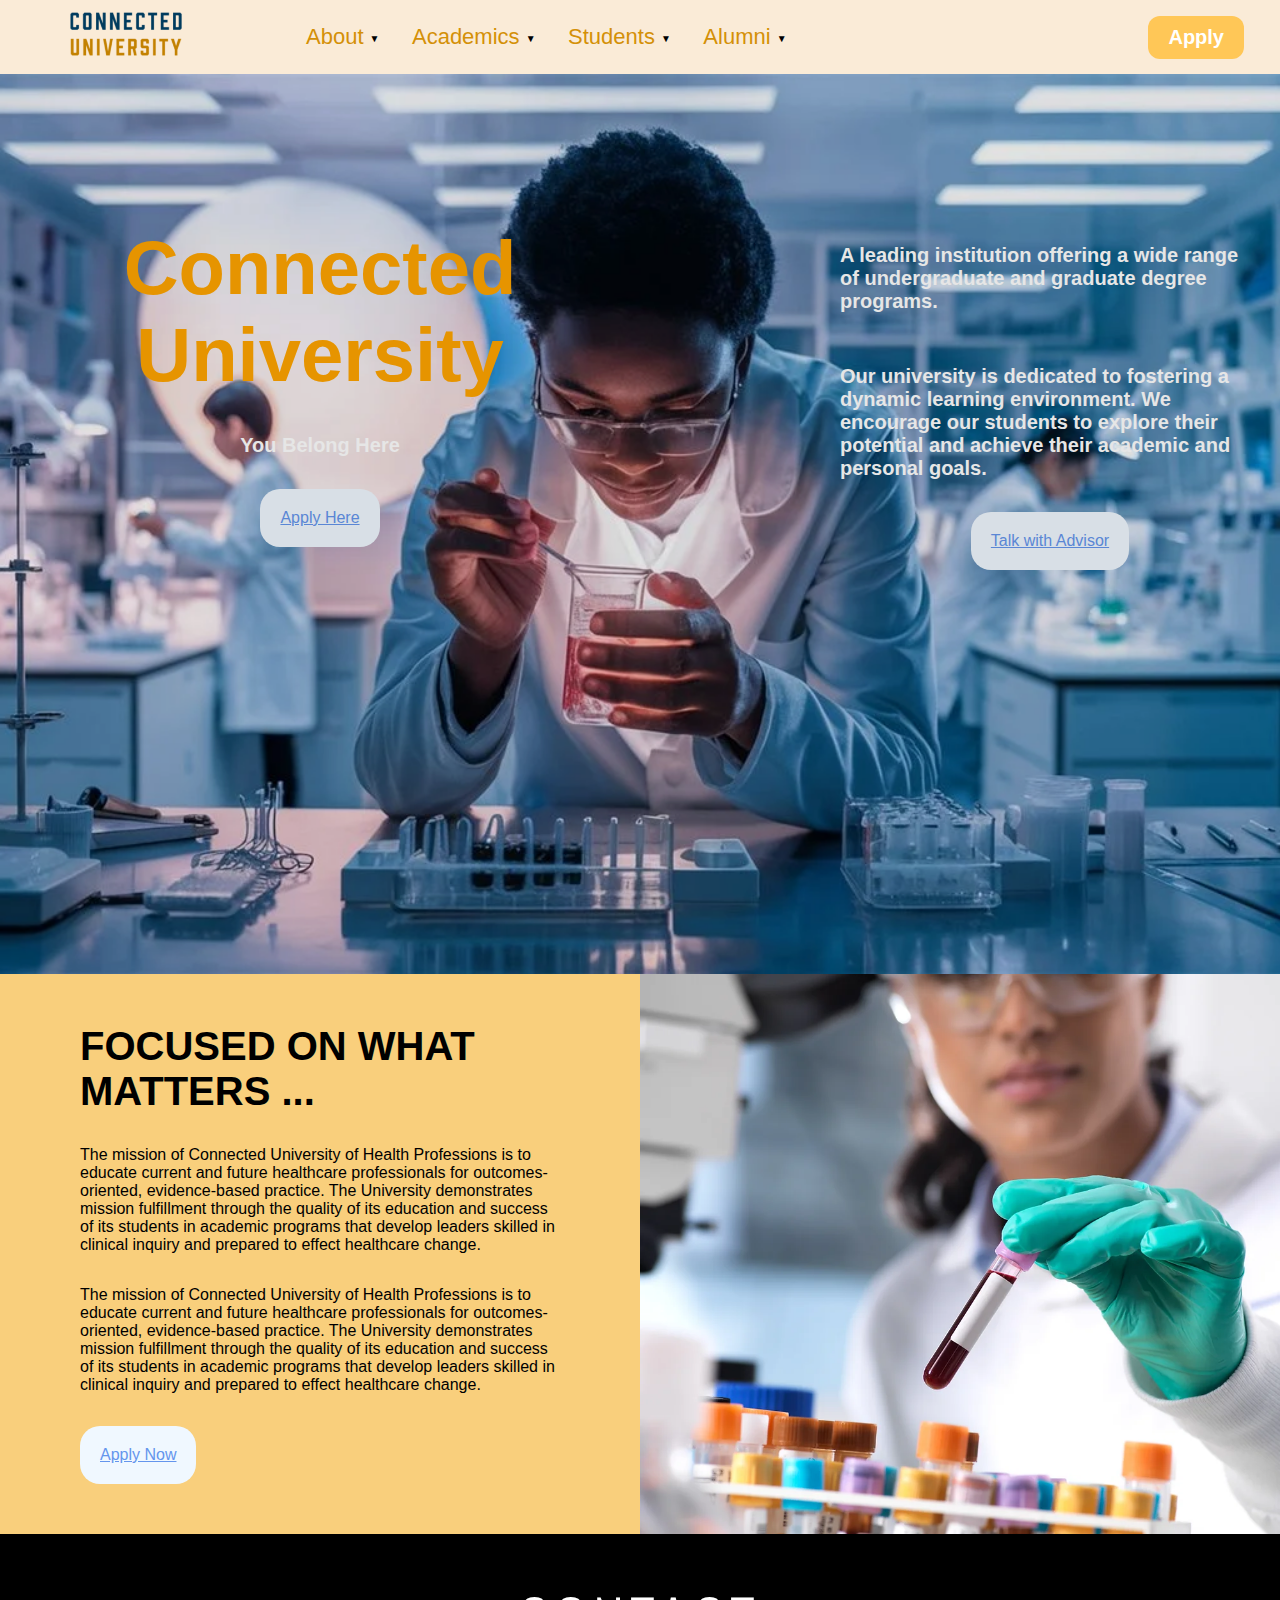
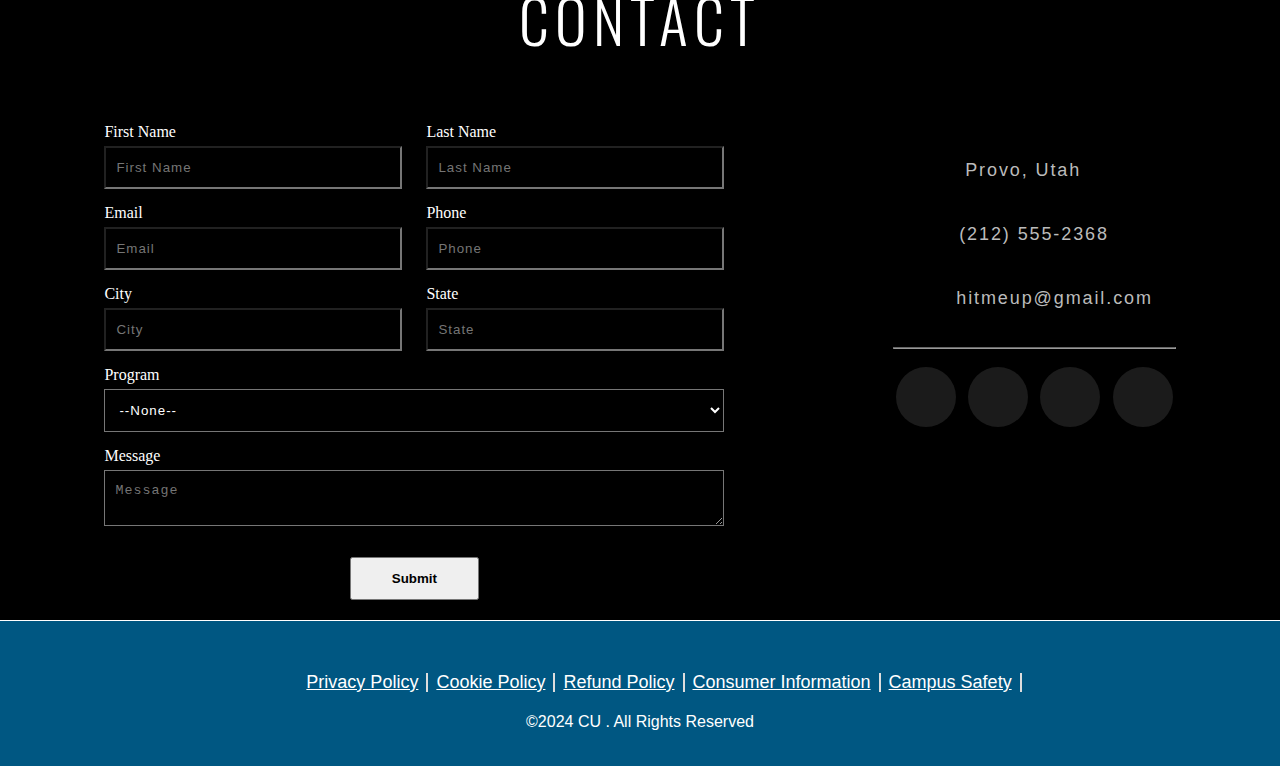
<file: index.html>
<!DOCTYPE html>
<html lang="en">
<head>
  <title>Home Page | Connected University</title>
  <link rel="icon" type="image/x-icon" href="./one.ico">
    <meta charset="UTF-8">
    <meta name="viewport" content="width=device-width, initial-scale=1.0">
    <title>Document</title>
    <link rel="stylesheet" href="./vasureq.css">
    <link href="https://fonts.googleapis.com/css?family=Oswald:200,400,700" rel="stylesheet">
    <!--<script src="./main.js" />-->
    <!-- Start of Async Drift Code -->
<script>
  "use strict";
  
  !function() {
    var t = window.driftt = window.drift = window.driftt || [];
    if (!t.init) {
      if (t.invoked) return void (window.console && console.error && console.error("Drift snippet included twice."));
      t.invoked = !0, t.methods = [ "identify", "config", "track", "reset", "debug", "show", "ping", "page", "hide", "off", "on" ], 
      t.factory = function(e) {
        return function() {
          var n = Array.prototype.slice.call(arguments);
          return n.unshift(e), t.push(n), t;
        };
      }, t.methods.forEach(function(e) {
        t[e] = t.factory(e);
      }), t.load = function(t) {
        var e = 3e5, n = Math.ceil(new Date() / e) * e, o = document.createElement("script");
        o.type = "text/javascript", o.async = !0, o.crossorigin = "anonymous", o.src = "https://js.driftt.com/include/" + n + "/" + t + ".js";
        var i = document.getElementsByTagName("script")[0];
        i.parentNode.insertBefore(o, i);
      };
    }
  }();
  drift.SNIPPET_VERSION = '0.3.1';
  drift.load('bz7xh28d8u7g');
  drift.on('ready', function() {drift.api.startInteraction({ interactionId: 391950 })});
  </script>
  <!-- End of Async Drift Code -->
 
</head>
<body>
    <div class="mainbody"  id="loadmainpage">
        <div class="navbar">
            <div class="nav-wrapper">
            <div class="navbar-1">
              <a href="#loadmainpage">
                <!--<img src="./one.ico" class="logo-1"/>-->
                <img src="./logo.png" class="logo" />
              </a></div>
            <nav class="navbar-2">
                <ul class="navbar-list">
                    <li class="navbar-list-item" data-target="nav-links-about">
                        About
                    </li>
                    <li class="navbar-list-item" data-target="nav-links-academics">
                        Academics
                    </li>
                    <li class="navbar-list-item" data-target="nav-links-students">
                        Students
                    </li>
                    <li class="navbar-list-item" data-target="nav-links-alumni">
                        Alumni
                    </li>
                </ul>
                <div class="nav-links-about nav-links">
                  <div class="nav-col">
                    <h3 class="nav-col-header">General</h3>
                    <a  href="https://samaikya10996.wixsite.com/mysite/s-projects-side-by-side" class="nav-link">About Connected Uni.</a>
                    <a  href="https://samaikya10996.wixsite.com/mysite/s-projects-side-by-side" class="nav-link">Campus Directory</a>
                    <a  href="https://samaikya10996.wixsite.com/mysite/s-projects-side-by-side" class="nav-link">Leadership</a>
                    <a  href="https://samaikya10996.wixsite.com/mysite/s-projects-side-by-side" class="nav-link">Office of the Presiddent</a>
                    <a  href="https://samaikya10996.wixsite.com/mysite/s-projects-side-by-side" class="nav-link">Founders</a>
                  </div>
                  <div class="nav-col">
                    <h3 class="nav-col-header">Information</h3>
                    <a  href="https://samaikya10996.wixsite.com/mysite/s-projects-side-by-side" class="nav-link">Accreditation</a>
                    <a  href="https://samaikya10996.wixsite.com/mysite/s-projects-side-by-side" class="nav-link">Campus Info & Safety</a>
                    <a  href="https://samaikya10996.wixsite.com/mysite/s-projects-side-by-side" class="nav-link">Consumer Information</a>
                    <a  href="https://samaikya10996.wixsite.com/mysite/s-projects-side-by-side" class="nav-link">Institutional <br>Effectiveness</a>
                    <a  href="https://samaikya10996.wixsite.com/mysite/s-projects-side-by-side" class="nav-link">Strategic Plan</a>


                  </div>
                  <div class="nav-col">
                    <h3 class="nav-col-header">News Center</h3>
                    <a  href="https://samaikya10996.wixsite.com/mysite/s-projects-side-by-side" class="nav-link">Blog</a>
                    <a  href="https://samaikya10996.wixsite.com/mysite/s-projects-side-by-side" class="nav-link">News</a>
                    <a  href="https://samaikya10996.wixsite.com/mysite/s-projects-side-by-side" class="nav-link">Summit Magzine</a>
                    
                  </div>

                  <div class="nav-col">
                    <h3 class="nav-col-header">Research</h3>
                    <a  href="https://samaikya10996.wixsite.com/mysite/s-projects-side-by-side" class="nav-link">Office of Research</a>
                    <a  href="https://samaikya10996.wixsite.com/mysite/s-projects-side-by-side" class="nav-link">Institutional Review Board</a>
                   
                  </div>

                </div>
                

          

                <div class="nav-links-academics nav-links">
                  <div class="nav-col">
                    <h3 class="nav-col-header">Departments</h3>
                    <a  href="https://samaikya10996.wixsite.com/mysite/s-projects-side-by-side" class="nav-link">Counseling</a>
                    <a  href="https://samaikya10996.wixsite.com/mysite/s-projects-side-by-side" class="nav-link">Health Sciences</a>
                    <a  href="https://samaikya10996.wixsite.com/mysite/s-projects-side-by-side" class="nav-link">Nursing</a>
                    <a  href="./degree.html" class="nav-link">Occupational Therapy</a>
                    <a  href="https://samaikya10996.wixsite.com/mysite/s-projects-side-by-side" class="nav-link">Optometry</a>
                    <a  href="https://samaikya10996.wixsite.com/mysite/s-projects-side-by-side" class="nav-link">Physical Therapy</a>
                    <a  href="https://samaikya10996.wixsite.com/mysite/s-projects-side-by-side" class="nav-link">Physician Assistant</a>
                    <a  href="https://samaikya10996.wixsite.com/mysite/s-projects-side-by-side" class="nav-link">Speech-Language Pathology</a>
                  </div>

                  <div class="nav-col">
                    <h3 class="nav-col-header">Degree Types</h3>
                    <a  href="./degree.html" class="nav-link">Masters Degrees</a>
                    <a  href="./Doctoral.html" class="nav-link">Doctoral Degrees</a>
                    <a  href="./degree.html" class="nav-link">Certificates</a>


                  </div>

                  <div class="nav-col">
                    <h3 class="nav-col-header">Resources</h3>
                    <a  href="./degree.html" class="nav-link">Continuing Education</a>
                    <a  href="./degree.html" class="nav-link">Faculty Directory</a>
                    <a  href="./degree.html" class="nav-link">Financial Aid</a>
                    <a  href="./degree.html" class="nav-link">Tution & Fees</a>
                    <a  href="./degree.html" class="nav-link">Referral Program</a>

                  </div>

                </div>

                <div class="nav-links-students nav-links">
                  <div class="nav-col">
                    <h3 class="nav-col-header">General</h3>
                    <a  href="https://samaikya10996.wixsite.com/mysite/s-projects-side-by-side" class="nav-link">Admissions</a>
                    <a  href="https://samaikya10996.wixsite.com/mysite/s-projects-side-by-side" class="nav-link">Financial Aid</a>
                    <a  href="https://samaikya10996.wixsite.com/mysite/s-projects-side-by-side" class="nav-link">Registrars Office</a>
                    <a  href="https://samaikya10996.wixsite.com/mysite/s-projects-side-by-side" class="nav-link">Student Affairs</a>
                    <a  href="https://samaikya10996.wixsite.com/mysite/s-projects-side-by-side" class="nav-link">RMU Store</a>
                  </div>

                  <div class="nav-col">
                    <h3 class="nav-col-header">Information</h3>
                    <a  href="https://samaikya10996.wixsite.com/mysite/s-projects-side-by-side" class="nav-link">Campus Safety</a>
                    <a  href="https://samaikya10996.wixsite.com/mysite/s-projects-side-by-side" class="nav-link">Faculty Directory</a>
                    <a  href="https://samaikya10996.wixsite.com/mysite/s-projects-side-by-side" class="nav-link">Tution & Fees</a>
                    <a  href="https://samaikya10996.wixsite.com/mysite/s-projects-side-by-side" class="nav-link">University Calender</a>
                  </div>

                  <div class="nav-col">
                    <h3 class="nav-col-header">Resources</h3>
                    <a  href="https://samaikya10996.wixsite.com/mysite/s-projects-side-by-side" class="nav-link">Library Resources</a>
                    <a  href="https://samaikya10996.wixsite.com/mysite/s-projects-side-by-side" class="nav-link">OKTA Dashboard</a>
                    <a  href="https://samaikya10996.wixsite.com/mysite/s-projects-side-by-side" class="nav-link">Pay Tution</a>
                    <a  href="https://samaikya10996.wixsite.com/mysite/s-projects-side-by-side" class="nav-link">Student Portal</a>
                    <a  href="https://samaikya10996.wixsite.com/mysite/s-projects-side-by-side" class="nav-link">Writing Center</a>

                  </div>

                </div>

                <div class="nav-links-alumni nav-links">
                  <div class="nav-col">
                    <h3 class="nav-col-header">General</h3>
                    <a  href="https://samaikya10996.wixsite.com/mysite/s-projects-side-by-side" class="nav-link">Alumni Association</a>
                    <a  href="https://samaikya10996.wixsite.com/mysite/s-projects-side-by-side" class="nav-link">Alumni Awards</a>

                  </div>

                  <div class="nav-col">
                    <h3 class="nav-col-header">Volunteer</h3>
                    <a  href="https://samaikya10996.wixsite.com/mysite/s-projects-side-by-side" class="nav-link">Give Back</a>
                    <a  href="https://samaikya10996.wixsite.com/mysite/s-projects-side-by-side" class="nav-link">Graduate <br>Ambassadors</a>
                    <a  href="https://samaikya10996.wixsite.com/mysite/s-projects-side-by-side" class="nav-link">Mentor a Student</a>

                  </div>
                  <div class="nav-col">
                    <h3 class="nav-col-header">Resources</h3>
                    <a  href="https://samaikya10996.wixsite.com/mysite/s-projects-side-by-side" class="nav-link">Alumni Job Board</a>
                    <a  href="https://samaikya10996.wixsite.com/mysite/s-projects-side-by-side" class="nav-link">Continuing Education</a>
                    <a  href="https://samaikya10996.wixsite.com/mysite/s-projects-side-by-side" class="nav-link">Referral Program</a>

                  </div>
                </div>


                <!-- <div class="offer">
                    <a href="https://samaikya10996.wixsite.com/mysite/s-projects-side-by-side" style="text-decoration:none;"> 
                        What We Offer
                    </a></div>
                <div class="blog">
                    <a href="#blog" style="text-decoration:none;"> 
                        Blog
                </a></div>
                <div class="contact">
                    <a href="#contactus" style="text-decoration:none;"> 

                    Contact Us
                </a></div> -->
            </nav>
            
            <a href="https://kjenison-240605-demo.my.site.com/admissions/s/" class="apply-btn">Apply</a>
    
            <!-- <div class="navbar-3">
               
               <button id="signup"> Sign Up</button>
               <a href="./project-loginpage.html" class="signnavbar">Sign Up</a>
            </div> -->
            </div>
    </div>
    <div class="main-content">
    <div class="bodypart">

 <div class="firstpart">
    <h1 class="firstpart-header">Connected University</h1>
    <p class="hero-section-text">You Belong Here</p>
    <a href="https://kjenison-240605-demo.my.site.com/admissions/s/" class="link-cta">Apply Here</a>
 </div> 
<div class="secondpart">
        <p class="hero-section-text">A leading institution offering a wide range of undergraduate and graduate degree programs.</p>
    
        <p class="hero-section-text">Our university is dedicated to fostering a dynamic learning environment. We encourage our students to explore their potential and achieve their academic and personal goals.</p>
        <a href="https://manikantatw.github.io/connectuniversity/degree.html#engage-all-bot-template-2303e348-d5e0c8cf" class="link-cta">Talk with Advisor</a>
    </div>

</div>

<div class="about-section">
    <div class="about-first">
        <h2 class="about-header">
            FOCUSED ON WHAT MATTERS ...
        </h2>
        <p class="about-text">
            The mission of Connected University of Health Professions is to educate current and future healthcare professionals for outcomes-oriented, evidence-based practice. The University demonstrates mission fulfillment through the quality of its education and success of its students in academic programs that develop leaders skilled in clinical inquiry and prepared to effect healthcare change.
        </p>
        <p class="about-text">
            The mission of Connected University of Health Professions is to educate current and future healthcare professionals for outcomes-oriented, evidence-based practice. The University demonstrates mission fulfillment through the quality of its education and success of its students in academic programs that develop leaders skilled in clinical inquiry and prepared to effect healthcare change.
        </p>
        <a href="https://kjenison-240605-demo.my.site.com/admissions/s/" class="link-cta">Apply Now</a>
    </div>
    <div class="about-second">

    </div>

</div>

<!--
<div class="signuppage" id="signpage">
<img src="https://cdn.robinhood.com/assets/generated_assets/brand/_next/static/images/intro-background@1x__a7e1489efad180ee10a6e4d50c56d857.png">
<div class="matter">
    <h2 class="login-header">Signin Investors</h2>
    <h4 class="login-header" id="h4tag"></h4>
    <!-- <h1> Join a New Generation <br>of Investors</h1> -->
    <!--
    <form class="loginpage">
        <table>
            <tr>
                <td>
                    <label> Username</label>
                </td>
                <td> 
                    <input type="text" id="username">
                </td>
            </tr>
            <tr> 
                <td>
                    <label> Password</label>
                </td>
                <td>
                    <input type="password" id="password">
                </td>
             </tr>
        </table>
        <div class="signin-ctas">
            <input style="border-radius:30px;"type="submit" value="Login" id="login1" />
            <a href="./project-loginpage.html" class="register-link"> Register</a>
        </div>
       
    </form>
    <!-- <a href="./project-loginpage.html" class="signup-link"> Sign up</a> -->
<!--
</div>
</div>
</div>
</div>
<script>
    
document.getElementById('login1').addEventListener('click', function(event){
    var usrname= document.getElementById('username').value;
    usrname=="samaikya@prudent.com"?alert(usrname+ " You entered right username"):alert(usrname + "You have entered wrong username");
});
let x=0;
switch(x){
    case 0:
    text='Welcome Sam';
    break;
    case 1:
    text="Are you new here?"
    break;
    default:
    text="No user found"
}
document.querySelector('#h4tag').innerHTML= text;

</script>

-->

<section id="contact">
  
    <h1 class="section-header">Contact</h1>
    
    <div class="contact-wrapper">
    
    <!-- Left contact page 
    https://webto.salesforce.com/servlet/servlet.WebToLead?encoding=UTF-8&orgId=00DHs000006oueE--> 
      
      <form id="contact-form" class="form-horizontal" role="form" action="https://webto.salesforce.com/servlet/servlet.WebToLead?encoding=UTF-8&orgId=00DHs000006oueE" method="POST">
        <input type=hidden name="oid" value="00DHs000006oueE">
        <input type=hidden name="retURL" value="https://manikantatw.github.io/connectuniversity/index.html">
        <input type="hidden" name="status" value="New" />
        <input type="hidden" name="lead_source" value="Website" />
      <!---<input type=hidden name="RecordTypeId" id="RecordTypeId" value="012Hs000000Xqs5IAC">-->

  
        <!-- <input type="hidden" name="debug" value=1>                             
        <input type="hidden" name="debugEmail" value="rmu-sf@prudentconsulting.com">   -->

<div class="form-group">
  <div class="col-sm-12">
    <label for="first_name">First Name</label>
    <input type="text" id="first_name" class="form-control" placeholder="First Name" name="first_name" required>
  </div>
</div>

        <div class="form-group">
          <div class="col-sm-12">
            <label for="last_name">Last Name</label>
            <input type="text" class="form-control" id="last_name" placeholder="Last Name" name="last_name" required>
          </div>
        </div>
        <div class="form-group">
          <div class="col-sm-12">
            <label for="email">Email</label>
            <input type="email" class="form-control" id="email" placeholder="Email" name="email" value="" required>

          </div>
        </div>

        <div class="form-group">
          <div class="col-sm-12">
            <label for="phone">Phone</label>
            <input type="text" class="form-control" id="phone" placeholder="Phone" name="phone">
          </div>
        </div>

        <div class="form-group">
          <div class="col-sm-12">
            <label for="city">City</label>
            <input type="text" class="form-control" id="city" placeholder="City" name="city" value="">
          </div>
        </div>

        <div class="form-group">
          <div class="col-sm-12">
            <label for="state">State</label>
            <input type="text" class="form-control" id="state" placeholder="State" name="state" value="">
          </div>
        </div>

     

      

      <!--- <div class="form-group form-group--full">
          <div class="col-sm-12">
            <label for="company">Company</label>
            <input type="text" class="form-control" id="company" placeholder="Company" name="company" >
          </div>
        </div>-->

        

       <div class="form-group form-group--full">
          <div class="col-sm-12">
            <label for="picklist">Program</label>
            <select class="form-control" id="00NHs00000siTeQ" placeholder="Picklist" name="00NHs00000siTeQ" value="" required>
              <option value="None">--None--</option>
              <option value="Health Sciences">Health Sciences</option>
              <option value="Occupational Therapy">Occupational Therapy</option>-1
              <option value="Physical Therapy">Physical Therapy</option>
              <option value="Physician Assistant">Physician Assistant</option>
              <option value="Speech Language Pathology">Speech Language Pathology</option>
              <option value="Nursing">Nursing</option>
              <option value="Optometry">Optometry</option>
              <option value="Counseling Assistant">Counseling Assistant</option>
              <option value="High School Program Assistant">High School Program Assistant</option>
              <option value="BA Business Administration Assistant">BA Business Administration Assistant</option>
              <option value="BA Comparative Literature Assistant">BA Comparative Literature Assistant</option>
              <option value="BA English">BA English</option>
              <option value="BA French Studies">BA French Studies</option>
              <option value="BA History">BA History</option>
              <option value="BS Applied Physics">BS Applied Physics</option>
              <option value="BSBA MIS">BSBA MIS</option>
              <option value="BS Biology">BS Biology</option>
              <option value="BS Chemistry">BS Chemistry</option>
              <option value="BS Communications">BS Communications</option>
              <option value="BS Economics">BS Economics</option> -1
              <option value="BS Engineering">BS Engineering</option>
              <option value="BS Environmental Science">BS Environmental Science</option>
              <option value="BS Mathematics">BS Mathematics</option>
              <option value="BS Physics">BS Physics</option>
              <option value="Cyber Security Certificate">Cyber Security Certificate</option>
              <option value="Cyber Security Certificate Curriculum Planning">Cyber Security Certificate Curriculum Planning</option>
              <option value="BA Theater">BA Theater</option>
              <option value="Elementary School Program">Elementary School Program</option>
              <option value="MS Applied Mathematics">MS Applied Mathematics</option>
              <option value="PhD Chemistry">PhD Chemistry</option>
              <option value="PhD English Literature">PhD English Literature</option>
              <option value="PhD Physics">PhD Physics</option>
              <option value="Promise Scholars">Promise Scholars</option>
              <option value="MA English Literature ">MA English Literature</option>
              <option value="MA History ">MA History</option>
              <option value="Middle School Program ">Middle School Program</option>
              <option value="Pre-School Program ">Pre-School Program</option>
              <option value="Undeclared ">Undeclared</option>
            </select>
          </div>
        </div>

        <div class="form-group form-group--full">
        <label for="description">Message</label>
        <textarea class="form-control"  placeholder="Message" name="description"></textarea>
        </div>
       <!--- <button class="send-button" id="submit" type="submit" value="SEND">SEND
        </button>-->
        
        
        <input type="submit" name="submit" class="form-submit">
      </form>

      <!-- <div id="thank_you">
        <p>Thanks for filling out the form!</p>
        <button data-dismiss="true" class="close-button">Close</button>
   </div> -->
      
    <!-- Left contact page --> 
      
        <div class="direct-contact-container">
  
          <ul class="contact-list">
            <li class="list-item"><i class="fa fa-map-marker fa-2x"><span class="contact-text place">Provo, Utah</span></i></li>
            
            <li class="list-item"><i class="fa fa-phone fa-2x"><span class="contact-text phone"><a href="tel:1-212-555-5555" title="Give me a call">(212) 555-2368</a></span></i></li>
            
            <li class="list-item"><i class="fa fa-envelope fa-2x"><span class="contact-text gmail"><a href="mailto:#" title="Send me an email">hitmeup@gmail.com</a></span></i></li>
            
          </ul>
  
          <hr>
          <ul class="social-media-list">
            <li><a href="#" target="_blank" class="contact-icon">
              <i class="fa fa-github" aria-hidden="true"></i></a>
            </li>
            <li><a href="#" target="_blank" class="contact-icon">
              <i class="fa fa-codepen" aria-hidden="true"></i></a>
            </li>
            <li><a href="#" target="_blank" class="contact-icon">
              <i class="fa fa-twitter" aria-hidden="true"></i></a>
            </li>
            <li><a href="#" target="_blank" class="contact-icon">
              <i class="fa fa-instagram" aria-hidden="true"></i></a>
            </li>       
          </ul>  
        </div>
      
    </div>

    <div class="footer">
      <ul class="footer-links">
        <li class="footer-link-list"><a href="#" class="footer-link">Privacy Policy</a></li>
        <li class="footer-link-list"><a href="#" class="footer-link">Cookie Policy</a></li>
        <li class="footer-link-list"><a href="#" class="footer-link">Refund Policy</a></li>
        <li class="footer-link-list"><a href="#" class="footer-link">Consumer Information</a></li>
        <li class="footer-link-list"><a href="#" class="footer-link">Campus Safety</a></li>
      </ul>

      <span class="footer-copyright">&copy;2024 CU . All Rights Reserved</span>

    </div>
    
  </section>  
    <script>


</script>
<script>
  function main () {
    let activeList = {};
document.querySelectorAll('.nav-links').forEach(item =>{
    item.addEventListener('mouseleave', hideLinks);
});

document.querySelectorAll('.navbar-list-item').forEach(item =>{
    item.addEventListener('mouseover', showLinks);
});

function hideLinks () {
    if(activeList.ele) {
        activeList.ele.classList.remove(`${activeList.clas}--active`);
    activeList.trigger.classList.remove('navbar-list-item--active');
    }
    
}

function showLinks (event) {
    hideLinks();
    event.currentTarget.classList.add('navbar-list-item--active');
    const targetElemClass = event.currentTarget.dataset.target;
    const targetElem = document.querySelector(`.${targetElemClass}`);
    activeList = {ele:targetElem, clas: targetElemClass, trigger: event.currentTarget}; 
    targetElem.classList.add(`${targetElemClass}--active`);
}

  const form = document.querySelector('form');
  form.addEventListener('submit', () => {
    window.sessionStorage.setItem('formSubmitted', true);
  });

  const checkFormSubmit = window.sessionStorage.getItem('formSubmitted');
  if(checkFormSubmit) {
    alert('Thank you for submitting the form!');
    window.sessionStorage.removeItem('formSubmitted');
  }

}
setTimeout(() => main(), 100);

</script>





</body>
</html>
</file>
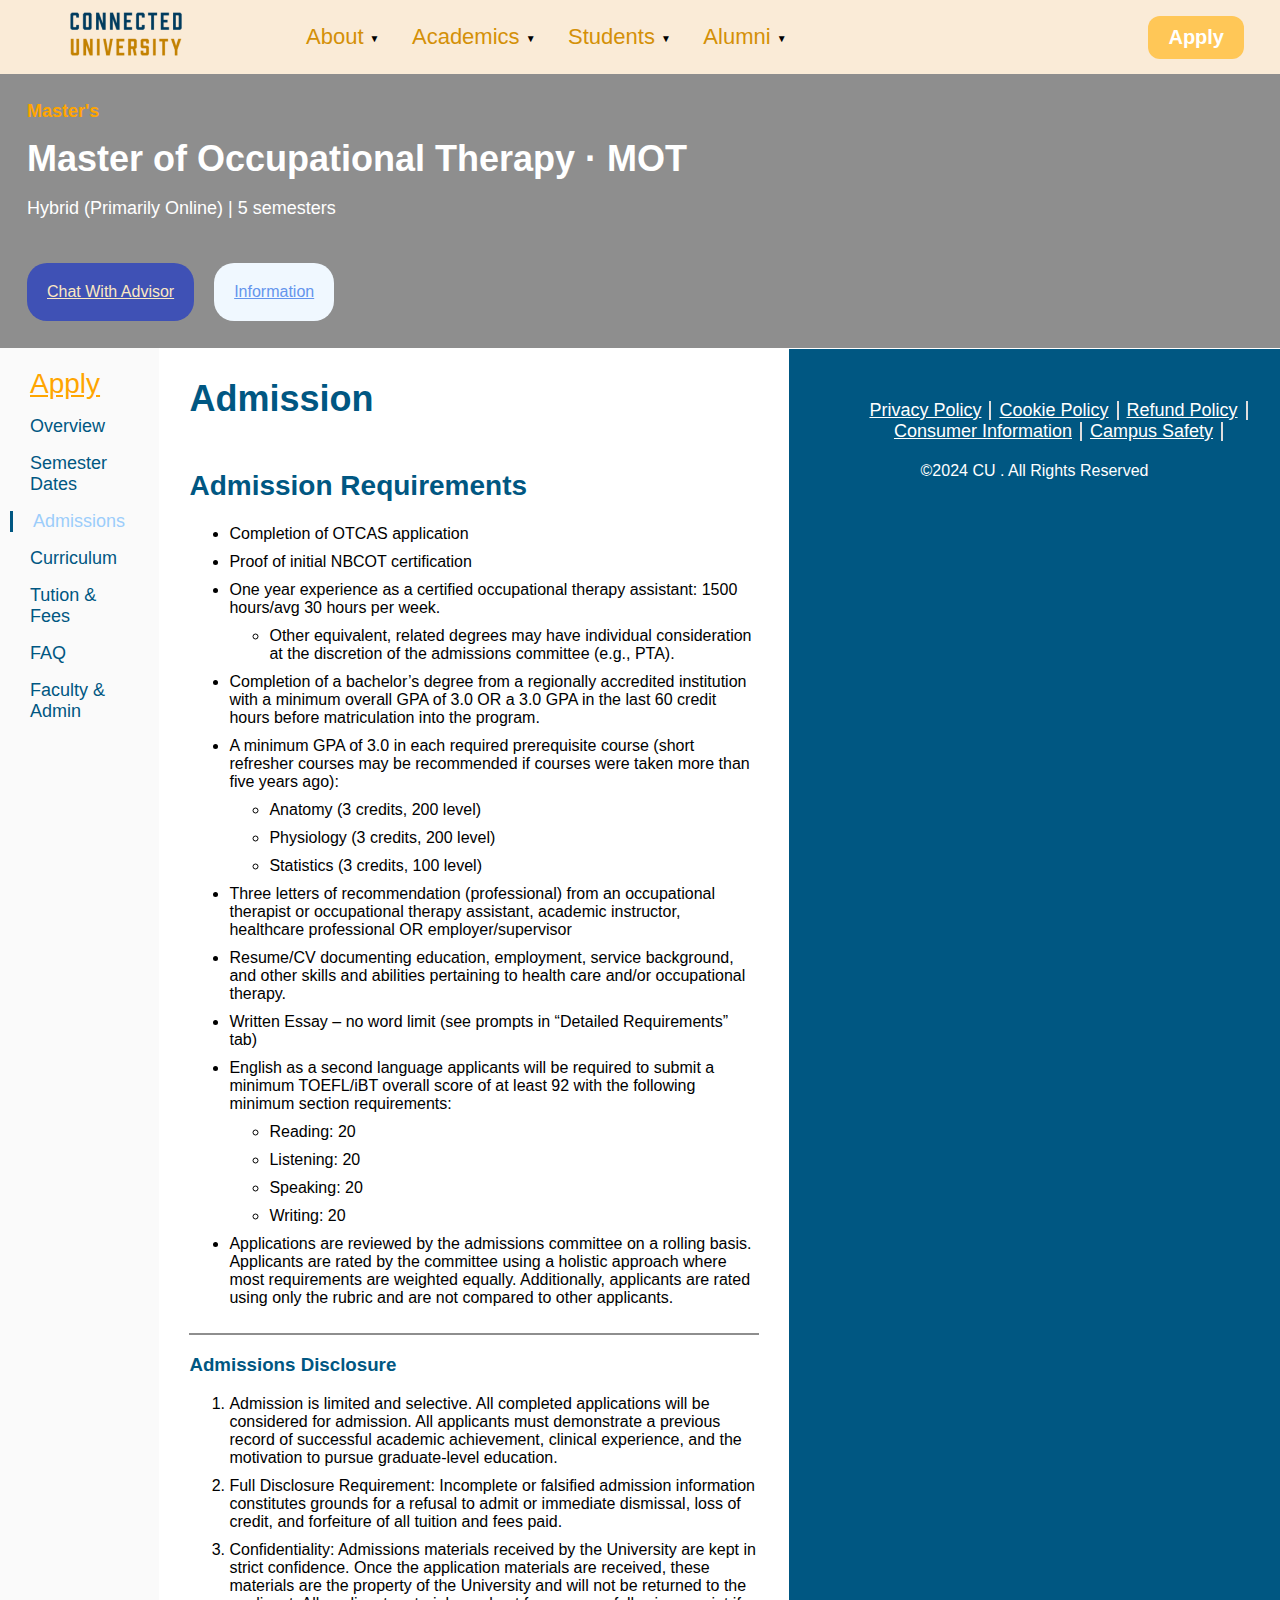
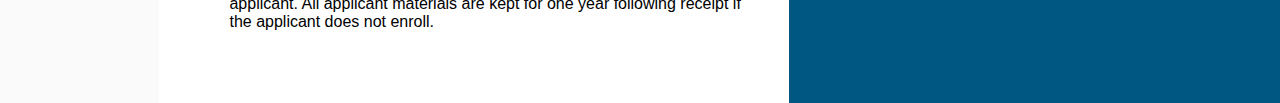
<file: Admissions.html>
<!DOCTYPE html>
<html lang="en">
<head>
  <title>Master's Degrees | Connected University</title>
  <link rel="icon" type="image/x-icon" href="./one.ico">
    <meta charset="UTF-8">
    <meta name="viewport" content="width=device-width, initial-scale=1.0">
    <title>Degree</title>
    <link rel="stylesheet" href="./vasureq.css">
    <link href="https://fonts.googleapis.com/css?family=Oswald:200,400,700" rel="stylesheet">
       <!--<script src="./main.js" />-->
    <!-- Start of Async Drift Code -->
<script>
    "use strict";
    
    !function() {
      var t = window.driftt = window.drift = window.driftt || [];
      if (!t.init) {
        if (t.invoked) return void (window.console && console.error && console.error("Drift snippet included twice."));
        t.invoked = !0, t.methods = [ "identify", "config", "track", "reset", "debug", "show", "ping", "page", "hide", "off", "on" ], 
        t.factory = function(e) {
          return function() {
            var n = Array.prototype.slice.call(arguments);
            return n.unshift(e), t.push(n), t;
          };
        }, t.methods.forEach(function(e) {
          t[e] = t.factory(e);
        }), t.load = function(t) {
          var e = 3e5, n = Math.ceil(new Date() / e) * e, o = document.createElement("script");
          o.type = "text/javascript", o.async = !0, o.crossorigin = "anonymous", o.src = "https://js.driftt.com/include/" + n + "/" + t + ".js";
          var i = document.getElementsByTagName("script")[0];
          i.parentNode.insertBefore(o, i);
        };
      }
    }();
    drift.SNIPPET_VERSION = '0.3.1';
    drift.load('bz7xh28d8u7g');
    drift.on('ready', function() {drift.api.startInteraction({ interactionId: 391950 })});
    </script>
    <!-- End of Async Drift Code -->
</head>
<body>
    <div class="mainbody"  id="loadmainpage">
        <div class="navbar">
            <div class="nav-wrapper">
            <div class="navbar-1">
              <a href="./index.html">
                <img src="./logo.png" class="logo" />
              </a></div>
            <nav class="navbar-2">
                <ul class="navbar-list">
                    <li class="navbar-list-item" data-target="nav-links-about">
                        About
                    </li>
                    <li class="navbar-list-item" data-target="nav-links-academics">
                        Academics
                    </li>
                    <li class="navbar-list-item" data-target="nav-links-students">
                        Students
                    </li>
                    <li class="navbar-list-item" data-target="nav-links-alumni">
                        Alumni
                    </li>
                </ul>
                <div class="nav-links-about nav-links">
                  <div class="nav-col">
                    <h3 class="nav-col-header">General</h3>
                    <a  href="https://samaikya10996.wixsite.com/mysite/s-projects-side-by-side" class="nav-link">About Connected Uni.</a>
                    <a  href="https://samaikya10996.wixsite.com/mysite/s-projects-side-by-side" class="nav-link">Campus Directory</a>
                    <a  href="https://samaikya10996.wixsite.com/mysite/s-projects-side-by-side" class="nav-link">Leadership</a>
                    <a  href="https://samaikya10996.wixsite.com/mysite/s-projects-side-by-side" class="nav-link">Office of the Presiddent</a>
                    <a  href="https://samaikya10996.wixsite.com/mysite/s-projects-side-by-side" class="nav-link">Founders</a>
                  </div>
                  <div class="nav-col">
                    <h3 class="nav-col-header">Information</h3>
                    <a  href="https://samaikya10996.wixsite.com/mysite/s-projects-side-by-side" class="nav-link">Accreditation</a>
                    <a  href="https://samaikya10996.wixsite.com/mysite/s-projects-side-by-side" class="nav-link">Campus Info & Safety</a>
                    <a  href="https://samaikya10996.wixsite.com/mysite/s-projects-side-by-side" class="nav-link">Consumer Information</a>
                    <a  href="https://samaikya10996.wixsite.com/mysite/s-projects-side-by-side" class="nav-link">Institutional <br>Effectiveness</a>
                    <a  href="https://samaikya10996.wixsite.com/mysite/s-projects-side-by-side" class="nav-link">Strategic Plan</a>

                  </div>

                <div class="nav-col">
                  <h3 class="nav-col-header">News Center</h3>
                  <a  href="https://samaikya10996.wixsite.com/mysite/s-projects-side-by-side" class="nav-link">Blog</a>
                  <a  href="https://samaikya10996.wixsite.com/mysite/s-projects-side-by-side" class="nav-link">News</a>
                  <a  href="https://samaikya10996.wixsite.com/mysite/s-projects-side-by-side" class="nav-link">Summit Magzine</a>
                  
                </div>

                <div class="nav-col">
                  <h3 class="nav-col-header">Research</h3>
                  <a  href="https://samaikya10996.wixsite.com/mysite/s-projects-side-by-side" class="nav-link">Office of Research</a>
                  <a  href="https://samaikya10996.wixsite.com/mysite/s-projects-side-by-side" class="nav-link">Institutional Review Board</a>
                 
                </div>


                </div>

                <div class="nav-links-academics nav-links">
                  <div class="nav-col">
                    <h3 class="nav-col-header">Departments</h3>
                    <a  href="https://samaikya10996.wixsite.com/mysite/s-projects-side-by-side" class="nav-link">Counseling</a>
                    <a  href="https://samaikya10996.wixsite.com/mysite/s-projects-side-by-side" class="nav-link">Health Sciences</a>
                    <a  href="https://samaikya10996.wixsite.com/mysite/s-projects-side-by-side" class="nav-link">Nursing</a>
                    <a  href="./degree.html" class="nav-link">Occupational Therapy</a>
                    <a  href="https://samaikya10996.wixsite.com/mysite/s-projects-side-by-side" class="nav-link">Optometry</a>
                    <a  href="https://samaikya10996.wixsite.com/mysite/s-projects-side-by-side" class="nav-link">Physical Therapy</a>
                    <a  href="https://samaikya10996.wixsite.com/mysite/s-projects-side-by-side" class="nav-link">Physician Assistant</a>
                    <a  href="https://samaikya10996.wixsite.com/mysite/s-projects-side-by-side" class="nav-link">Speech-Language Pathology</a>
                  </div>
                  <div class="nav-col">
                    <h3 class="nav-col-header">Degree Types</h3>
                    <a  href="./degree.html" class="nav-link">Masters Degrees</a>
                    <a  href="./Doctoral.html" class="nav-link">Doctoral Degrees</a>
                    <a  href="./degree.html" class="nav-link">Certificates</a>
                  </div>

                  <div class="nav-col">
                    <h3 class="nav-col-header">Resources</h3>
                    <a  href="./degree.html" class="nav-link">Continuing Education</a>
                    <a  href="./degree.html" class="nav-link">Faculty Directory</a>
                    <a  href="./degree.html" class="nav-link">Financial Aid</a>
                    <a  href="./degree.html" class="nav-link">Tution & Fees</a>
                    <a  href="./degree.html" class="nav-link">Referral Program</a>
                   </div>

                </div>

                <div class="nav-links-students nav-links">
                  <div class="nav-col">
                    <h3 class="nav-col-header">General</h3>
                   <a  href="https://samaikya10996.wixsite.com/mysite/s-projects-side-by-side" class="nav-link">Admissions</a>
                    <a  href="https://samaikya10996.wixsite.com/mysite/s-projects-side-by-side" class="nav-link">Financial Aid</a>
                    <a  href="https://samaikya10996.wixsite.com/mysite/s-projects-side-by-side" class="nav-link">Registrars Office</a>
                    <a  href="https://samaikya10996.wixsite.com/mysite/s-projects-side-by-side" class="nav-link">Student Affairs</a>
                    <a  href="https://samaikya10996.wixsite.com/mysite/s-projects-side-by-side" class="nav-link">RMU Store</a>
                  </div>
                  <div class="nav-col">
                    <h3 class="nav-col-header">Information</h3>
                    <a  href="https://samaikya10996.wixsite.com/mysite/s-projects-side-by-side" class="nav-link">Campus Safety</a>
                    <a  href="https://samaikya10996.wixsite.com/mysite/s-projects-side-by-side" class="nav-link">Faculty Directory</a>
                    <a  href="https://samaikya10996.wixsite.com/mysite/s-projects-side-by-side" class="nav-link">Tution & Fees</a>
                    <a  href="https://samaikya10996.wixsite.com/mysite/s-projects-side-by-side" class="nav-link">University Calender</a>
                  </div>
                </div>

                <div class="nav-links-alumni nav-links">
                  <div class="nav-col">
                    <h3 class="nav-col-header">General</h3>
                    <a  href="https://samaikya10996.wixsite.com/mysite/s-projects-side-by-side" class="nav-link">Alumni Association</a>
                    <a  href="https://samaikya10996.wixsite.com/mysite/s-projects-side-by-side" class="nav-link">Alumni Awards</a>
                  </div>
                  <div class="nav-col">
                    <h3 class="nav-col-header">Volunteer</h3>
                    <a  href="https://samaikya10996.wixsite.com/mysite/s-projects-side-by-side" class="nav-link">Give Back</a>
                    <a  href="https://samaikya10996.wixsite.com/mysite/s-projects-side-by-side" class="nav-link">Graduate <br>Ambassadors</a>
                    <a  href="https://samaikya10996.wixsite.com/mysite/s-projects-side-by-side" class="nav-link">Mentor a Student</a>
                  </div>
                </div>


                <!-- <div class="offer">
                    <a href="https://samaikya10996.wixsite.com/mysite/s-projects-side-by-side" style="text-decoration:none;"> 
                        What We Offer
                    </a></div>
                <div class="blog">
                    <a href="#blog" style="text-decoration:none;"> 
                        Blog
                </a></div>
                <div class="contact">
                    <a href="#contactus" style="text-decoration:none;"> 

                    Contact Us
                </a></div> -->
            </nav>
            
            <a href="https://kjenison-240605-demo.my.site.com/admissions/s/" class="apply-btn">Apply</a>
    
            <!-- <div class="navbar-3">
               
               <button id="signup"> Sign Up</button>
               <a href="./project-loginpage.html" class="signnavbar">Sign Up</a>
            </div> -->
            </div>
    </div>
</div>  


<div class="prog-main">
    <h2 class="prog-callout">Master's</h2>
    <h1 class="prog-header">Master of Occupational Therapy · MOT</h1>
    <p class="prog-text">Hybrid (Primarily Online) | 5 semesters</p>
    <div class="prog-ctas">
        <a href="https://manikantatw.github.io/connectuniversity/degree.html#engage-all-bot-template-2303e348-d5e0c8cf" class="link-btn">Chat With Advisor</a>
        <a href="#" class="link-cta">Information</a>
    </div>
</div>

<div class="prog-details">
    <div class="prog-actions">
        <a href="https://kjenison-240605-demo.my.site.com/admissions/s/" class="link-app">Apply</a>
        <a href="./program.html" class="link">Overview</a>
        <a href="./semesterDates.Html" class="link">Semester Dates</a>
        <a href="#" class="link link--active">Admissions</a>
        <a href="./Cirriculum.html" class="link">Curriculum</a>
        <a href="./Tution&Fees.html" class="link">Tution & Fees</a>
        <a href="./FAQ.html" class="link">FAQ</a>
        <a href="./faculty.html" class="link">Faculty & Admin</a>
    </div>
  <div class="prog-content">
    <div class="prog-intro">
        <h1 class="prog-intro-header">Admission  </h1>
        
    </div>

    <h2 class="prog-cards-title">Admission Requirements</h2>

    <div class ="element-widget"></div>
    <ul> 
    <li style="padding-bottom: 10px;"> Completion of OTCAS application</li>
    <li style="padding-bottom: 10px;"> Proof of initial NBCOT certification</li>
    <li style="padding-bottom: 10px;">One year experience as a certified occupational therapy assistant: 1500 hours/avg 30 hours per week.</li>
    <ul>
        <li style="padding-bottom: 10px;">Other equivalent, related degrees may have individual consideration at the discretion of the admissions committee (e.g., PTA). </li>
      
      </ul>
      <li style="padding-bottom: 10px;"> Completion of a bachelor’s degree from a regionally accredited institution with a minimum overall GPA of 3.0 OR a 3.0 GPA in the last 60 credit hours before matriculation into the program.</li>
      <li style="padding-bottom: 10px;"> A minimum GPA of 3.0 in each required prerequisite course (short refresher courses may be recommended if courses were taken more than five years ago):</li>
      <ul>
        <li  style="padding-bottom: 10px;">Anatomy (3 credits, 200 level)</li>
        <li  style="padding-bottom: 10px;">Physiology (3 credits, 200 level)</li>
        <li  style="padding-bottom: 10px;">Statistics (3 credits, 100 level)</li>
      </ul>
<li style="padding-bottom: 10px;">Three letters of recommendation (professional) from an occupational therapist or occupational therapy assistant, academic instructor, healthcare professional OR employer/supervisor</li>
<li style="padding-bottom: 10px;"> Resume/CV documenting education, employment, service background, and other skills and abilities pertaining to health care and/or occupational therapy. </li>
<li style="padding-bottom: 10px;">Written Essay – no word limit (see prompts in “Detailed Requirements” tab)</li>
<li style="padding-bottom: 10px;">English as a second language applicants will be required to submit a minimum TOEFL/iBT overall score of at least 92 with the following minimum section requirements:</li>

<ul>
    <li  style="padding-bottom: 10px;">Reading: 20</li>
    <li  style="padding-bottom: 10px;">Listening: 20</li>
    <li  style="padding-bottom: 10px;">Speaking: 20</li>
    <li  style="padding-bottom: 10px;">Writing: 20</li>
  </ul>

  <li style="padding-bottom: 10px;"> Applications are reviewed by the admissions committee on a rolling basis. Applicants are rated by the committee using a holistic approach where most requirements are weighted equally. Additionally, applicants are rated using only the rubric and are not compared to other applicants. </li>

</ul>
<div class="prog-container">
    <div class="prog-card">
<h3 style="color: rgb(0, 87, 130)"> Admissions Disclosure</h3>
<ol>
    <li style="padding-bottom: 10px;">Admission is limited and selective. All completed applications will be considered for admission.  All applicants must demonstrate a previous record of successful academic achievement, clinical experience, and the motivation to pursue graduate-level education.</li>
    <li style="padding-bottom: 10px;">Full Disclosure Requirement: Incomplete or falsified admission information constitutes grounds for a refusal to admit or immediate dismissal, loss of credit, and forfeiture of all tuition and fees paid.</li>
    <li style="padding-bottom: 10px;">Confidentiality: Admissions materials received by the University are kept in strict confidence. Once the application materials are received, these materials are the property of the University and will not be returned to the applicant. All applicant materials are kept for one year following receipt if the applicant does not enroll.</li>
</ol>


</div>
  </div>
</div>
<div class="footer">
    <ul class="footer-links">
      <li class="footer-link-list"><a href="#" class="footer-link">Privacy Policy</a></li>
      <li class="footer-link-list"><a href="#" class="footer-link">Cookie Policy</a></li>
      <li class="footer-link-list"><a href="#" class="footer-link">Refund Policy</a></li>
      <li class="footer-link-list"><a href="#" class="footer-link">Consumer Information</a></li>
      <li class="footer-link-list"><a href="#" class="footer-link">Campus Safety</a></li>
    </ul>

    <span class="footer-copyright">&copy;2024 CU . All Rights Reserved</span>

  </div>
<script>
  function main () {
    let activeList = {};
document.querySelectorAll('.nav-links').forEach(item =>{
    item.addEventListener('mouseleave', hideLinks);
});

document.querySelectorAll('.navbar-list-item').forEach(item =>{
    item.addEventListener('mouseover', showLinks);
});

function hideLinks () {
    if(activeList.ele) {
        activeList.ele.classList.remove(`${activeList.clas}--active`);
    activeList.trigger.classList.remove('navbar-list-item--active');
    }
    
}

function showLinks (event) {
    hideLinks();
    event.currentTarget.classList.add('navbar-list-item--active');
    const targetElemClass = event.currentTarget.dataset.target;
    const targetElem = document.querySelector(`.${targetElemClass}`);
    activeList = {ele:targetElem, clas: targetElemClass, trigger: event.currentTarget}; 
    targetElem.classList.add(`${targetElemClass}--active`);
}
}
setTimeout(() => main(), 100);

</script>

</body>
</html>
</file>
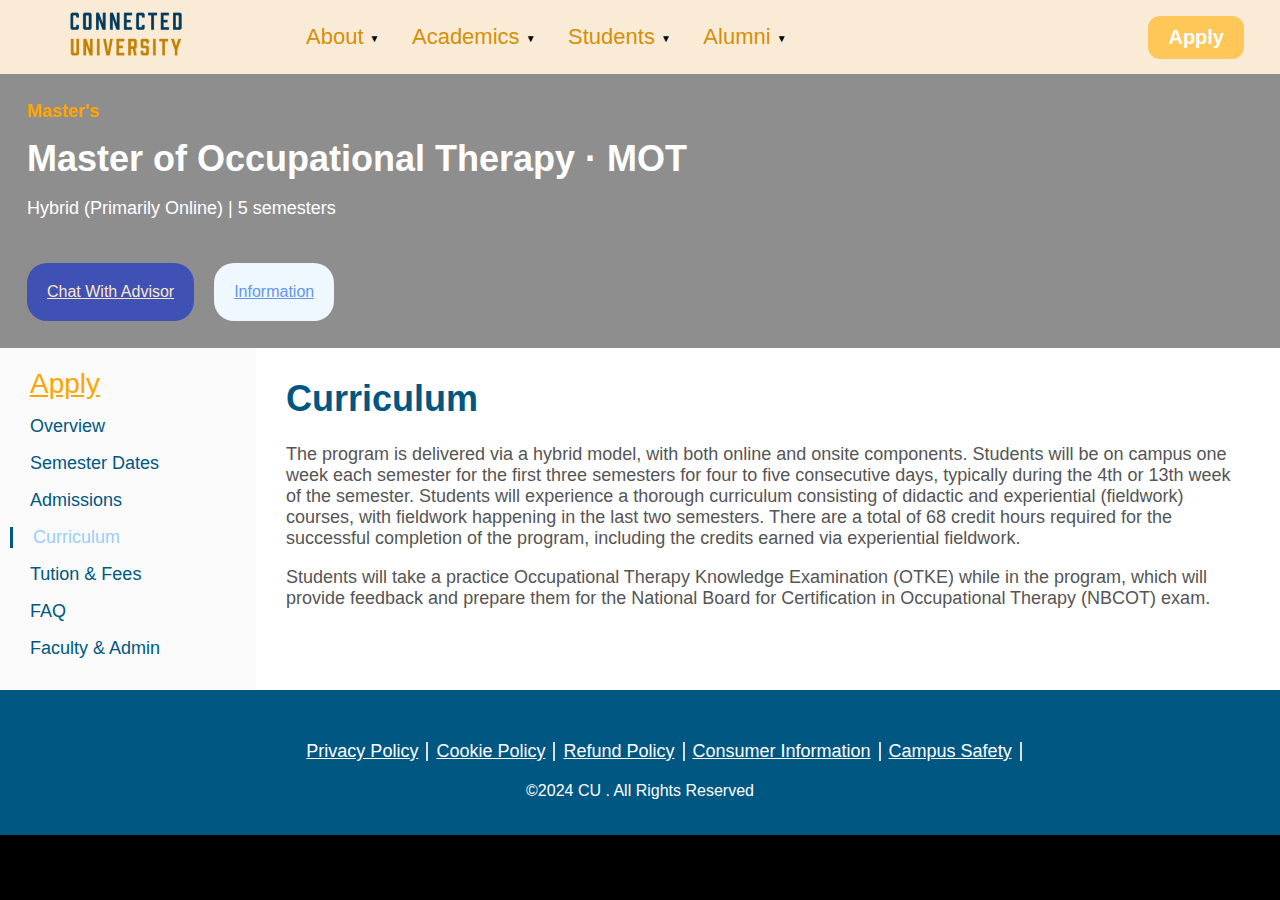
<file: Cirriculum.html>
<!DOCTYPE html>
<html lang="en">
<head>
  <title>Master's Degrees | Connected University</title>
  <link rel="icon" type="image/x-icon" href="./one.ico">
    <meta charset="UTF-8">
    <meta name="viewport" content="width=device-width, initial-scale=1.0">
    <title>Degree</title>
    <link rel="stylesheet" href="./vasureq.css">
    <link href="https://fonts.googleapis.com/css?family=Oswald:200,400,700" rel="stylesheet">
     <!--  <script src="./main.js" />-->
    <!-- Start of Async Drift Code -->
<script>
    "use strict";
    
    !function() {
      var t = window.driftt = window.drift = window.driftt || [];
      if (!t.init) {
        if (t.invoked) return void (window.console && console.error && console.error("Drift snippet included twice."));
        t.invoked = !0, t.methods = [ "identify", "config", "track", "reset", "debug", "show", "ping", "page", "hide", "off", "on" ], 
        t.factory = function(e) {
          return function() {
            var n = Array.prototype.slice.call(arguments);
            return n.unshift(e), t.push(n), t;
          };
        }, t.methods.forEach(function(e) {
          t[e] = t.factory(e);
        }), t.load = function(t) {
          var e = 3e5, n = Math.ceil(new Date() / e) * e, o = document.createElement("script");
          o.type = "text/javascript", o.async = !0, o.crossorigin = "anonymous", o.src = "https://js.driftt.com/include/" + n + "/" + t + ".js";
          var i = document.getElementsByTagName("script")[0];
          i.parentNode.insertBefore(o, i);
        };
      }
    }();
    drift.SNIPPET_VERSION = '0.3.1';
    drift.load('bz7xh28d8u7g');
drift.on('ready', function() {drift.api.startInteraction({ interactionId: 391950 })});
    </script>
    <!-- End of Async Drift Code -->
</head>
<body>
    <div class="mainbody"  id="loadmainpage">
        <div class="navbar">
            <div class="nav-wrapper">
            <div class="navbar-1">
              <a href="./index.html">
                <img src="./logo.png" class="logo" />
              </a></div>
            <nav class="navbar-2">
                <ul class="navbar-list">
                    <li class="navbar-list-item" data-target="nav-links-about">
                        About
                    </li>
                    <li class="navbar-list-item" data-target="nav-links-academics">
                        Academics
                    </li>
                    <li class="navbar-list-item" data-target="nav-links-students">
                        Students
                    </li>
                    <li class="navbar-list-item" data-target="nav-links-alumni">
                        Alumni
                    </li>
                </ul>
                <div class="nav-links-about nav-links">
                  <div class="nav-col">
                    <h3 class="nav-col-header">General</h3>
                    <a  href="https://samaikya10996.wixsite.com/mysite/s-projects-side-by-side" class="nav-link">About Connected Uni.</a>
                    <a  href="https://samaikya10996.wixsite.com/mysite/s-projects-side-by-side" class="nav-link">Campus Directory</a>
                    <a  href="https://samaikya10996.wixsite.com/mysite/s-projects-side-by-side" class="nav-link">Leadership</a>
                    <a  href="https://samaikya10996.wixsite.com/mysite/s-projects-side-by-side" class="nav-link">Office of the Presiddent</a>
                    <a  href="https://samaikya10996.wixsite.com/mysite/s-projects-side-by-side" class="nav-link">Founders</a>
                  </div>
                  <div class="nav-col">
                    <h3 class="nav-col-header">Information</h3>
                    <a  href="https://samaikya10996.wixsite.com/mysite/s-projects-side-by-side" class="nav-link">Accreditation</a>
                    <a  href="https://samaikya10996.wixsite.com/mysite/s-projects-side-by-side" class="nav-link">Campus Info & Safety</a>
                    <a  href="https://samaikya10996.wixsite.com/mysite/s-projects-side-by-side" class="nav-link">Consumer Information</a>
                    <a  href="https://samaikya10996.wixsite.com/mysite/s-projects-side-by-side" class="nav-link">Institutional <br>Effectiveness</a>
                    <a  href="https://samaikya10996.wixsite.com/mysite/s-projects-side-by-side" class="nav-link">Strategic Plan</a>

                  </div>

                <div class="nav-col">
                  <h3 class="nav-col-header">News Center</h3>
                  <a  href="https://samaikya10996.wixsite.com/mysite/s-projects-side-by-side" class="nav-link">Blog</a>
                  <a  href="https://samaikya10996.wixsite.com/mysite/s-projects-side-by-side" class="nav-link">News</a>
                  <a  href="https://samaikya10996.wixsite.com/mysite/s-projects-side-by-side" class="nav-link">Summit Magzine</a>
                  
                </div>

                <div class="nav-col">
                  <h3 class="nav-col-header">Research</h3>
                  <a  href="https://samaikya10996.wixsite.com/mysite/s-projects-side-by-side" class="nav-link">Office of Research</a>
                  <a  href="https://samaikya10996.wixsite.com/mysite/s-projects-side-by-side" class="nav-link">Institutional Review Board</a>
                 
                </div>


                </div>

                <div class="nav-links-academics nav-links">
                  <div class="nav-col">
                    <h3 class="nav-col-header">Departments</h3>
                    <a  href="https://samaikya10996.wixsite.com/mysite/s-projects-side-by-side" class="nav-link">Counseling</a>
                    <a  href="https://samaikya10996.wixsite.com/mysite/s-projects-side-by-side" class="nav-link">Health Sciences</a>
                    <a  href="https://samaikya10996.wixsite.com/mysite/s-projects-side-by-side" class="nav-link">Nursing</a>
                    <a  href="./degree.html" class="nav-link">Occupational Therapy</a>
                    <a  href="https://samaikya10996.wixsite.com/mysite/s-projects-side-by-side" class="nav-link">Optometry</a>
                    <a  href="https://samaikya10996.wixsite.com/mysite/s-projects-side-by-side" class="nav-link">Physical Therapy</a>
                    <a  href="https://samaikya10996.wixsite.com/mysite/s-projects-side-by-side" class="nav-link">Physician Assistant</a>
                    <a  href="https://samaikya10996.wixsite.com/mysite/s-projects-side-by-side" class="nav-link">Speech-Language Pathology</a>
                  </div>
                  <div class="nav-col">
                    <h3 class="nav-col-header">Degree Types</h3>
                    <a  href="./degree.html" class="nav-link">Masters Degrees</a>
                    <a  href="./Doctoral.html" class="nav-link">Doctoral Degrees</a>
                    <a  href="./degree.html" class="nav-link">Certificates</a>
                  </div>

                  <div class="nav-col">
                    <h3 class="nav-col-header">Resources</h3>
                    <a  href="./degree.html" class="nav-link">Continuing Education</a>
                    <a  href="./degree.html" class="nav-link">Faculty Directory</a>
                    <a  href="./degree.html" class="nav-link">Financial Aid</a>
                    <a  href="./degree.html" class="nav-link">Tution & Fees</a>
                    <a  href="./degree.html" class="nav-link">Referral Program</a>
                   </div>

                </div>

                <div class="nav-links-students nav-links">
                  <div class="nav-col">
                    <h3 class="nav-col-header">General</h3>
                   <a  href="https://samaikya10996.wixsite.com/mysite/s-projects-side-by-side" class="nav-link">Admissions</a>
                    <a  href="https://samaikya10996.wixsite.com/mysite/s-projects-side-by-side" class="nav-link">Financial Aid</a>
                    <a  href="https://samaikya10996.wixsite.com/mysite/s-projects-side-by-side" class="nav-link">Registrars Office</a>
                    <a  href="https://samaikya10996.wixsite.com/mysite/s-projects-side-by-side" class="nav-link">Student Affairs</a>
                    <a  href="https://samaikya10996.wixsite.com/mysite/s-projects-side-by-side" class="nav-link">RMU Store</a>
                  </div>
                  <div class="nav-col">
                    <h3 class="nav-col-header">Information</h3>
                    <a  href="https://samaikya10996.wixsite.com/mysite/s-projects-side-by-side" class="nav-link">Campus Safety</a>
                    <a  href="https://samaikya10996.wixsite.com/mysite/s-projects-side-by-side" class="nav-link">Faculty Directory</a>
                    <a  href="https://samaikya10996.wixsite.com/mysite/s-projects-side-by-side" class="nav-link">Tution & Fees</a>
                    <a  href="https://samaikya10996.wixsite.com/mysite/s-projects-side-by-side" class="nav-link">University Calender</a>
                  </div>
                </div>

                <div class="nav-links-alumni nav-links">
                  <div class="nav-col">
                    <h3 class="nav-col-header">General</h3>
                    <a  href="https://samaikya10996.wixsite.com/mysite/s-projects-side-by-side" class="nav-link">Alumni Association</a>
                    <a  href="https://samaikya10996.wixsite.com/mysite/s-projects-side-by-side" class="nav-link">Alumni Awards</a>
                  </div>
                  <div class="nav-col">
                    <h3 class="nav-col-header">Volunteer</h3>
                    <a  href="https://samaikya10996.wixsite.com/mysite/s-projects-side-by-side" class="nav-link">Give Back</a>
                    <a  href="https://samaikya10996.wixsite.com/mysite/s-projects-side-by-side" class="nav-link">Graduate <br>Ambassadors</a>
                    <a  href="https://samaikya10996.wixsite.com/mysite/s-projects-side-by-side" class="nav-link">Mentor a Student</a>
                  </div>
                </div>


                <!-- <div class="offer">
                    <a href="https://samaikya10996.wixsite.com/mysite/s-projects-side-by-side" style="text-decoration:none;"> 
                        What We Offer
                    </a></div>
                <div class="blog">
                    <a href="#blog" style="text-decoration:none;"> 
                        Blog
                </a></div>
                <div class="contact">
                    <a href="#contactus" style="text-decoration:none;"> 

                    Contact Us
                </a></div> -->
            </nav>
            
            <a href="https://kjenison-240605-demo.my.site.com/admissions/s/" class="apply-btn">Apply</a>
    
            <!-- <div class="navbar-3">
               
               <button id="signup"> Sign Up</button>
               <a href="./project-loginpage.html" class="signnavbar">Sign Up</a>
            </div> -->
            </div>
    </div>
</div>  


<div class="prog-main">
    <h2 class="prog-callout">Master's</h2>
    <h1 class="prog-header">Master of Occupational Therapy · MOT</h1>
    <p class="prog-text">Hybrid (Primarily Online) | 5 semesters</p>
    <div class="prog-ctas">
        <a href="https://manikantatw.github.io/connectuniversity/degree.html#engage-all-bot-template-2303e348-d5e0c8cf" class="link-btn">Chat With Advisor</a>
        <a href="/" class="link-cta">Information</a>
    </div>
</div>

<div class="prog-details">
    <div class="prog-actions">
        <a href="https://kjenison-240605-demo.my.site.com/admissions/s/" class="link-app">Apply</a>
        <a href="./program.html" class="link">Overview</a>
        <a href="./semesterDates.Html" class="link">Semester Dates</a>
        <a href="./Admissions.html" class="link">Admissions</a>
        <a href="./Cirriculum.html"class="link link--active">Curriculum</a>
        <a href="./Tution&Fees.html" class="link">Tution & Fees</a>
        <a href="./FAQ.html" class="link">FAQ</a>
        <a href="./faculty.html" class="link">Faculty & Admin</a>
    </div>
  <div class="prog-content">
    <div class="prog-intro">
        <h1 class="prog-intro-header">Curriculum</h1>
        <p class="prog-intro-text">The program is delivered via a hybrid model, with both online and onsite components. Students will be on campus one week each semester for the first three 
            semesters for four to five consecutive days, typically during the 4th or 13th week of the semester. Students will experience a thorough curriculum consisting of didactic and experiential 
            (fieldwork) courses, with fieldwork happening in the last two semesters. There are a total of 68 credit hours required for the successful completion of the program, including the credits earned via experiential fieldwork.</p>
        <p class="prog-intro-text">Students will take a practice Occupational Therapy Knowledge Examination (OTKE) while in the program, which will provide feedback and prepare them for the National Board for Certification in Occupational Therapy (NBCOT) exam.</p>
    </div>

  </div>
</div>
<div class="footer">
    <ul class="footer-links">
      <li class="footer-link-list"><a href="#" class="footer-link">Privacy Policy</a></li>
      <li class="footer-link-list"><a href="#" class="footer-link">Cookie Policy</a></li>
      <li class="footer-link-list"><a href="#" class="footer-link">Refund Policy</a></li>
      <li class="footer-link-list"><a href="#" class="footer-link">Consumer Information</a></li>
      <li class="footer-link-list"><a href="#" class="footer-link">Campus Safety</a></li>
    </ul>

    <span class="footer-copyright">&copy;2024 CU . All Rights Reserved</span>

  </div>
<script>
  function main () {
    let activeList = {};
document.querySelectorAll('.nav-links').forEach(item =>{
    item.addEventListener('mouseleave', hideLinks);
});

document.querySelectorAll('.navbar-list-item').forEach(item =>{
    item.addEventListener('mouseover', showLinks);
});

function hideLinks () {
    if(activeList.ele) {
        activeList.ele.classList.remove(`${activeList.clas}--active`);
    activeList.trigger.classList.remove('navbar-list-item--active');
    }
    
}

function showLinks (event) {
    hideLinks();
    event.currentTarget.classList.add('navbar-list-item--active');
    const targetElemClass = event.currentTarget.dataset.target;
    const targetElem = document.querySelector(`.${targetElemClass}`);
    activeList = {ele:targetElem, clas: targetElemClass, trigger: event.currentTarget}; 
    targetElem.classList.add(`${targetElemClass}--active`);
}
}
setTimeout(() => main(), 100);

</script>

</body>
</html>
</file>
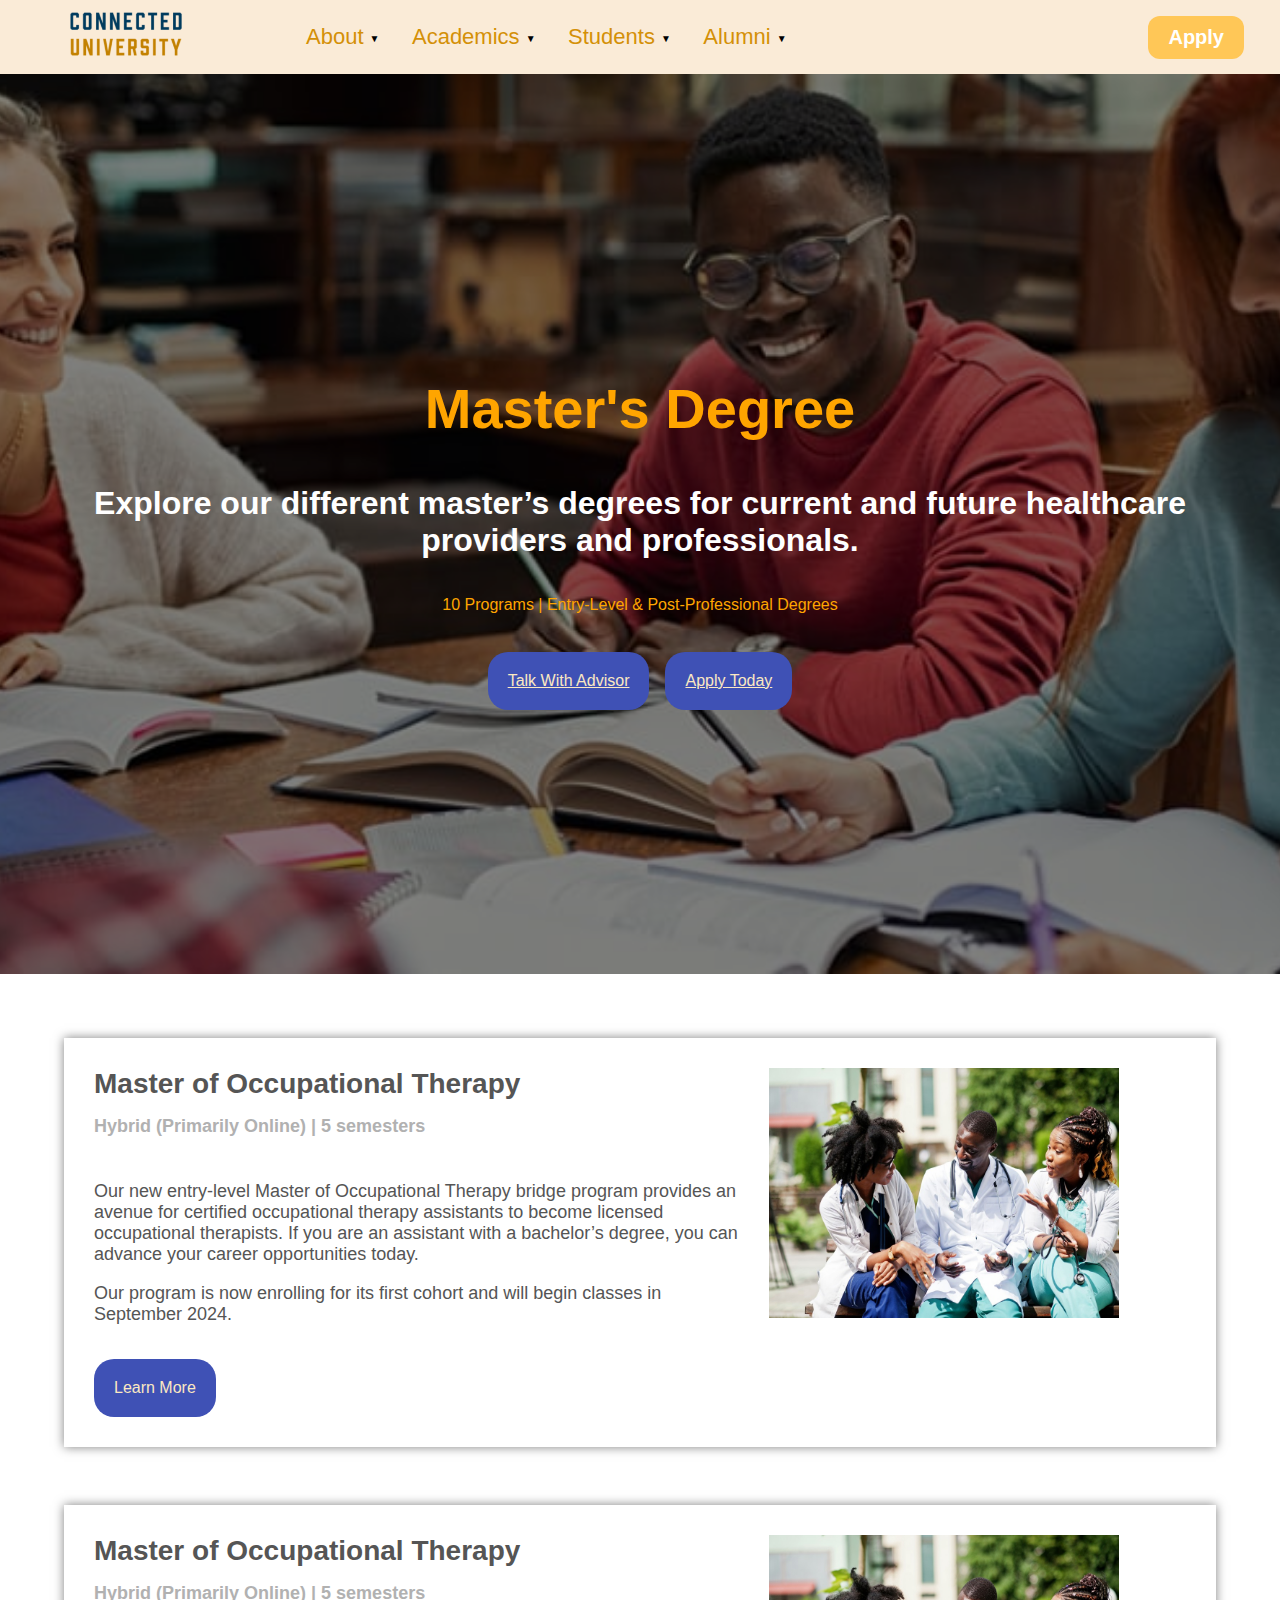
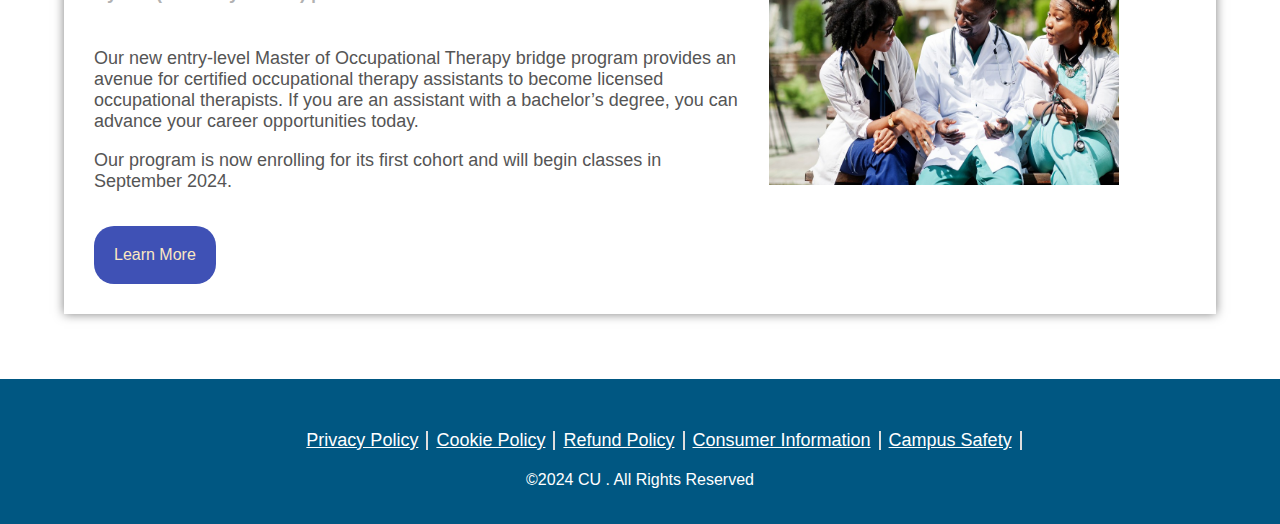
<file: degree.html>
<!DOCTYPE html>
<html lang="en">
<head>
  <title>Master's Degrees | Connected University</title>
  <link rel="icon" type="image/x-icon" href="./one.ico">
    <meta charset="UTF-8">
    <meta name="viewport" content="width=device-width, initial-scale=1.0">
    <title>Degree</title>
    <link rel="stylesheet" href="./vasureq.css">
    <link href="https://fonts.googleapis.com/css?family=Oswald:200,400,700" rel="stylesheet">
    <!--<script src="./main.js" />-->
    <!-- Start of Async Drift Code -->
<script>
    "use strict";
    
    !function() {
      var t = window.driftt = window.drift = window.driftt || [];
      if (!t.init) {
        if (t.invoked) return void (window.console && console.error && console.error("Drift snippet included twice."));
        t.invoked = !0, t.methods = [ "identify", "config", "track", "reset", "debug", "show", "ping", "page", "hide", "off", "on" ], 
        t.factory = function(e) {
          return function() {
            var n = Array.prototype.slice.call(arguments);
            return n.unshift(e), t.push(n), t;
          };
        }, t.methods.forEach(function(e) {
          t[e] = t.factory(e);
        }), t.load = function(t) {
          var e = 3e5, n = Math.ceil(new Date() / e) * e, o = document.createElement("script");
          o.type = "text/javascript", o.async = !0, o.crossorigin = "anonymous", o.src = "https://js.driftt.com/include/" + n + "/" + t + ".js";
          var i = document.getElementsByTagName("script")[0];
          i.parentNode.insertBefore(o, i);
        };
      }
    }();
    drift.SNIPPET_VERSION = '0.3.1';
    drift.load('bz7xh28d8u7g');
    drift.on('ready', function() {drift.api.startInteraction({ interactionId: 391950 })});
 
    </script>
    <!-- End of Async Drift Code -->
</head>
<body>
    <div class="mainbody"  id="loadmainpage">
        <div class="navbar">
            <div class="nav-wrapper">
            <div class="navbar-1">
              <a href="./index.html">
                <img src="./logo.png" class="logo" />
              </a></div>
            <nav class="navbar-2">
                <ul class="navbar-list">
                    <li class="navbar-list-item" data-target="nav-links-about">
                        About
                    </li>
                    <li class="navbar-list-item" data-target="nav-links-academics">
                        Academics
                    </li>
                    <li class="navbar-list-item" data-target="nav-links-students">
                        Students
                    </li>
                    <li class="navbar-list-item" data-target="nav-links-alumni">
                        Alumni
                    </li>
                </ul>
                <div class="nav-links-about nav-links">
                  <div class="nav-col">
                    <h3 class="nav-col-header">General</h3>
                    <a  href="https://samaikya10996.wixsite.com/mysite/s-projects-side-by-side" class="nav-link">About RMU</a>
                    <a  href="https://samaikya10996.wixsite.com/mysite/s-projects-side-by-side" class="nav-link">Campus Directory</a>
                    <a  href="https://samaikya10996.wixsite.com/mysite/s-projects-side-by-side" class="nav-link">Leadership</a>
                    <a  href="https://samaikya10996.wixsite.com/mysite/s-projects-side-by-side" class="nav-link">Office of the Presiddent</a>
                    <a  href="https://samaikya10996.wixsite.com/mysite/s-projects-side-by-side" class="nav-link">Founders</a>
                  </div>
                  <div class="nav-col">
                    <h3 class="nav-col-header">Information</h3>
                    <a  href="https://samaikya10996.wixsite.com/mysite/s-projects-side-by-side" class="nav-link">Accreditation</a>
                    <a  href="https://samaikya10996.wixsite.com/mysite/s-projects-side-by-side" class="nav-link">Campus Info & Safety</a>
                    <a  href="https://samaikya10996.wixsite.com/mysite/s-projects-side-by-side" class="nav-link">Consumer Information</a>
                    <a  href="https://samaikya10996.wixsite.com/mysite/s-projects-side-by-side" class="nav-link">Institutional <br>Effectiveness</a>
                    <a  href="https://samaikya10996.wixsite.com/mysite/s-projects-side-by-side" class="nav-link">Strategic Plan</a>

                  </div>

                <div class="nav-col">
                  <h3 class="nav-col-header">News Center</h3>
                  <a  href="https://samaikya10996.wixsite.com/mysite/s-projects-side-by-side" class="nav-link">Blog</a>
                  <a  href="https://samaikya10996.wixsite.com/mysite/s-projects-side-by-side" class="nav-link">News</a>
                  <a  href="https://samaikya10996.wixsite.com/mysite/s-projects-side-by-side" class="nav-link">Summit Magzine</a>
                  
                </div>

                <div class="nav-col">
                  <h3 class="nav-col-header">Research</h3>
                  <a  href="https://samaikya10996.wixsite.com/mysite/s-projects-side-by-side" class="nav-link">Office of Research</a>
                  <a  href="https://samaikya10996.wixsite.com/mysite/s-projects-side-by-side" class="nav-link">Institutional Review Board</a>
                 
                </div>


                </div>

                <div class="nav-links-academics nav-links">
                  <div class="nav-col">
                    <h3 class="nav-col-header">Departments</h3>
                    <a  href="https://samaikya10996.wixsite.com/mysite/s-projects-side-by-side" class="nav-link">Counseling</a>
                    <a  href="https://samaikya10996.wixsite.com/mysite/s-projects-side-by-side" class="nav-link">Health Sciences</a>
                    <a  href="https://samaikya10996.wixsite.com/mysite/s-projects-side-by-side" class="nav-link">Nursing</a>
                    <a  href="./degree.html" class="nav-link">Occupational Therapy</a>
                    <a  href="https://samaikya10996.wixsite.com/mysite/s-projects-side-by-side" class="nav-link">Optometry</a>
                    <a  href="https://samaikya10996.wixsite.com/mysite/s-projects-side-by-side" class="nav-link">Physical Therapy</a>
                    <a  href="https://samaikya10996.wixsite.com/mysite/s-projects-side-by-side" class="nav-link">Physician Assistant</a>
                    <a  href="https://samaikya10996.wixsite.com/mysite/s-projects-side-by-side" class="nav-link">Speech-Language Pathology</a>
                  </div>
                  <div class="nav-col">
                    <h3 class="nav-col-header">Degree Types</h3>
                    <a  href="./degree.html" class="nav-link">Masters Degrees</a>
                    <a  href="./Doctoral.html" class="nav-link">Doctoral Degrees</a>
                    <a  href="./degree.html" class="nav-link">Certificates</a>
                  </div>

                  <div class="nav-col">
                    <h3 class="nav-col-header">Resources</h3>
                    <a  href="./degree.html" class="nav-link">Continuing Education</a>
                    <a  href="./degree.html" class="nav-link">Faculty Directory</a>
                    <a  href="./degree.html" class="nav-link">Financial Aid</a>
                    <a  href="./degree.html" class="nav-link">Tution & Fees</a>
                    <a  href="./degree.html" class="nav-link">Referral Program</a>
                   </div>

                </div>

                <div class="nav-links-students nav-links">
                  <div class="nav-col">
                    <h3 class="nav-col-header">General</h3>
                   <a  href="https://samaikya10996.wixsite.com/mysite/s-projects-side-by-side" class="nav-link">Admissions</a>
                    <a  href="https://samaikya10996.wixsite.com/mysite/s-projects-side-by-side" class="nav-link">Financial Aid</a>
                    <a  href="https://samaikya10996.wixsite.com/mysite/s-projects-side-by-side" class="nav-link">Registrars Office</a>
                    <a  href="https://samaikya10996.wixsite.com/mysite/s-projects-side-by-side" class="nav-link">Student Affairs</a>
                    <a  href="https://samaikya10996.wixsite.com/mysite/s-projects-side-by-side" class="nav-link">RMU Store</a>
                  </div>
                  <div class="nav-col">
                    <h3 class="nav-col-header">Information</h3>
                    <a  href="https://samaikya10996.wixsite.com/mysite/s-projects-side-by-side" class="nav-link">Campus Safety</a>
                    <a  href="https://samaikya10996.wixsite.com/mysite/s-projects-side-by-side" class="nav-link">Faculty Directory</a>
                    <a  href="https://samaikya10996.wixsite.com/mysite/s-projects-side-by-side" class="nav-link">Tution & Fees</a>
                    <a  href="https://samaikya10996.wixsite.com/mysite/s-projects-side-by-side" class="nav-link">University Calender</a>
                  </div>
                </div>

                <div class="nav-links-alumni nav-links">
                  <div class="nav-col">
                    <h3 class="nav-col-header">General</h3>
                    <a  href="https://samaikya10996.wixsite.com/mysite/s-projects-side-by-side" class="nav-link">Alumni Association</a>
                    <a  href="https://samaikya10996.wixsite.com/mysite/s-projects-side-by-side" class="nav-link">Alumni Awards</a>
                  </div>
                  <div class="nav-col">
                    <h3 class="nav-col-header">Volunteer</h3>
                    <a  href="https://samaikya10996.wixsite.com/mysite/s-projects-side-by-side" class="nav-link">Give Back</a>
                    <a  href="https://samaikya10996.wixsite.com/mysite/s-projects-side-by-side" class="nav-link">Graduate <br>Ambassadors</a>
                    <a  href="https://samaikya10996.wixsite.com/mysite/s-projects-side-by-side" class="nav-link">Mentor a Student</a>
                  </div>
                </div>


                <!-- <div class="offer">
                    <a href="https://samaikya10996.wixsite.com/mysite/s-projects-side-by-side" style="text-decoration:none;"> 
                        What We Offer
                    </a></div>
                <div class="blog">
                    <a href="#blog" style="text-decoration:none;"> 
                        Blog
                </a></div>
                <div class="contact">
                    <a href="#contactus" style="text-decoration:none;"> 

                    Contact Us
                </a></div> -->
            </nav>
            
            <a href="https://kjenison-240605-demo.my.site.com/admissions/s/" class="apply-btn">Apply</a>
    
            <!-- <div class="navbar-3">
               
               <button id="signup"> Sign Up</button>
               <a href="./project-loginpage.html" class="signnavbar">Sign Up</a>
            </div> -->
            </div>
    </div>
</div>  

<div class="page-layout">
  <div class="page-content">
    <h1 class="page-header">Master's Degree</h1>
    <h2 class="page-subheader">Explore our different master’s degrees for current and future healthcare providers and professionals.</h2>
    <p class="page-text">10 Programs | Entry-Level & Post-Professional Degrees</p>
    <div class="page-ctas">
      <a href="https://manikantatw.github.io/connectuniversity/degree.html#engage-all-bot-template-2303e348-d5e0c8cf" class="link-btn">Talk With Advisor</a>
      <a href="https://kjenison-240605-demo.my.site.com/admissions/s/" class="link-btn">Apply Today</a>
    </div>
  </div>
</div>

<div class="page-cards-layout">
  <div class="page-card">
    <div class="page-card-container">
    <h3 class="page-card-header">
      Master of Occupational Therapy
    </h3>
    <h4 class="page-card-subheader">
      Hybrid (Primarily Online) | 5 semesters
    </h4>
    <div class="page-card-content">
      <p class="page-card-text">
        Our new entry-level Master of Occupational Therapy bridge program provides an avenue for certified occupational therapy assistants to become licensed occupational therapists. If you are an assistant with a bachelor’s degree, you can advance your career opportunities today.
      </p>
      <p class="page-card-text">
        Our program is now enrolling for its first cohort and will begin classes in September 2024.
      </p>
    </div>
    <a href="./program.html" class="link-btn">Learn More</a>
  </div>
  <img src="./med.jpg" class="page-card-img"/>
  </div>

  <div class="page-card">
    <div class="page-card-container">
    <h3 class="page-card-header">
      Master of Occupational Therapy
    </h3>
    <h4 class="page-card-subheader">
      Hybrid (Primarily Online) | 5 semesters
    </h4>
    <div class="page-card-content">
      <p class="page-card-text">
        Our new entry-level Master of Occupational Therapy bridge program provides an avenue for certified occupational therapy assistants to become licensed occupational therapists. If you are an assistant with a bachelor’s degree, you can advance your career opportunities today.
      </p>
      <p class="page-card-text">
        Our program is now enrolling for its first cohort and will begin classes in September 2024.
      </p>
    </div>
    <a href="./program.html" class="link-btn">Learn More</a>
  </div>
  <img src="./med.jpg" class="page-card-img"/>
  </div>
</div>
<div class="footer">
  <ul class="footer-links">
    <li class="footer-link-list"><a href="#" class="footer-link">Privacy Policy</a></li>
    <li class="footer-link-list"><a href="#" class="footer-link">Cookie Policy</a></li>
    <li class="footer-link-list"><a href="#" class="footer-link">Refund Policy</a></li>
    <li class="footer-link-list"><a href="#" class="footer-link">Consumer Information</a></li>
    <li class="footer-link-list"><a href="#" class="footer-link">Campus Safety</a></li>
  </ul>

  <span class="footer-copyright">&copy;2024 CU . All Rights Reserved</span>

</div>
<script>
  function main () {
    let activeList = {};
document.querySelectorAll('.nav-links').forEach(item =>{
    item.addEventListener('mouseleave', hideLinks);
});

document.querySelectorAll('.navbar-list-item').forEach(item =>{
    item.addEventListener('mouseover', showLinks);
});

function hideLinks () {
    if(activeList.ele) {
        activeList.ele.classList.remove(`${activeList.clas}--active`);
    activeList.trigger.classList.remove('navbar-list-item--active');
    }
    
}

function showLinks (event) {
    hideLinks();
    event.currentTarget.classList.add('navbar-list-item--active');
    const targetElemClass = event.currentTarget.dataset.target;
    const targetElem = document.querySelector(`.${targetElemClass}`);
    activeList = {ele:targetElem, clas: targetElemClass, trigger: event.currentTarget}; 
    targetElem.classList.add(`${targetElemClass}--active`);
}
}
setTimeout(() => main(), 100);

</script>

</body>
</html>
</file>
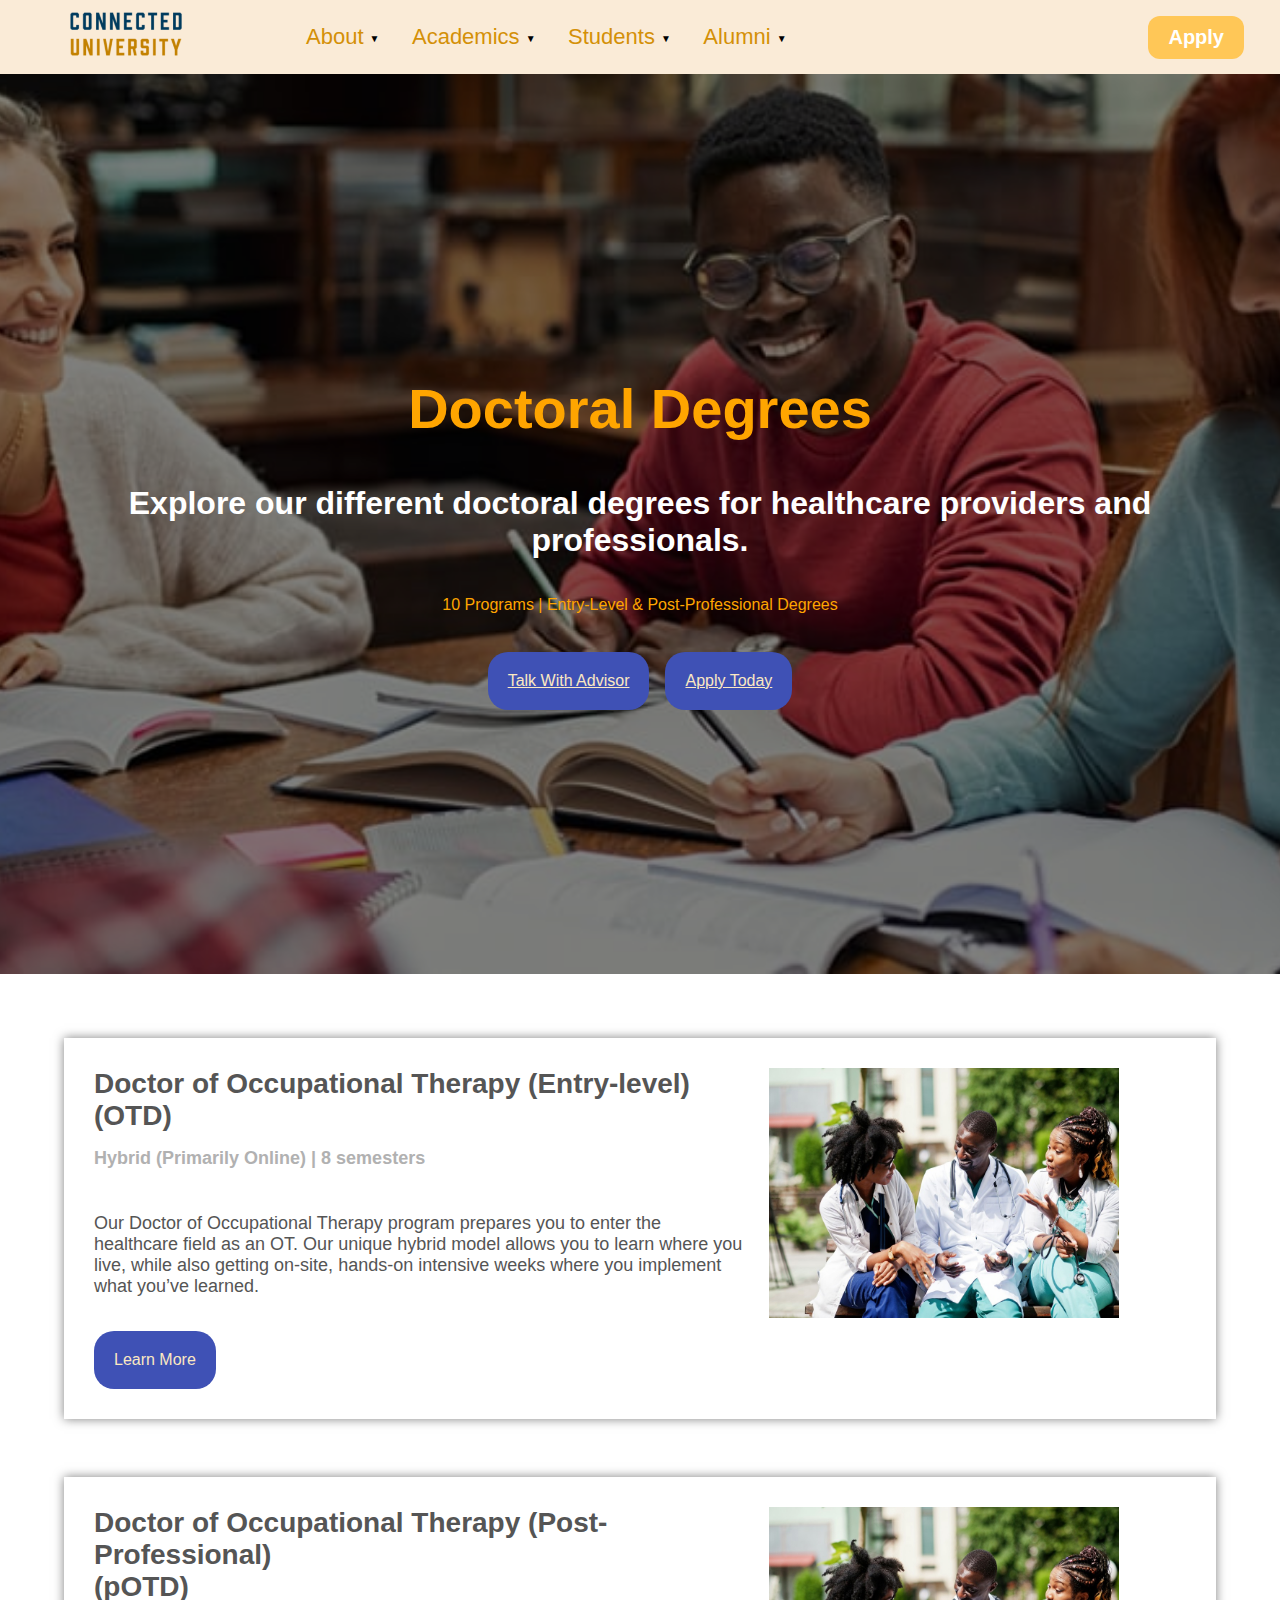
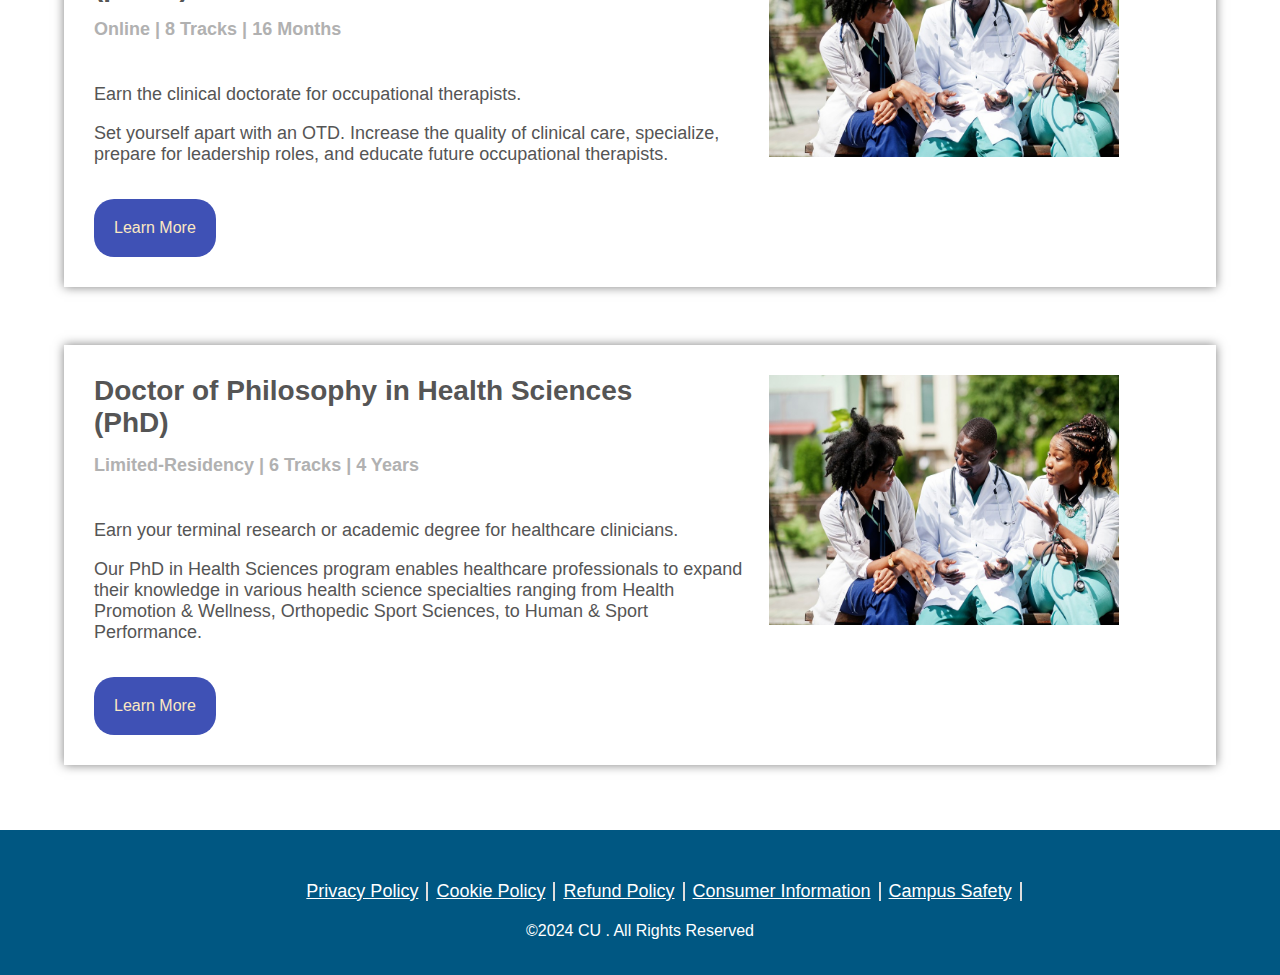
<file: Doctoral.html>
<!DOCTYPE html>
<html lang="en">
<head>
    <title>Doctoral Degrees | Connected University</title>
    <link rel="icon" type="image/x-icon" href="./one.ico">
    <meta charset="UTF-8">
    <meta name="viewport" content="width=device-width, initial-scale=1.0">
    <title>Degree</title>
    <link rel="stylesheet" href="./vasureq.css">
    <link href="https://fonts.googleapis.com/css?family=Oswald:200,400,700" rel="stylesheet">
   <!-- <script src="./main.js" />-->
    <!-- Start of Async Drift Code -->
<script>
    "use strict";
    
    !function() {
      var t = window.driftt = window.drift = window.driftt || [];
      if (!t.init) {
        if (t.invoked) return void (window.console && console.error && console.error("Drift snippet included twice."));
        t.invoked = !0, t.methods = [ "identify", "config", "track", "reset", "debug", "show", "ping", "page", "hide", "off", "on" ], 
        t.factory = function(e) {
          return function() {
            var n = Array.prototype.slice.call(arguments);
            return n.unshift(e), t.push(n), t;
          };
        }, t.methods.forEach(function(e) {
          t[e] = t.factory(e);
        }), t.load = function(t) {
          var e = 3e5, n = Math.ceil(new Date() / e) * e, o = document.createElement("script");
          o.type = "text/javascript", o.async = !0, o.crossorigin = "anonymous", o.src = "https://js.driftt.com/include/" + n + "/" + t + ".js";
          var i = document.getElementsByTagName("script")[0];
          i.parentNode.insertBefore(o, i);
        };
      }
    }();
    drift.SNIPPET_VERSION = '0.3.1';
    drift.load('bz7xh28d8u7g');
drift.on('ready', function() { drift.api.startInteraction({ interactionId: 391950 })});
 
    </script>
    <!-- End of Async Drift Code -->
</head>
<body>
    <div class="mainbody"  id="loadmainpage">
        <div class="navbar">
            <div class="nav-wrapper">
            <div class="navbar-1">
              <a href="./index.html">
                <img src="./logo.png" class="logo" />
              </a></div>
            <nav class="navbar-2">
                <ul class="navbar-list">
                    <li class="navbar-list-item" data-target="nav-links-about">
                        About
                    </li>
                    <li class="navbar-list-item" data-target="nav-links-academics">
                        Academics
                    </li>
                    <li class="navbar-list-item" data-target="nav-links-students">
                        Students
                    </li>
                    <li class="navbar-list-item" data-target="nav-links-alumni">
                        Alumni
                    </li>
                </ul>
                <div class="nav-links-about nav-links">
                  <div class="nav-col">
                    <h3 class="nav-col-header">General</h3>
                    <a  href="https://samaikya10996.wixsite.com/mysite/s-projects-side-by-side" class="nav-link">About RMU</a>
                    <a  href="https://samaikya10996.wixsite.com/mysite/s-projects-side-by-side" class="nav-link">Campus Directory</a>
                    <a  href="https://samaikya10996.wixsite.com/mysite/s-projects-side-by-side" class="nav-link">Leadership</a>
                    <a  href="https://samaikya10996.wixsite.com/mysite/s-projects-side-by-side" class="nav-link">Office of the Presiddent</a>
                    <a  href="https://samaikya10996.wixsite.com/mysite/s-projects-side-by-side" class="nav-link">Founders</a>
                  </div>
                  <div class="nav-col">
                    <h3 class="nav-col-header">Information</h3>
                    <a  href="https://samaikya10996.wixsite.com/mysite/s-projects-side-by-side" class="nav-link">Accreditation</a>
                    <a  href="https://samaikya10996.wixsite.com/mysite/s-projects-side-by-side" class="nav-link">Campus Info & Safety</a>
                    <a  href="https://samaikya10996.wixsite.com/mysite/s-projects-side-by-side" class="nav-link">Consumer Information</a>
                    <a  href="https://samaikya10996.wixsite.com/mysite/s-projects-side-by-side" class="nav-link">Institutional <br>Effectiveness</a>
                    <a  href="https://samaikya10996.wixsite.com/mysite/s-projects-side-by-side" class="nav-link">Strategic Plan</a>

                  </div>

              
                <div class="nav-col">
                  <h3 class="nav-col-header">News Center</h3>
                  <a  href="https://samaikya10996.wixsite.com/mysite/s-projects-side-by-side" class="nav-link">Blog</a>
                  <a  href="https://samaikya10996.wixsite.com/mysite/s-projects-side-by-side" class="nav-link">News</a>
                  <a  href="https://samaikya10996.wixsite.com/mysite/s-projects-side-by-side" class="nav-link">Summit Magzine</a>
                  
                </div>

                <div class="nav-col">
                  <h3 class="nav-col-header">Research</h3>
                  <a  href="https://samaikya10996.wixsite.com/mysite/s-projects-side-by-side" class="nav-link">Office of Research</a>
                  <a  href="https://samaikya10996.wixsite.com/mysite/s-projects-side-by-side" class="nav-link">Institutional Review Board</a>
                 
                </div>
            </div>
              

                <div class="nav-links-academics nav-links">
                  <div class="nav-col">
                    <h3 class="nav-col-header">Departments</h3>
                    <a  href="https://samaikya10996.wixsite.com/mysite/s-projects-side-by-side" class="nav-link">Counseling</a>
                    <a  href="https://samaikya10996.wixsite.com/mysite/s-projects-side-by-side" class="nav-link">Health Sciences</a>
                    <a  href="https://samaikya10996.wixsite.com/mysite/s-projects-side-by-side" class="nav-link">Nursing</a>
                    <a  href="./degree.html" class="nav-link">Occupational Therapy</a>
                    <a  href="https://samaikya10996.wixsite.com/mysite/s-projects-side-by-side" class="nav-link">Optometry</a>
                    <a  href="https://samaikya10996.wixsite.com/mysite/s-projects-side-by-side" class="nav-link">Physical Therapy</a>
                    <a  href="https://samaikya10996.wixsite.com/mysite/s-projects-side-by-side" class="nav-link">Physician Assistant</a>
                    <a  href="https://samaikya10996.wixsite.com/mysite/s-projects-side-by-side" class="nav-link">Speech-Language Pathology</a>
                  </div>
                  <div class="nav-col">
                    <h3 class="nav-col-header">Degree Types</h3>
                    <a  href="./degree.html" class="nav-link">Masters Degrees</a>
                    <a  href="./degree.html" class="nav-link">Doctoral Degrees</a>
                    <a  href="./degree.html" class="nav-link">Certificates</a>
                  </div>
                  <div class="nav-col">
                    <h3 class="nav-col-header">Resources</h3>
                    <a  href="./degree.html" class="nav-link">Continuing Education</a>
                    <a  href="./degree.html" class="nav-link">Faculty Directory</a>
                    <a  href="./degree.html" class="nav-link">Financial Aid</a>
                    <a  href="./degree.html" class="nav-link">Tution & Fees</a>
                    <a  href="./degree.html" class="nav-link">Referral Program</a>
                </div>

                </div>

                <div class="nav-links-students nav-links">
                  <div class="nav-col">
                    <h3 class="nav-col-header">General</h3>
                    <a  href="https://samaikya10996.wixsite.com/mysite/s-projects-side-by-side" class="nav-link">Admissions</a>
                    <a  href="https://samaikya10996.wixsite.com/mysite/s-projects-side-by-side" class="nav-link">Financial Aid</a>
                    <a  href="https://samaikya10996.wixsite.com/mysite/s-projects-side-by-side" class="nav-link">Registrars Office</a>
                    <a  href="https://samaikya10996.wixsite.com/mysite/s-projects-side-by-side" class="nav-link">Student Affairs</a>
                    <a  href="https://samaikya10996.wixsite.com/mysite/s-projects-side-by-side" class="nav-link">RMU Store</a>
                  </div>
                  <div class="nav-col">
                    <h3 class="nav-col-header">Information</h3>
                    <a  href="https://samaikya10996.wixsite.com/mysite/s-projects-side-by-side" class="nav-link">Campus Safety</a>
                    <a  href="https://samaikya10996.wixsite.com/mysite/s-projects-side-by-side" class="nav-link">Faculty Directory</a>
                    <a  href="https://samaikya10996.wixsite.com/mysite/s-projects-side-by-side" class="nav-link">Tution & Fees</a>
                    <a  href="https://samaikya10996.wixsite.com/mysite/s-projects-side-by-side" class="nav-link">University Calender</a>
                  </div>
                </div>

                <div class="nav-links-alumni nav-links">
                  <div class="nav-col">
                    <h3 class="nav-col-header">General</h3>
                    <a  href="https://samaikya10996.wixsite.com/mysite/s-projects-side-by-side" class="nav-link">Alumni Association</a>
                    <a  href="https://samaikya10996.wixsite.com/mysite/s-projects-side-by-side" class="nav-link">Alumni Awards</a>
                  </div>
                  <div class="nav-col">
                    <h3 class="nav-col-header">Volunteer</h3>
                    <a  href="https://samaikya10996.wixsite.com/mysite/s-projects-side-by-side" class="nav-link">Give Back</a>
                    <a  href="https://samaikya10996.wixsite.com/mysite/s-projects-side-by-side" class="nav-link">Graduate <br>Ambassadors</a>
                    <a  href="https://samaikya10996.wixsite.com/mysite/s-projects-side-by-side" class="nav-link">Mentor a Student</a>

                  </div>
                </div>


                <!-- <div class="offer">
                    <a href="https://samaikya10996.wixsite.com/mysite/s-projects-side-by-side" style="text-decoration:none;"> 
                        What We Offer
                    </a></div>
                <div class="blog">
                    <a href="#blog" style="text-decoration:none;"> 
                        Blog
                </a></div>
                <div class="contact">
                    <a href="#contactus" style="text-decoration:none;"> 

                    Contact Us
                </a></div> -->
            </nav>
            
            <a href="https://kjenison-240605-demo.my.site.com/admissions/s/" class="apply-btn">Apply</a>
    
            <!-- <div class="navbar-3">
               
               <button id="signup"> Sign Up</button>
               <a href="./project-loginpage.html" class="signnavbar">Sign Up</a>
            </div> -->
            </div>
    </div>
</div>  

<div class="page-layout">
  <div class="page-content">
    <h1 class="page-header">Doctoral Degrees</h1>
    <h2 class="page-subheader">Explore our different doctoral degrees for healthcare providers and professionals.</h2>
    <p class="page-text">10 Programs | Entry-Level & Post-Professional Degrees</p>
    <div class="page-ctas">
      <a href="https://manikantatw.github.io/connectuniversity/degree.html#engage-all-bot-template-2303e348-d5e0c8cf" class="link-btn">Talk With Advisor</a>
      <a href="https://kjenison-240605-demo.my.site.com/admissions/s/" class="link-btn">Apply Today</a>
    </div>
  </div>
</div>

<div class="page-cards-layout">
  <div class="page-card">
    <div class="page-card-container">
    <h3 class="page-card-header">
        Doctor of Occupational Therapy (Entry-level)<br>
        (OTD)
    </h3>
    <h4 class="page-card-subheader">
      Hybrid (Primarily Online) | 8 semesters
    </h4>
    <div class="page-card-content">
      <p class="page-card-text">
        Our Doctor of Occupational Therapy program prepares you to enter the healthcare field as an OT. Our unique hybrid model allows you to learn 
        where you live, while also getting on-site, hands-on intensive weeks where you implement what you’ve learned.
      </p>
      
    </div>
    <a href="/" class="link-btn">Learn More</a>
  </div>
  <img src="./med.jpg" class="page-card-img"/>
  </div>

  <div class="page-card">
    <div class="page-card-container">
    <h3 class="page-card-header">
        Doctor of Occupational Therapy (Post-Professional)<br>
        (pOTD)
    </h3>
    <h4 class="page-card-subheader">
      Online | 8 Tracks | 16 Months
    </h4>
    <div class="page-card-content">
      <p class="page-card-text">
        Earn the clinical doctorate for occupational therapists.
      </p>
      <p class="page-card-text">
        Set yourself apart with an OTD. Increase the quality of clinical care, specialize, prepare for leadership roles, and educate future occupational therapists.
      </p>
    </div>
    <a href="/" class="link-btn">Learn More</a>
  </div>
  <img src="./med.jpg" class="page-card-img"/>
  </div>

  <div class="page-card">
    <div class="page-card-container">
    <h3 class="page-card-header">
        Doctor of Philosophy in Health Sciences<br>
        (PhD)
    </h3>
    <h4 class="page-card-subheader">
      Limited-Residency | 6 Tracks | 4 Years
    </h4>
    <div class="page-card-content">
      <p class="page-card-text">
        Earn your terminal research or academic degree for healthcare clinicians.
      </p>
      <p class="page-card-text">
        Our PhD in Health Sciences program enables healthcare professionals to expand their knowledge
         in various health science specialties ranging from Health Promotion & Wellness, Orthopedic Sport Sciences, to Human & Sport Performance.
      </p>
    </div>
    <a href="/" class="link-btn">Learn More</a>
  </div>
  <img src="./med.jpg" class="page-card-img"/>
  </div>


</div>
<div class="footer">
    <ul class="footer-links">
      <li class="footer-link-list"><a href="#" class="footer-link">Privacy Policy</a></li>
      <li class="footer-link-list"><a href="#" class="footer-link">Cookie Policy</a></li>
      <li class="footer-link-list"><a href="#" class="footer-link">Refund Policy</a></li>
      <li class="footer-link-list"><a href="#" class="footer-link">Consumer Information</a></li>
      <li class="footer-link-list"><a href="#" class="footer-link">Campus Safety</a></li>
    </ul>

    <span class="footer-copyright">&copy;2024 CU . All Rights Reserved</span>

  </div>
<script>
    function main () {
      let activeList = {};
  document.querySelectorAll('.nav-links').forEach(item =>{
      item.addEventListener('mouseleave', hideLinks);
  });
  
  document.querySelectorAll('.navbar-list-item').forEach(item =>{
      item.addEventListener('mouseover', showLinks);
  });
  
  function hideLinks () {
      if(activeList.ele) {
          activeList.ele.classList.remove(`${activeList.clas}--active`);
      activeList.trigger.classList.remove('navbar-list-item--active');
      }
      
  }
  
  function showLinks (event) {
      hideLinks();
      event.currentTarget.classList.add('navbar-list-item--active');
      const targetElemClass = event.currentTarget.dataset.target;
      const targetElem = document.querySelector(`.${targetElemClass}`);
      activeList = {ele:targetElem, clas: targetElemClass, trigger: event.currentTarget}; 
      targetElem.classList.add(`${targetElemClass}--active`);
  }
  }
  setTimeout(() => main(), 100);
  
  </script>

</body>
</html>
</file>
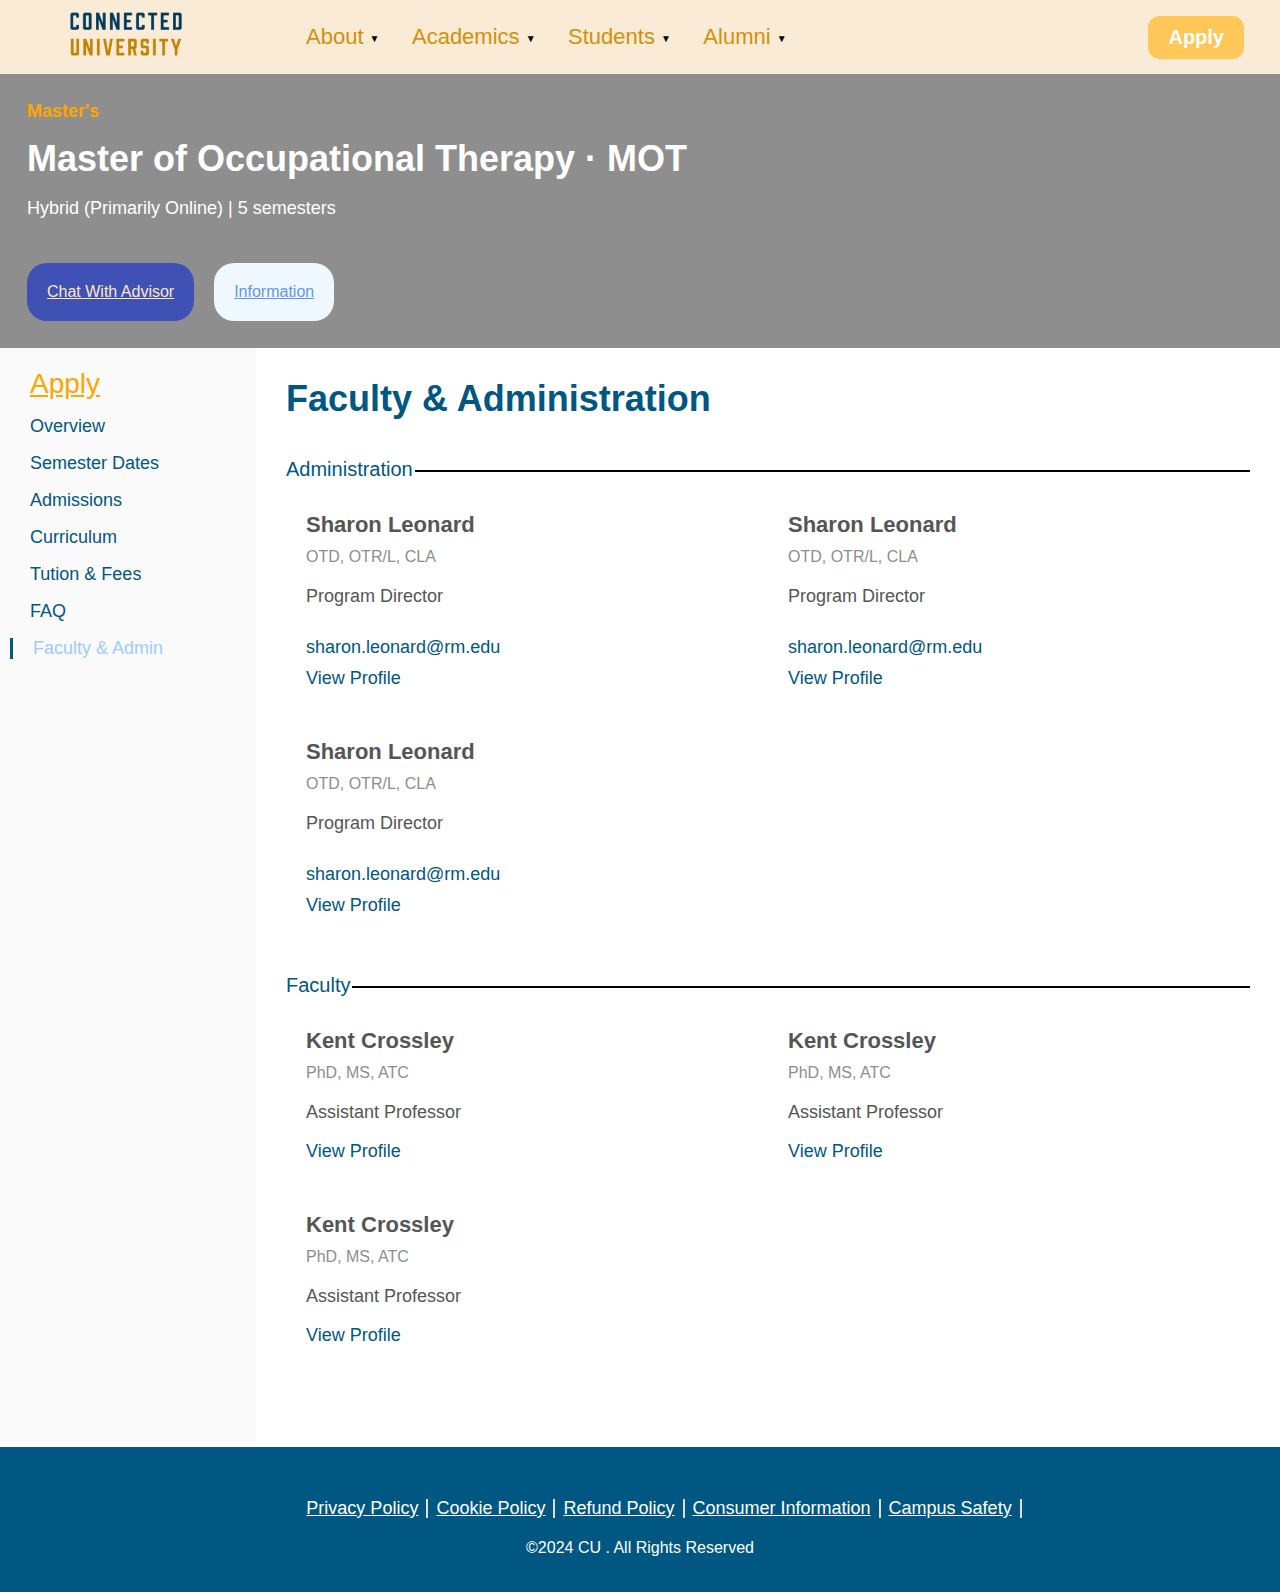
<file: faculty.html>
<!DOCTYPE html>
<html lang="en">
<head>
  <title>Faculty | Master's Degrees | Connected University</title>
  <link rel="icon" type="image/x-icon" href="./one.ico">
    <meta charset="UTF-8">
    <meta name="viewport" content="width=device-width, initial-scale=1.0">
    <title>Degree</title>
    <link rel="stylesheet" href="./vasureq.css">
    <link href="https://fonts.googleapis.com/css?family=Oswald:200,400,700" rel="stylesheet">
    <script src="./main.js" />
    <!-- Start of Async Drift Code -->
<script>
    "use strict";
    
    !function() {
      var t = window.driftt = window.drift = window.driftt || [];
      if (!t.init) {
        if (t.invoked) return void (window.console && console.error && console.error("Drift snippet included twice."));
        t.invoked = !0, t.methods = [ "identify", "config", "track", "reset", "debug", "show", "ping", "page", "hide", "off", "on" ], 
        t.factory = function(e) {
          return function() {
            var n = Array.prototype.slice.call(arguments);
            return n.unshift(e), t.push(n), t;
          };
        }, t.methods.forEach(function(e) {
          t[e] = t.factory(e);
        }), t.load = function(t) {
          var e = 3e5, n = Math.ceil(new Date() / e) * e, o = document.createElement("script");
          o.type = "text/javascript", o.async = !0, o.crossorigin = "anonymous", o.src = "https://js.driftt.com/include/" + n + "/" + t + ".js";
          var i = document.getElementsByTagName("script")[0];
          i.parentNode.insertBefore(o, i);
        };
      }
    }();
    drift.SNIPPET_VERSION = '0.3.1';
    drift.load('bz7xh28d8u7g');
drift.on('ready', function() {drift.api.startInteraction({ interactionId: 391873 })});
 
    </script>
    <!-- End of Async Drift Code -->
</head>
<body>
    <div class="mainbody"  id="loadmainpage">
        <div class="navbar">
            <div class="nav-wrapper">
            <div class="navbar-1">
              <a href="./index.html">
                <img src="./logo.png" class="logo" />
              </a></div>
            <nav class="navbar-2">
                <ul class="navbar-list">
                    <li class="navbar-list-item" data-target="nav-links-about">
                        About
                    </li>
                    <li class="navbar-list-item" data-target="nav-links-academics">
                        Academics
                    </li>
                    <li class="navbar-list-item" data-target="nav-links-students">
                        Students
                    </li>
                    <li class="navbar-list-item" data-target="nav-links-alumni">
                        Alumni
                    </li>
                </ul>
                <div class="nav-links-about nav-links">
                  <div class="nav-col">
                    <h3 class="nav-col-header">General</h3>
                    <a  href="https://samaikya10996.wixsite.com/mysite/s-projects-side-by-side" class="nav-link">About Connected Uni.</a>
                    <a  href="https://samaikya10996.wixsite.com/mysite/s-projects-side-by-side" class="nav-link">Campus Directory</a>
                    <a  href="https://samaikya10996.wixsite.com/mysite/s-projects-side-by-side" class="nav-link">Leadership</a>
                    <a  href="https://samaikya10996.wixsite.com/mysite/s-projects-side-by-side" class="nav-link">Office of the Presiddent</a>
                    <a  href="https://samaikya10996.wixsite.com/mysite/s-projects-side-by-side" class="nav-link">Founders</a>
                  </div>
                  <div class="nav-col">
                    <h3 class="nav-col-header">Information</h3>
                    <a  href="https://samaikya10996.wixsite.com/mysite/s-projects-side-by-side" class="nav-link">Accreditation</a>
                    <a  href="https://samaikya10996.wixsite.com/mysite/s-projects-side-by-side" class="nav-link">Campus Info & Safety</a>
                    <a  href="https://samaikya10996.wixsite.com/mysite/s-projects-side-by-side" class="nav-link">Consumer Information</a>
                    <a  href="https://samaikya10996.wixsite.com/mysite/s-projects-side-by-side" class="nav-link">Institutional <br>Effectiveness</a>
                    <a  href="https://samaikya10996.wixsite.com/mysite/s-projects-side-by-side" class="nav-link">Strategic Plan</a>

                  </div>

                <div class="nav-col">
                  <h3 class="nav-col-header">News Center</h3>
                  <a  href="https://samaikya10996.wixsite.com/mysite/s-projects-side-by-side" class="nav-link">Blog</a>
                  <a  href="https://samaikya10996.wixsite.com/mysite/s-projects-side-by-side" class="nav-link">News</a>
                  <a  href="https://samaikya10996.wixsite.com/mysite/s-projects-side-by-side" class="nav-link">Summit Magzine</a>
                  
                </div>

                <div class="nav-col">
                  <h3 class="nav-col-header">Research</h3>
                  <a  href="https://samaikya10996.wixsite.com/mysite/s-projects-side-by-side" class="nav-link">Office of Research</a>
                  <a  href="https://samaikya10996.wixsite.com/mysite/s-projects-side-by-side" class="nav-link">Institutional Review Board</a>
                 
                </div>


                </div>

                <div class="nav-links-academics nav-links">
                  <div class="nav-col">
                    <h3 class="nav-col-header">Departments</h3>
                    <a  href="https://samaikya10996.wixsite.com/mysite/s-projects-side-by-side" class="nav-link">Counseling</a>
                    <a  href="https://samaikya10996.wixsite.com/mysite/s-projects-side-by-side" class="nav-link">Health Sciences</a>
                    <a  href="https://samaikya10996.wixsite.com/mysite/s-projects-side-by-side" class="nav-link">Nursing</a>
                    <a  href="./degree.html" class="nav-link">Occupational Therapy</a>
                    <a  href="https://samaikya10996.wixsite.com/mysite/s-projects-side-by-side" class="nav-link">Optometry</a>
                    <a  href="https://samaikya10996.wixsite.com/mysite/s-projects-side-by-side" class="nav-link">Physical Therapy</a>
                    <a  href="https://samaikya10996.wixsite.com/mysite/s-projects-side-by-side" class="nav-link">Physician Assistant</a>
                    <a  href="https://samaikya10996.wixsite.com/mysite/s-projects-side-by-side" class="nav-link">Speech-Language Pathology</a>
                  </div>
                  <div class="nav-col">
                    <h3 class="nav-col-header">Degree Types</h3>
                    <a  href="./degree.html" class="nav-link">Masters Degrees</a>
                    <a  href="./Doctoral.html" class="nav-link">Doctoral Degrees</a>
                    <a  href="./degree.html" class="nav-link">Certificates</a>
                  </div>

                  <div class="nav-col">
                    <h3 class="nav-col-header">Resources</h3>
                    <a  href="./degree.html" class="nav-link">Continuing Education</a>
                    <a  href="./degree.html" class="nav-link">Faculty Directory</a>
                    <a  href="./degree.html" class="nav-link">Financial Aid</a>
                    <a  href="./degree.html" class="nav-link">Tution & Fees</a>
                    <a  href="./degree.html" class="nav-link">Referral Program</a>
                   </div>

                </div>

                <div class="nav-links-students nav-links">
                  <div class="nav-col">
                    <h3 class="nav-col-header">General</h3>
                   <a  href="https://samaikya10996.wixsite.com/mysite/s-projects-side-by-side" class="nav-link">Admissions</a>
                    <a  href="https://samaikya10996.wixsite.com/mysite/s-projects-side-by-side" class="nav-link">Financial Aid</a>
                    <a  href="https://samaikya10996.wixsite.com/mysite/s-projects-side-by-side" class="nav-link">Registrars Office</a>
                    <a  href="https://samaikya10996.wixsite.com/mysite/s-projects-side-by-side" class="nav-link">Student Affairs</a>
                    <a  href="https://samaikya10996.wixsite.com/mysite/s-projects-side-by-side" class="nav-link">RMU Store</a>
                  </div>
                  <div class="nav-col">
                    <h3 class="nav-col-header">Information</h3>
                    <a  href="https://samaikya10996.wixsite.com/mysite/s-projects-side-by-side" class="nav-link">Campus Safety</a>
                    <a  href="https://samaikya10996.wixsite.com/mysite/s-projects-side-by-side" class="nav-link">Faculty Directory</a>
                    <a  href="https://samaikya10996.wixsite.com/mysite/s-projects-side-by-side" class="nav-link">Tution & Fees</a>
                    <a  href="https://samaikya10996.wixsite.com/mysite/s-projects-side-by-side" class="nav-link">University Calender</a>
                  </div>
                </div>

                <div class="nav-links-alumni nav-links">
                  <div class="nav-col">
                    <h3 class="nav-col-header">General</h3>
                    <a  href="https://samaikya10996.wixsite.com/mysite/s-projects-side-by-side" class="nav-link">Alumni Association</a>
                    <a  href="https://samaikya10996.wixsite.com/mysite/s-projects-side-by-side" class="nav-link">Alumni Awards</a>
                  </div>
                  <div class="nav-col">
                    <h3 class="nav-col-header">Volunteer</h3>
                    <a  href="https://samaikya10996.wixsite.com/mysite/s-projects-side-by-side" class="nav-link">Give Back</a>
                    <a  href="https://samaikya10996.wixsite.com/mysite/s-projects-side-by-side" class="nav-link">Graduate <br>Ambassadors</a>
                    <a  href="https://samaikya10996.wixsite.com/mysite/s-projects-side-by-side" class="nav-link">Mentor a Student</a>
                  </div>
                </div>


                <!-- <div class="offer">
                    <a href="https://samaikya10996.wixsite.com/mysite/s-projects-side-by-side" style="text-decoration:none;"> 
                        What We Offer
                    </a></div>
                <div class="blog">
                    <a href="#blog" style="text-decoration:none;"> 
                        Blog
                </a></div>
                <div class="contact">
                    <a href="#contactus" style="text-decoration:none;"> 

                    Contact Us
                </a></div> -->
            </nav>
            
            <a href="https://kjenison-240605-demo.my.site.com/admissions/s/" class="apply-btn">Apply</a>
    
            <!-- <div class="navbar-3">
               
               <button id="signup"> Sign Up</button>
               <a href="./project-loginpage.html" class="signnavbar">Sign Up</a>
            </div> -->
            </div>
    </div>
</div>  


<div class="prog-main">
    <h2 class="prog-callout">Master's</h2>
    <h1 class="prog-header">Master of Occupational Therapy · MOT</h1>
    <p class="prog-text">Hybrid (Primarily Online) | 5 semesters</p>
    <div class="prog-ctas">
        <a href="https://manikantatw.github.io/connectuniversity/faculty.html#engage-all-bot-template-2303e348-d5e0c8cf" class="link-btn">Chat With Advisor</a>
        <a href="/" class="link-cta">Information</a>
    </div>
</div>

<div class="prog-details">
    <div class="prog-actions">
        <a href="https://kjenison-240605-demo.my.site.com/admissions/s/" class="link-app">Apply</a>
        <a href="./program.html" class="link">Overview</a>
        <a href="./semesterDates.Html" class="link">Semester Dates</a>
        <a href="./Admissions.html" class="link">Admissions</a>
        <a href="./Cirriculum.html" class="link">Curriculum</a>
        <a href="./Tution&Fees.html" class="link">Tution & Fees</a>
        <a href="./FAQ.html" class="link">FAQ</a>
        <a href="./faculty.html" class="link link--active">Faculty & Admin</a>
    </div>
  <div class="prog-content">
    <div class="prog-intro">
        <h2 class="prog-intro-header">Faculty & Administration</h2>
    </div>
    <div class="prog-faculty-details">
        <div class="prog-faculty-container">
            <h2 class="prog-faculty-header">Administration</h2>
            <div class="prog-faculty-cards">
                <div class="prog-faculty-card">
                    <h3 class="prog-fac-header">Sharon Leonard</h3>
                    <span class="prog-fac-subheader">OTD, OTR/L, CLA</span>
                    <p class="prog-fac-title">Program Director</p>
                    <a href="#" class="fac-link">
                        sharon.leonard@rm.edu</a>
                    <a href="#" class="fac-link">
                        View Profile</a>
                </div>
                <div class="prog-faculty-card">
                    <h3 class="prog-fac-header">Sharon Leonard</h3>
                    <span class="prog-fac-subheader">OTD, OTR/L, CLA</span>
                    <p class="prog-fac-title">Program Director</p>
                    <a href="#" class="fac-link">
                        sharon.leonard@rm.edu</a>
                    <a href="#" class="fac-link">
                        View Profile</a>
                </div>
                <div class="prog-faculty-card">
                    <h3 class="prog-fac-header">Sharon Leonard</h3>
                    <span class="prog-fac-subheader">OTD, OTR/L, CLA</span>
                    <p class="prog-fac-title">Program Director</p>
                    <a href="#" class="fac-link">
                        sharon.leonard@rm.edu</a>
                    <a href="#" class="fac-link">
                        View Profile</a>
                </div>
            </div>
        </div>

        <div class="prog-faculty-container">
            <h2 class="prog-faculty-header">Faculty</h2>
            <div class="prog-faculty-cards">
                <div class="prog-faculty-card">
                    <h3 class="prog-fac-header">Kent Crossley
                    </h3>
                    <span class="prog-fac-subheader">PhD, MS, ATC
                    </span>
                    <p class="prog-fac-title">Assistant Professor
                    </p>
                    <a href="#" class="fac-link">View Profile</a>
                </div>
                <div class="prog-faculty-card">
                    <h3 class="prog-fac-header">Kent Crossley
                    </h3>
                    <span class="prog-fac-subheader">PhD, MS, ATC
                    </span>
                    <p class="prog-fac-title">Assistant Professor
                    </p>
                    <a href="#" class="fac-link">View Profile</a>
                </div>
                <div class="prog-faculty-card">
                    <h3 class="prog-fac-header">Kent Crossley
                    </h3>
                    <span class="prog-fac-subheader">PhD, MS, ATC
                    </span>
                    <p class="prog-fac-title">Assistant Professor
                    </p>
                    <a href="#" class="fac-link">View Profile</a>
                </div>
            </div>
        </div>
    </div>
   
  </div>
</div>
<div class="footer">
  <ul class="footer-links">
    <li class="footer-link-list"><a href="#" class="footer-link">Privacy Policy</a></li>
    <li class="footer-link-list"><a href="#" class="footer-link">Cookie Policy</a></li>
    <li class="footer-link-list"><a href="#" class="footer-link">Refund Policy</a></li>
    <li class="footer-link-list"><a href="#" class="footer-link">Consumer Information</a></li>
    <li class="footer-link-list"><a href="#" class="footer-link">Campus Safety</a></li>
  </ul>

  <span class="footer-copyright">&copy;2024 CU . All Rights Reserved</span>

</div>
<script>
  function main () {
    let activeList = {};
document.querySelectorAll('.nav-links').forEach(item =>{
    item.addEventListener('mouseleave', hideLinks);
});

document.querySelectorAll('.navbar-list-item').forEach(item =>{
    item.addEventListener('mouseover', showLinks);
});

function hideLinks () {
    if(activeList.ele) {
        activeList.ele.classList.remove(`${activeList.clas}--active`);
    activeList.trigger.classList.remove('navbar-list-item--active');
    }
    
}

function showLinks (event) {
    hideLinks();
    event.currentTarget.classList.add('navbar-list-item--active');
    const targetElemClass = event.currentTarget.dataset.target;
    const targetElem = document.querySelector(`.${targetElemClass}`);
    activeList = {ele:targetElem, clas: targetElemClass, trigger: event.currentTarget}; 
    targetElem.classList.add(`${targetElemClass}--active`);
}
}
setTimeout(() => main(), 100);

</script>

</body>
</html>
</file>
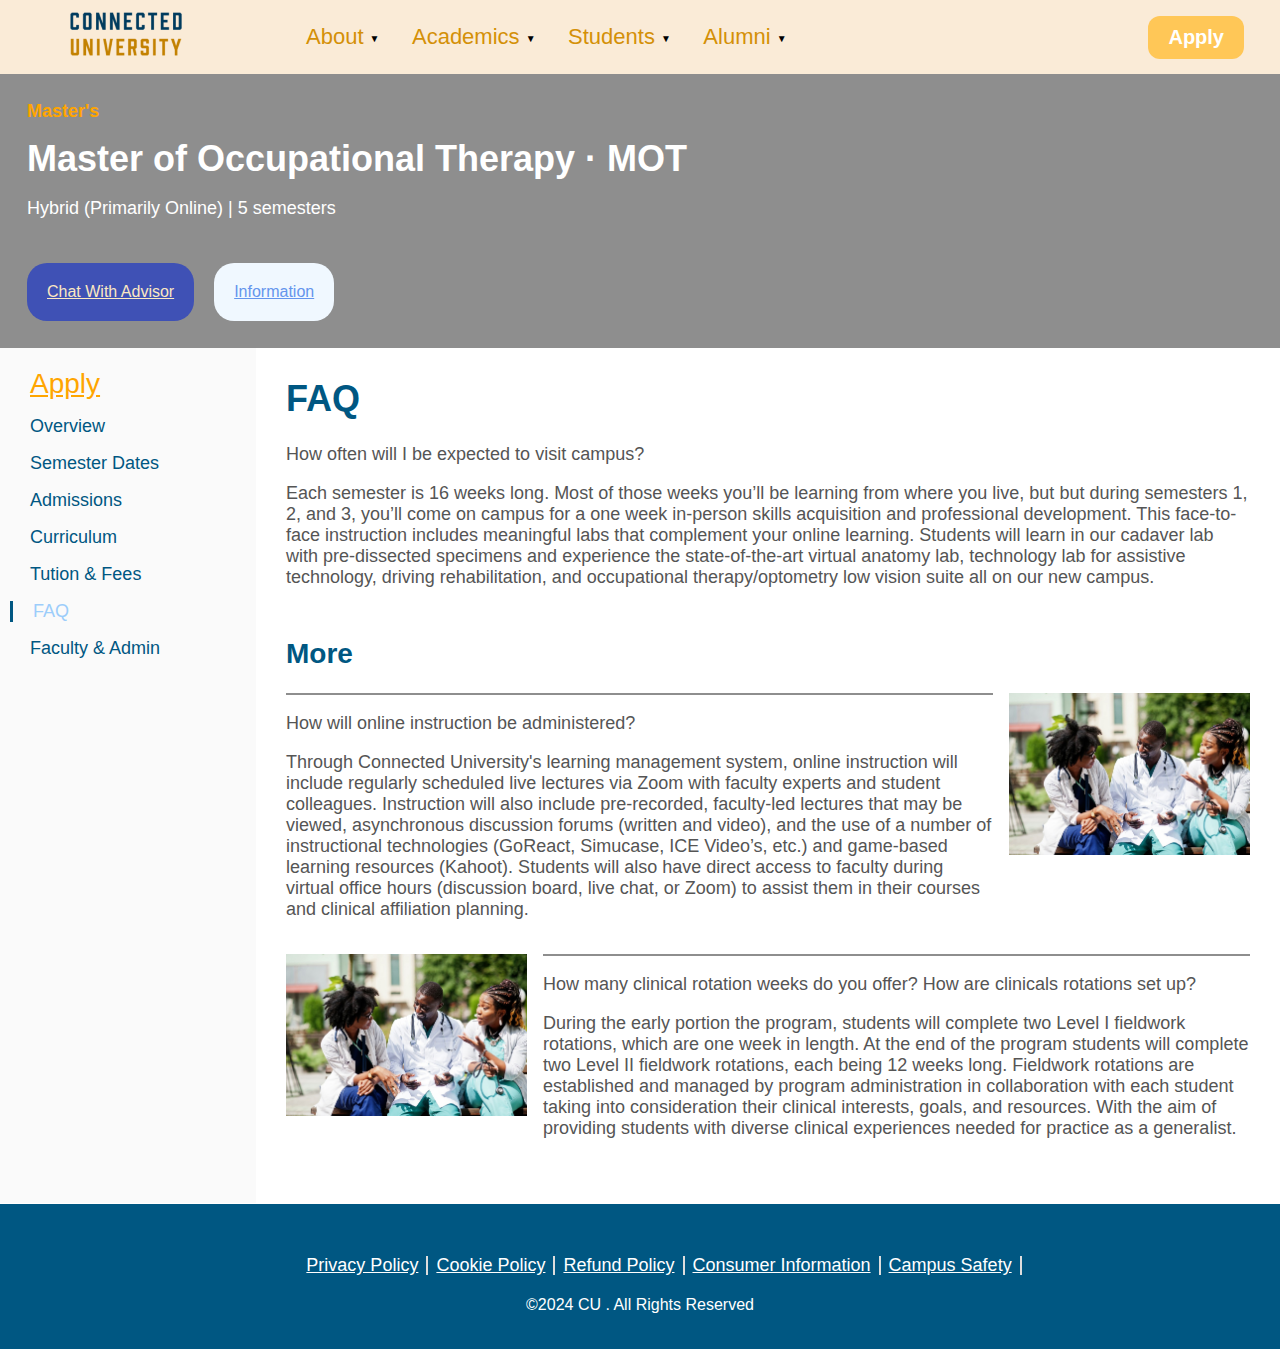
<file: FAQ.html>
<!DOCTYPE html>
<html lang="en">
<head>
  <title>Master's Degrees | Connected University</title>
  <link rel="icon" type="image/x-icon" href="./one.ico">
    <meta charset="UTF-8">
    <meta name="viewport" content="width=device-width, initial-scale=1.0">
    <title>Degree</title>
    <link rel="stylesheet" href="./vasureq.css">
    <link href="https://fonts.googleapis.com/css?family=Oswald:200,400,700" rel="stylesheet">
     <!--  <script src="./main.js" />-->
    <!-- Start of Async Drift Code -->
<script>
    "use strict";
    
    !function() {
      var t = window.driftt = window.drift = window.driftt || [];
      if (!t.init) {
        if (t.invoked) return void (window.console && console.error && console.error("Drift snippet included twice."));
        t.invoked = !0, t.methods = [ "identify", "config", "track", "reset", "debug", "show", "ping", "page", "hide", "off", "on" ], 
        t.factory = function(e) {
          return function() {
            var n = Array.prototype.slice.call(arguments);
            return n.unshift(e), t.push(n), t;
          };
        }, t.methods.forEach(function(e) {
          t[e] = t.factory(e);
        }), t.load = function(t) {
          var e = 3e5, n = Math.ceil(new Date() / e) * e, o = document.createElement("script");
          o.type = "text/javascript", o.async = !0, o.crossorigin = "anonymous", o.src = "https://js.driftt.com/include/" + n + "/" + t + ".js";
          var i = document.getElementsByTagName("script")[0];
          i.parentNode.insertBefore(o, i);
        };
      }
    }();
    drift.SNIPPET_VERSION = '0.3.1';
    drift.load('bz7xh28d8u7g');
drift.on('ready', function() {drift.api.startInteraction({ interactionId: 391950 })});
    </script>
    <!-- End of Async Drift Code -->
</head>
<body>
    <div class="mainbody"  id="loadmainpage">
        <div class="navbar">
            <div class="nav-wrapper">
            <div class="navbar-1">
              <a href="./index.html">
                <img src="./logo.png" class="logo" />
              </a></div>
            <nav class="navbar-2">
                <ul class="navbar-list">
                    <li class="navbar-list-item" data-target="nav-links-about">
                        About
                    </li>
                    <li class="navbar-list-item" data-target="nav-links-academics">
                        Academics
                    </li>
                    <li class="navbar-list-item" data-target="nav-links-students">
                        Students
                    </li>
                    <li class="navbar-list-item" data-target="nav-links-alumni">
                        Alumni
                    </li>
                </ul>
                <div class="nav-links-about nav-links">
                  <div class="nav-col">
                    <h3 class="nav-col-header">General</h3>
                    <a  href="https://samaikya10996.wixsite.com/mysite/s-projects-side-by-side" class="nav-link">About Connected Uni.</a>
                    <a  href="https://samaikya10996.wixsite.com/mysite/s-projects-side-by-side" class="nav-link">Campus Directory</a>
                    <a  href="https://samaikya10996.wixsite.com/mysite/s-projects-side-by-side" class="nav-link">Leadership</a>
                    <a  href="https://samaikya10996.wixsite.com/mysite/s-projects-side-by-side" class="nav-link">Office of the Presiddent</a>
                    <a  href="https://samaikya10996.wixsite.com/mysite/s-projects-side-by-side" class="nav-link">Founders</a>
                  </div>
                  <div class="nav-col">
                    <h3 class="nav-col-header">Information</h3>
                    <a  href="https://samaikya10996.wixsite.com/mysite/s-projects-side-by-side" class="nav-link">Accreditation</a>
                    <a  href="https://samaikya10996.wixsite.com/mysite/s-projects-side-by-side" class="nav-link">Campus Info & Safety</a>
                    <a  href="https://samaikya10996.wixsite.com/mysite/s-projects-side-by-side" class="nav-link">Consumer Information</a>
                    <a  href="https://samaikya10996.wixsite.com/mysite/s-projects-side-by-side" class="nav-link">Institutional <br>Effectiveness</a>
                    <a  href="https://samaikya10996.wixsite.com/mysite/s-projects-side-by-side" class="nav-link">Strategic Plan</a>

                  </div>

                <div class="nav-col">
                  <h3 class="nav-col-header">News Center</h3>
                  <a  href="https://samaikya10996.wixsite.com/mysite/s-projects-side-by-side" class="nav-link">Blog</a>
                  <a  href="https://samaikya10996.wixsite.com/mysite/s-projects-side-by-side" class="nav-link">News</a>
                  <a  href="https://samaikya10996.wixsite.com/mysite/s-projects-side-by-side" class="nav-link">Summit Magzine</a>
                  
                </div>

                <div class="nav-col">
                  <h3 class="nav-col-header">Research</h3>
                  <a  href="https://samaikya10996.wixsite.com/mysite/s-projects-side-by-side" class="nav-link">Office of Research</a>
                  <a  href="https://samaikya10996.wixsite.com/mysite/s-projects-side-by-side" class="nav-link">Institutional Review Board</a>
                 
                </div>


                </div>

                <div class="nav-links-academics nav-links">
                  <div class="nav-col">
                    <h3 class="nav-col-header">Departments</h3>
                    <a  href="https://samaikya10996.wixsite.com/mysite/s-projects-side-by-side" class="nav-link">Counseling</a>
                    <a  href="https://samaikya10996.wixsite.com/mysite/s-projects-side-by-side" class="nav-link">Health Sciences</a>
                    <a  href="https://samaikya10996.wixsite.com/mysite/s-projects-side-by-side" class="nav-link">Nursing</a>
                    <a  href="./degree.html" class="nav-link">Occupational Therapy</a>
                    <a  href="https://samaikya10996.wixsite.com/mysite/s-projects-side-by-side" class="nav-link">Optometry</a>
                    <a  href="https://samaikya10996.wixsite.com/mysite/s-projects-side-by-side" class="nav-link">Physical Therapy</a>
                    <a  href="https://samaikya10996.wixsite.com/mysite/s-projects-side-by-side" class="nav-link">Physician Assistant</a>
                    <a  href="https://samaikya10996.wixsite.com/mysite/s-projects-side-by-side" class="nav-link">Speech-Language Pathology</a>
                  </div>
                  <div class="nav-col">
                    <h3 class="nav-col-header">Degree Types</h3>
                    <a  href="./degree.html" class="nav-link">Masters Degrees</a>
                    <a  href="./Doctoral.html" class="nav-link">Doctoral Degrees</a>
                    <a  href="./degree.html" class="nav-link">Certificates</a>
                  </div>

                  <div class="nav-col">
                    <h3 class="nav-col-header">Resources</h3>
                    <a  href="./degree.html" class="nav-link">Continuing Education</a>
                    <a  href="./degree.html" class="nav-link">Faculty Directory</a>
                    <a  href="./degree.html" class="nav-link">Financial Aid</a>
                    <a  href="./degree.html" class="nav-link">Tution & Fees</a>
                    <a  href="./degree.html" class="nav-link">Referral Program</a>
                   </div>

                </div>

                <div class="nav-links-students nav-links">
                  <div class="nav-col">
                    <h3 class="nav-col-header">General</h3>
                   <a  href="https://samaikya10996.wixsite.com/mysite/s-projects-side-by-side" class="nav-link">Admissions</a>
                    <a  href="https://samaikya10996.wixsite.com/mysite/s-projects-side-by-side" class="nav-link">Financial Aid</a>
                    <a  href="https://samaikya10996.wixsite.com/mysite/s-projects-side-by-side" class="nav-link">Registrars Office</a>
                    <a  href="https://samaikya10996.wixsite.com/mysite/s-projects-side-by-side" class="nav-link">Student Affairs</a>
                    <a  href="https://samaikya10996.wixsite.com/mysite/s-projects-side-by-side" class="nav-link">RMU Store</a>
                  </div>
                  <div class="nav-col">
                    <h3 class="nav-col-header">Information</h3>
                    <a  href="https://samaikya10996.wixsite.com/mysite/s-projects-side-by-side" class="nav-link">Campus Safety</a>
                    <a  href="https://samaikya10996.wixsite.com/mysite/s-projects-side-by-side" class="nav-link">Faculty Directory</a>
                    <a  href="https://samaikya10996.wixsite.com/mysite/s-projects-side-by-side" class="nav-link">Tution & Fees</a>
                    <a  href="https://samaikya10996.wixsite.com/mysite/s-projects-side-by-side" class="nav-link">University Calender</a>
                  </div>
                </div>

                <div class="nav-links-alumni nav-links">
                  <div class="nav-col">
                    <h3 class="nav-col-header">General</h3>
                    <a  href="https://samaikya10996.wixsite.com/mysite/s-projects-side-by-side" class="nav-link">Alumni Association</a>
                    <a  href="https://samaikya10996.wixsite.com/mysite/s-projects-side-by-side" class="nav-link">Alumni Awards</a>
                  </div>
                  <div class="nav-col">
                    <h3 class="nav-col-header">Volunteer</h3>
                    <a  href="https://samaikya10996.wixsite.com/mysite/s-projects-side-by-side" class="nav-link">Give Back</a>
                    <a  href="https://samaikya10996.wixsite.com/mysite/s-projects-side-by-side" class="nav-link">Graduate <br>Ambassadors</a>
                    <a  href="https://samaikya10996.wixsite.com/mysite/s-projects-side-by-side" class="nav-link">Mentor a Student</a>
                  </div>
                </div>


                <!-- <div class="offer">
                    <a href="https://samaikya10996.wixsite.com/mysite/s-projects-side-by-side" style="text-decoration:none;"> 
                        What We Offer
                    </a></div>
                <div class="blog">
                    <a href="#blog" style="text-decoration:none;"> 
                        Blog
                </a></div>
                <div class="contact">
                    <a href="#contactus" style="text-decoration:none;"> 

                    Contact Us
                </a></div> -->
            </nav>
            
            <a href="https://kjenison-240605-demo.my.site.com/admissions/s/" class="apply-btn">Apply</a>
    
            <!-- <div class="navbar-3">
               
               <button id="signup"> Sign Up</button>
               <a href="./project-loginpage.html" class="signnavbar">Sign Up</a>
            </div> -->
            </div>
    </div>
</div>  


<div class="prog-main">
    <h2 class="prog-callout">Master's</h2>
    <h1 class="prog-header">Master of Occupational Therapy · MOT</h1>
    <p class="prog-text">Hybrid (Primarily Online) | 5 semesters</p>
    <div class="prog-ctas">
        <a href="https://manikantatw.github.io/connectuniversity/degree.html#engage-all-bot-template-2303e348-d5e0c8cf" class="link-btn">Chat With Advisor</a>
        <a href="/" class="link-cta">Information</a>
    </div>
</div>

<div class="prog-details">
    <div class="prog-actions">
        <a href="https://kjenison-240605-demo.my.site.com/admissions/s/" class="link-app">Apply</a>
        <a href="./program.html" class="link">Overview</a>
        <a href="./semesterDates.Html" class="link">Semester Dates</a>
        <a href="./Admissions.html" class="link">Admissions</a>
        <a href="./Cirriculum.html" class="link">Curriculum</a>
        <a href="./Tution&Fees.html" class="link">Tution & Fees</a>
       <a href="./FAQ.html" class="link link--active">FAQ</a>
        <a href="./faculty.html" class="link">Faculty & Admin</a>
    </div>
  <div class="prog-content">
    <div class="prog-intro">
        <h1 class="prog-intro-header">FAQ</h1>
        <p class="prog-intro-text">How often will I be expected to visit campus?</p>
        <p class="prog-intro-text">Each semester is 16 weeks long. Most of those weeks you’ll be learning from where you live, but but during semesters 1, 2, and 3, you’ll come on campus for a one week in-person skills acquisition and professional development.

            This face-to-face instruction includes meaningful labs that complement your online learning. Students will learn in our cadaver lab with pre-dissected specimens and experience the state-of-the-art virtual anatomy lab, technology lab for assistive technology, driving rehabilitation, and occupational therapy/optometry low vision suite all on our new campus.</p>
    </div>
    <h2 class="prog-cards-title">More</h2>
    <div class="prog-container">
        <div class="prog-card">
  
    <p class="prog-card-text">
        How will online instruction be administered?
        </p>
      <p class="prog-card-text">
        Through Connected University's learning management system, online instruction will include regularly scheduled live lectures via Zoom with faculty experts and student colleagues. Instruction will also include pre-recorded, faculty-led lectures that may be viewed, asynchronous discussion forums (written and video), and the use of a number of instructional technologies (GoReact, Simucase, ICE Video’s, etc.) and game-based learning resources (Kahoot). Students will also have direct access to faculty during virtual office hours (discussion board, live chat, or Zoom) to assist them in their courses and clinical affiliation planning.
      </p>
   
  </div>
  <img src="./med.jpg" class="prog-card-img"/>
</div>
  <div class="prog-container">
    <div class="prog-card">
  
      <p class="prog-card-text">
        How many clinical rotation weeks do you offer? How are clinicals rotations set up?
      </p>
      <p class="prog-card-text">
        During the early portion the program, students will complete two Level I fieldwork rotations, which are one week in length. At the end of the program students will complete two Level II fieldwork rotations, each being 12 weeks long. Fieldwork rotations are established and managed by program administration in collaboration with each student taking into consideration their clinical interests, goals, and resources. With the aim of providing students with diverse clinical experiences needed for practice as a generalist.

      </p>
  </div>
  <img src="./med.jpg" class="prog-card-img"/>
  </div>
  </div>
</div>
<div class="footer">
    <ul class="footer-links">
      <li class="footer-link-list"><a href="#" class="footer-link">Privacy Policy</a></li>
      <li class="footer-link-list"><a href="#" class="footer-link">Cookie Policy</a></li>
      <li class="footer-link-list"><a href="#" class="footer-link">Refund Policy</a></li>
      <li class="footer-link-list"><a href="#" class="footer-link">Consumer Information</a></li>
      <li class="footer-link-list"><a href="#" class="footer-link">Campus Safety</a></li>
    </ul>

    <span class="footer-copyright">&copy;2024 CU . All Rights Reserved</span>

  </div>
<script>
  function main () {
    let activeList = {};
document.querySelectorAll('.nav-links').forEach(item =>{
    item.addEventListener('mouseleave', hideLinks);
});

document.querySelectorAll('.navbar-list-item').forEach(item =>{
    item.addEventListener('mouseover', showLinks);
});

function hideLinks () {
    if(activeList.ele) {
        activeList.ele.classList.remove(`${activeList.clas}--active`);
    activeList.trigger.classList.remove('navbar-list-item--active');
    }
    
}

function showLinks (event) {
    hideLinks();
    event.currentTarget.classList.add('navbar-list-item--active');
    const targetElemClass = event.currentTarget.dataset.target;
    const targetElem = document.querySelector(`.${targetElemClass}`);
    activeList = {ele:targetElem, clas: targetElemClass, trigger: event.currentTarget}; 
    targetElem.classList.add(`${targetElemClass}--active`);
}
}
setTimeout(() => main(), 100);

</script>

</body>
</html>
</file>
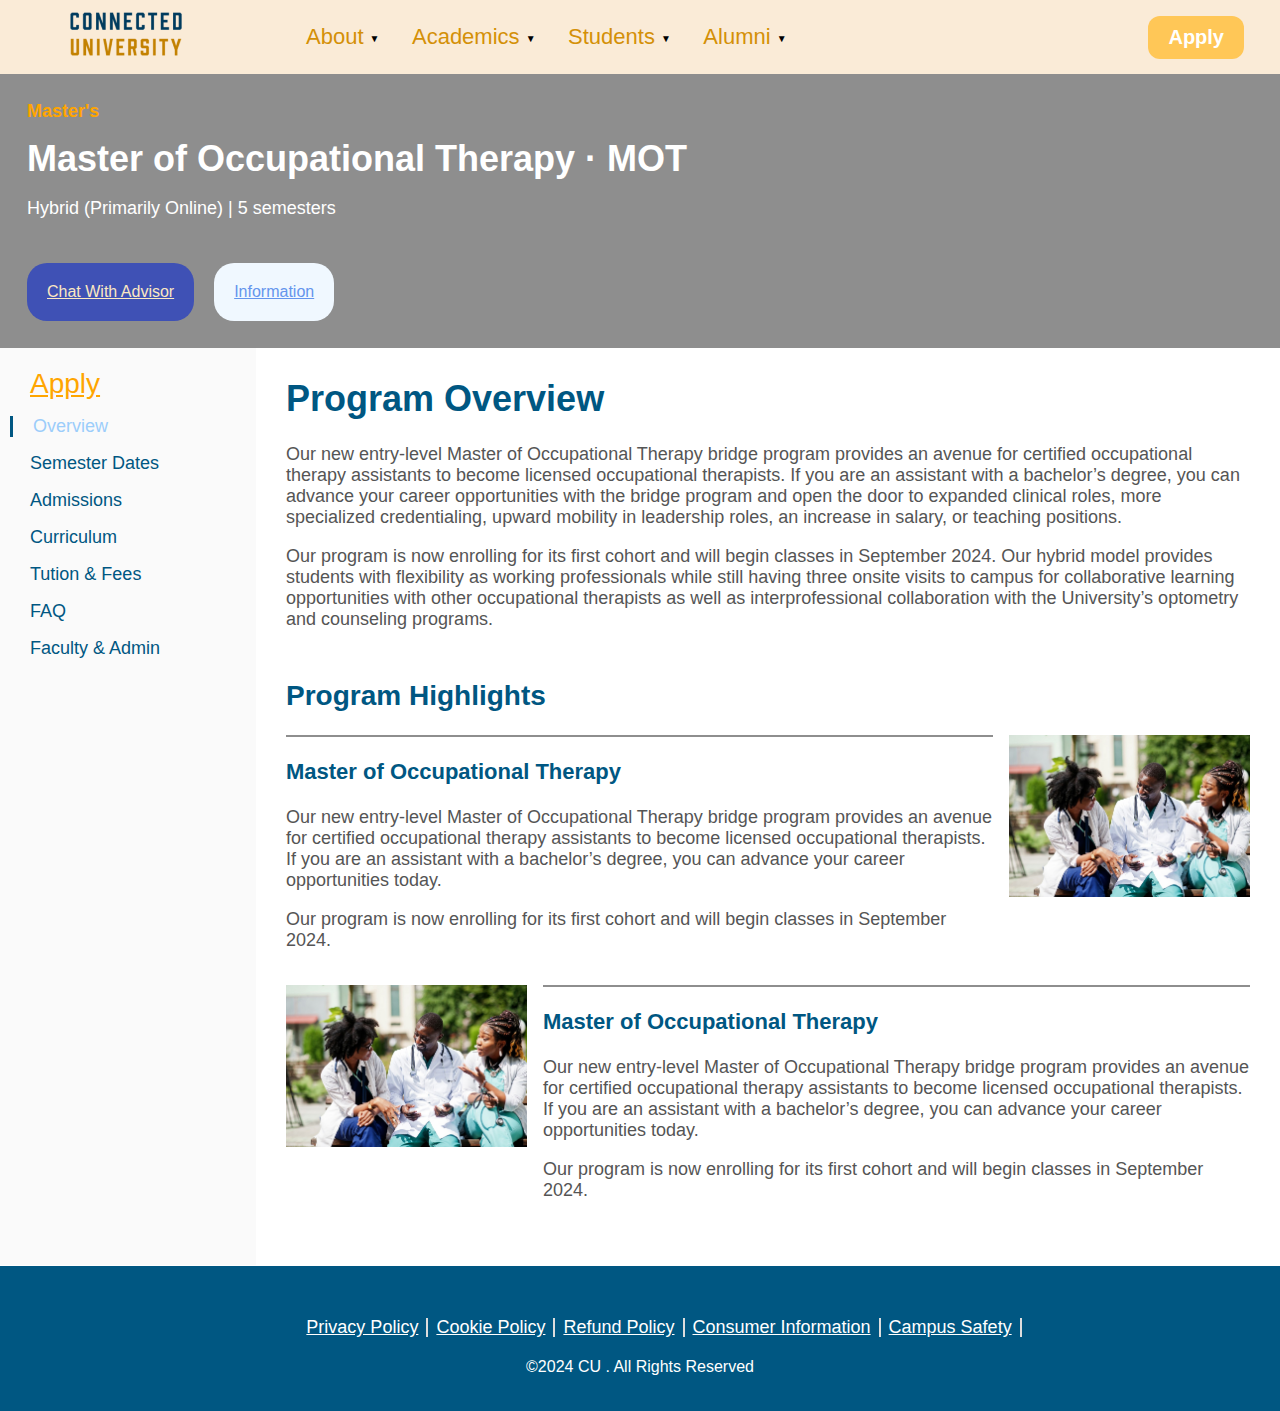
<file: program.html>
<!DOCTYPE html>
<html lang="en">
<head>
  <title>Master's Degrees | Connected University</title>
  <link rel="icon" type="image/x-icon" href="./one.ico">
    <meta charset="UTF-8">
    <meta name="viewport" content="width=device-width, initial-scale=1.0">
    <title>Degree</title>
    <link rel="stylesheet" href="./vasureq.css">
    <link href="https://fonts.googleapis.com/css?family=Oswald:200,400,700" rel="stylesheet">
     <!--  <script src="./main.js" />-->
    <!-- Start of Async Drift Code -->
<script>
    "use strict";
    
    !function() {
      var t = window.driftt = window.drift = window.driftt || [];
      if (!t.init) {
        if (t.invoked) return void (window.console && console.error && console.error("Drift snippet included twice."));
        t.invoked = !0, t.methods = [ "identify", "config", "track", "reset", "debug", "show", "ping", "page", "hide", "off", "on" ], 
        t.factory = function(e) {
          return function() {
            var n = Array.prototype.slice.call(arguments);
            return n.unshift(e), t.push(n), t;
          };
        }, t.methods.forEach(function(e) {
          t[e] = t.factory(e);
        }), t.load = function(t) {
          var e = 3e5, n = Math.ceil(new Date() / e) * e, o = document.createElement("script");
          o.type = "text/javascript", o.async = !0, o.crossorigin = "anonymous", o.src = "https://js.driftt.com/include/" + n + "/" + t + ".js";
          var i = document.getElementsByTagName("script")[0];
          i.parentNode.insertBefore(o, i);
        };
      }
    }();
    drift.SNIPPET_VERSION = '0.3.1';
    drift.load('bz7xh28d8u7g');
drift.on('ready', function() {drift.api.startInteraction({ interactionId: 391950 })});
    </script>
    <!-- End of Async Drift Code -->
</head>
<body>
    <div class="mainbody"  id="loadmainpage">
        <div class="navbar">
            <div class="nav-wrapper">
            <div class="navbar-1">
              <a href="./index.html">
                <img src="./logo.png" class="logo" />
              </a></div>
            <nav class="navbar-2">
                <ul class="navbar-list">
                    <li class="navbar-list-item" data-target="nav-links-about">
                        About
                    </li>
                    <li class="navbar-list-item" data-target="nav-links-academics">
                        Academics
                    </li>
                    <li class="navbar-list-item" data-target="nav-links-students">
                        Students
                    </li>
                    <li class="navbar-list-item" data-target="nav-links-alumni">
                        Alumni
                    </li>
                </ul>
                <div class="nav-links-about nav-links">
                  <div class="nav-col">
                    <h3 class="nav-col-header">General</h3>
                    <a  href="https://samaikya10996.wixsite.com/mysite/s-projects-side-by-side" class="nav-link">About Connected Uni.</a>
                    <a  href="https://samaikya10996.wixsite.com/mysite/s-projects-side-by-side" class="nav-link">Campus Directory</a>
                    <a  href="https://samaikya10996.wixsite.com/mysite/s-projects-side-by-side" class="nav-link">Leadership</a>
                    <a  href="https://samaikya10996.wixsite.com/mysite/s-projects-side-by-side" class="nav-link">Office of the Presiddent</a>
                    <a  href="https://samaikya10996.wixsite.com/mysite/s-projects-side-by-side" class="nav-link">Founders</a>
                  </div>
                  <div class="nav-col">
                    <h3 class="nav-col-header">Information</h3>
                    <a  href="https://samaikya10996.wixsite.com/mysite/s-projects-side-by-side" class="nav-link">Accreditation</a>
                    <a  href="https://samaikya10996.wixsite.com/mysite/s-projects-side-by-side" class="nav-link">Campus Info & Safety</a>
                    <a  href="https://samaikya10996.wixsite.com/mysite/s-projects-side-by-side" class="nav-link">Consumer Information</a>
                    <a  href="https://samaikya10996.wixsite.com/mysite/s-projects-side-by-side" class="nav-link">Institutional <br>Effectiveness</a>
                    <a  href="https://samaikya10996.wixsite.com/mysite/s-projects-side-by-side" class="nav-link">Strategic Plan</a>

                  </div>

                <div class="nav-col">
                  <h3 class="nav-col-header">News Center</h3>
                  <a  href="https://samaikya10996.wixsite.com/mysite/s-projects-side-by-side" class="nav-link">Blog</a>
                  <a  href="https://samaikya10996.wixsite.com/mysite/s-projects-side-by-side" class="nav-link">News</a>
                  <a  href="https://samaikya10996.wixsite.com/mysite/s-projects-side-by-side" class="nav-link">Summit Magzine</a>
                  
                </div>

                <div class="nav-col">
                  <h3 class="nav-col-header">Research</h3>
                  <a  href="https://samaikya10996.wixsite.com/mysite/s-projects-side-by-side" class="nav-link">Office of Research</a>
                  <a  href="https://samaikya10996.wixsite.com/mysite/s-projects-side-by-side" class="nav-link">Institutional Review Board</a>
                 
                </div>


                </div>

                <div class="nav-links-academics nav-links">
                  <div class="nav-col">
                    <h3 class="nav-col-header">Departments</h3>
                    <a  href="https://samaikya10996.wixsite.com/mysite/s-projects-side-by-side" class="nav-link">Counseling</a>
                    <a  href="https://samaikya10996.wixsite.com/mysite/s-projects-side-by-side" class="nav-link">Health Sciences</a>
                    <a  href="https://samaikya10996.wixsite.com/mysite/s-projects-side-by-side" class="nav-link">Nursing</a>
                    <a  href="./degree.html" class="nav-link">Occupational Therapy</a>
                    <a  href="https://samaikya10996.wixsite.com/mysite/s-projects-side-by-side" class="nav-link">Optometry</a>
                    <a  href="https://samaikya10996.wixsite.com/mysite/s-projects-side-by-side" class="nav-link">Physical Therapy</a>
                    <a  href="https://samaikya10996.wixsite.com/mysite/s-projects-side-by-side" class="nav-link">Physician Assistant</a>
                    <a  href="https://samaikya10996.wixsite.com/mysite/s-projects-side-by-side" class="nav-link">Speech-Language Pathology</a>
                  </div>
                  <div class="nav-col">
                    <h3 class="nav-col-header">Degree Types</h3>
                    <a  href="./degree.html" class="nav-link">Masters Degrees</a>
                    <a  href="./Doctoral.html" class="nav-link">Doctoral Degrees</a>
                    <a  href="./degree.html" class="nav-link">Certificates</a>
                  </div>

                  <div class="nav-col">
                    <h3 class="nav-col-header">Resources</h3>
                    <a  href="./degree.html" class="nav-link">Continuing Education</a>
                    <a  href="./degree.html" class="nav-link">Faculty Directory</a>
                    <a  href="./degree.html" class="nav-link">Financial Aid</a>
                    <a  href="./degree.html" class="nav-link">Tution & Fees</a>
                    <a  href="./degree.html" class="nav-link">Referral Program</a>
                   </div>

                </div>

                <div class="nav-links-students nav-links">
                  <div class="nav-col">
                    <h3 class="nav-col-header">General</h3>
                   <a  href="https://samaikya10996.wixsite.com/mysite/s-projects-side-by-side" class="nav-link">Admissions</a>
                    <a  href="https://samaikya10996.wixsite.com/mysite/s-projects-side-by-side" class="nav-link">Financial Aid</a>
                    <a  href="https://samaikya10996.wixsite.com/mysite/s-projects-side-by-side" class="nav-link">Registrars Office</a>
                    <a  href="https://samaikya10996.wixsite.com/mysite/s-projects-side-by-side" class="nav-link">Student Affairs</a>
                    <a  href="https://samaikya10996.wixsite.com/mysite/s-projects-side-by-side" class="nav-link">RMU Store</a>
                  </div>
                  <div class="nav-col">
                    <h3 class="nav-col-header">Information</h3>
                    <a  href="https://samaikya10996.wixsite.com/mysite/s-projects-side-by-side" class="nav-link">Campus Safety</a>
                    <a  href="https://samaikya10996.wixsite.com/mysite/s-projects-side-by-side" class="nav-link">Faculty Directory</a>
                    <a  href="https://samaikya10996.wixsite.com/mysite/s-projects-side-by-side" class="nav-link">Tution & Fees</a>
                    <a  href="https://samaikya10996.wixsite.com/mysite/s-projects-side-by-side" class="nav-link">University Calender</a>
                  </div>
                </div>

                <div class="nav-links-alumni nav-links">
                  <div class="nav-col">
                    <h3 class="nav-col-header">General</h3>
                    <a  href="https://samaikya10996.wixsite.com/mysite/s-projects-side-by-side" class="nav-link">Alumni Association</a>
                    <a  href="https://samaikya10996.wixsite.com/mysite/s-projects-side-by-side" class="nav-link">Alumni Awards</a>
                  </div>
                  <div class="nav-col">
                    <h3 class="nav-col-header">Volunteer</h3>
                    <a  href="https://samaikya10996.wixsite.com/mysite/s-projects-side-by-side" class="nav-link">Give Back</a>
                    <a  href="https://samaikya10996.wixsite.com/mysite/s-projects-side-by-side" class="nav-link">Graduate <br>Ambassadors</a>
                    <a  href="https://samaikya10996.wixsite.com/mysite/s-projects-side-by-side" class="nav-link">Mentor a Student</a>
                  </div>
                </div>


                <!-- <div class="offer">
                    <a href="https://samaikya10996.wixsite.com/mysite/s-projects-side-by-side" style="text-decoration:none;"> 
                        What We Offer
                    </a></div>
                <div class="blog">
                    <a href="#blog" style="text-decoration:none;"> 
                        Blog
                </a></div>
                <div class="contact">
                    <a href="#contactus" style="text-decoration:none;"> 

                    Contact Us
                </a></div> -->
            </nav>
            
            <a href="https://kjenison-240605-demo.my.site.com/admissions/s/" class="apply-btn">Apply</a>
    
            <!-- <div class="navbar-3">
               
               <button id="signup"> Sign Up</button>
               <a href="./project-loginpage.html" class="signnavbar">Sign Up</a>
            </div> -->
            </div>
    </div>
</div>  


<div class="prog-main">
    <h2 class="prog-callout">Master's</h2>
    <h1 class="prog-header">Master of Occupational Therapy · MOT</h1>
    <p class="prog-text">Hybrid (Primarily Online) | 5 semesters</p>
    <div class="prog-ctas">
        <a href="https://manikantatw.github.io/connectuniversity/program.html#engage-all-bot-template-2303e348-d5e0c8cf" class="link-btn">Chat With Advisor</a>
        <a href="/" class="link-cta">Information</a>
    </div>
</div>

<div class="prog-details">
    <div class="prog-actions">
        <a href="https://kjenison-240605-demo.my.site.com/admissions/s/" class="link-app">Apply</a>
        <a href="./program.html" class="link link--active">Overview</a>
        <a href="./semesterDates.Html" class="link">Semester Dates</a>
        <a href="./Admissions.html" class="link">Admissions</a>
        <a href="./Cirriculum.html" class="link">Curriculum</a>
        <a href="./Tution&Fees.html" class="link">Tution & Fees</a>
       <a href="./FAQ.html" class="link">FAQ</a>
        <a href="./faculty.html" class="link">Faculty & Admin</a>
    </div>
  <div class="prog-content">
    <div class="prog-intro">
        <h1 class="prog-intro-header">Program Overview</h1>
        <p class="prog-intro-text">Our new entry-level Master of Occupational Therapy bridge program provides an avenue for certified occupational therapy assistants to become licensed occupational therapists. If you are an assistant with a bachelor’s degree, you can advance your career opportunities with the bridge program and open the door to expanded clinical roles, more specialized credentialing, upward mobility in leadership roles, an increase in salary, or teaching positions.</p>
        <p class="prog-intro-text">Our program is now enrolling for its first cohort and will begin classes in September 2024. Our hybrid model provides students with flexibility as working professionals while still having three onsite visits to campus for collaborative learning opportunities with other occupational therapists as well as interprofessional collaboration with the University’s optometry and counseling programs.</p>
    </div>
    <h2 class="prog-cards-title">Program Highlights</h2>
    <div class="prog-container">
        <div class="prog-card">
    <h3 class="prog-card-header">
      Master of Occupational Therapy
    </h3>
      <p class="prog-card-text">
        Our new entry-level Master of Occupational Therapy bridge program provides an avenue for certified occupational therapy assistants to become licensed occupational therapists. If you are an assistant with a bachelor’s degree, you can advance your career opportunities today.
      </p>
      <p class="prog-card-text">
        Our program is now enrolling for its first cohort and will begin classes in September 2024.
      </p>
  </div>
  <img src="./med.jpg" class="prog-card-img"/>
</div>
  <div class="prog-container">
    <div class="prog-card">
    <h3 class="prog-card-header">
      Master of Occupational Therapy
    </h3>
      <p class="prog-card-text">
        Our new entry-level Master of Occupational Therapy bridge program provides an avenue for certified occupational therapy assistants to become licensed occupational therapists. If you are an assistant with a bachelor’s degree, you can advance your career opportunities today.
      </p>
      <p class="prog-card-text">
        Our program is now enrolling for its first cohort and will begin classes in September 2024.
      </p>
  </div>
  <img src="./med.jpg" class="prog-card-img"/>
  </div>
  </div>
</div>
<div class="footer">
    <ul class="footer-links">
      <li class="footer-link-list"><a href="#" class="footer-link">Privacy Policy</a></li>
      <li class="footer-link-list"><a href="#" class="footer-link">Cookie Policy</a></li>
      <li class="footer-link-list"><a href="#" class="footer-link">Refund Policy</a></li>
      <li class="footer-link-list"><a href="#" class="footer-link">Consumer Information</a></li>
      <li class="footer-link-list"><a href="#" class="footer-link">Campus Safety</a></li>
    </ul>

    <span class="footer-copyright">&copy;2024 CU . All Rights Reserved</span>

  </div>
<script>
  function main () {
    let activeList = {};
document.querySelectorAll('.nav-links').forEach(item =>{
    item.addEventListener('mouseleave', hideLinks);
});

document.querySelectorAll('.navbar-list-item').forEach(item =>{
    item.addEventListener('mouseover', showLinks);
});

function hideLinks () {
    if(activeList.ele) {
        activeList.ele.classList.remove(`${activeList.clas}--active`);
    activeList.trigger.classList.remove('navbar-list-item--active');
    }
    
}

function showLinks (event) {
    hideLinks();
    event.currentTarget.classList.add('navbar-list-item--active');
    const targetElemClass = event.currentTarget.dataset.target;
    const targetElem = document.querySelector(`.${targetElemClass}`);
    activeList = {ele:targetElem, clas: targetElemClass, trigger: event.currentTarget}; 
    targetElem.classList.add(`${targetElemClass}--active`);
}
}
setTimeout(() => main(), 100);

</script>

</body>
</html>
</file>
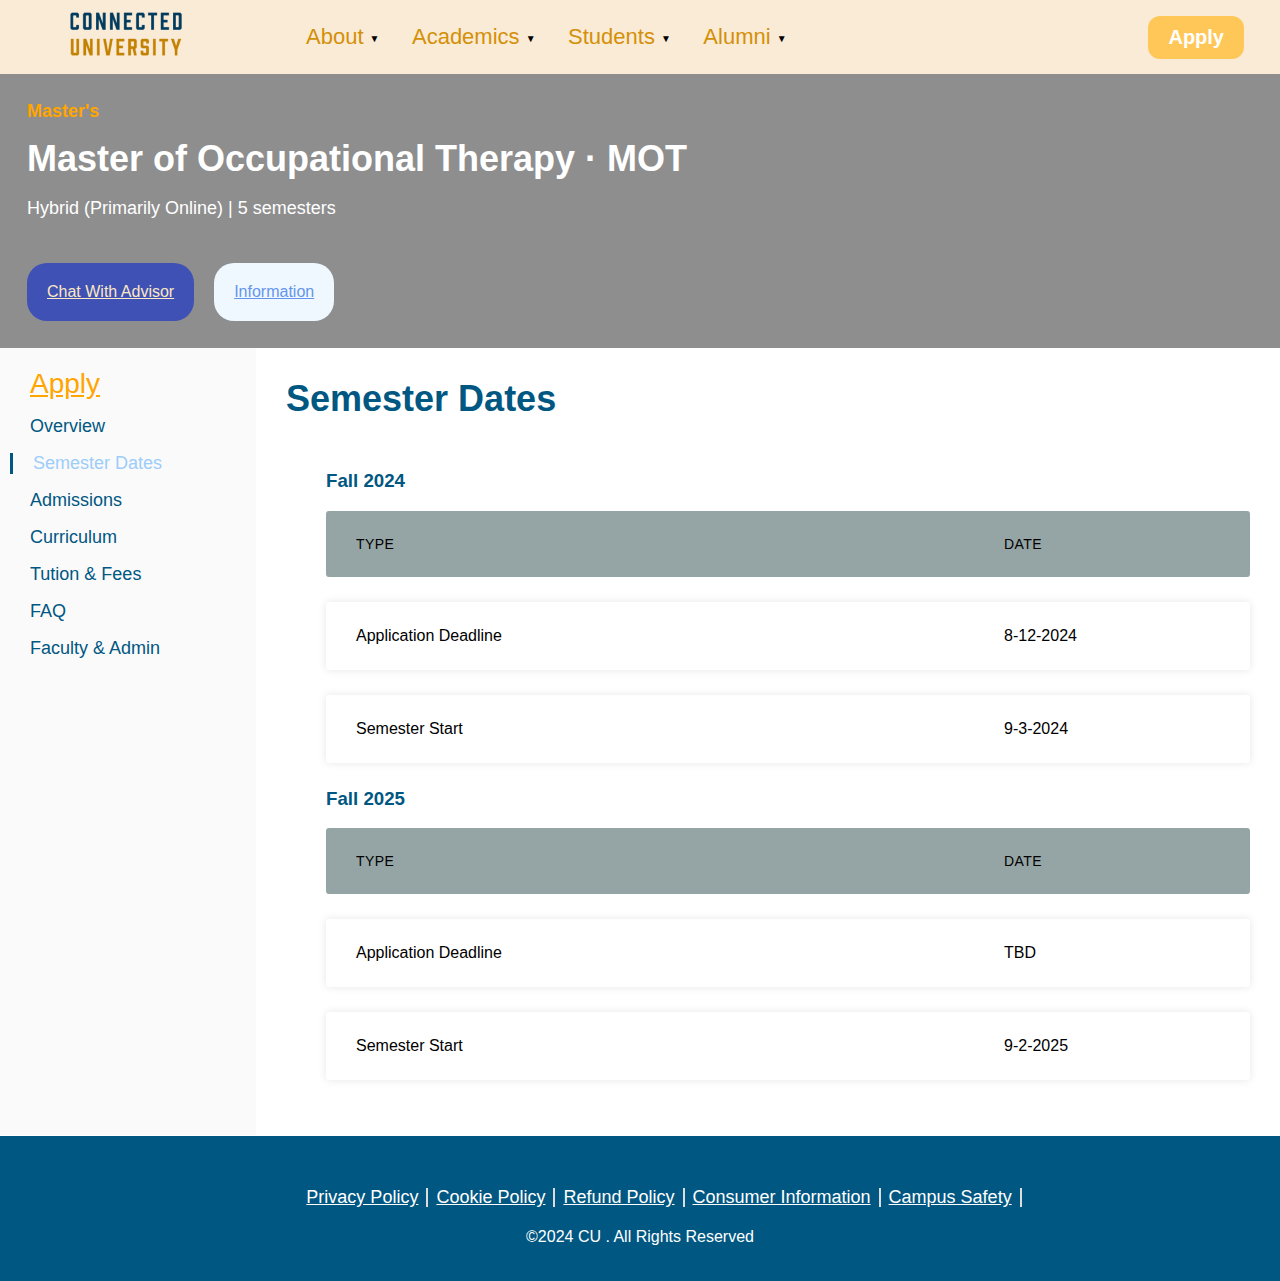
<file: semesterDates.Html>
<!DOCTYPE html>
<html lang="en">
<head>
  <title>Master's Degrees | Connected University</title>
  <link rel="icon" type="image/x-icon" href="./one.ico">
    <meta charset="UTF-8">
    <meta name="viewport" content="width=device-width, initial-scale=1.0">
    <title>Degree</title>
    <link rel="stylesheet" href="./vasureq.css">
    <link href="https://fonts.googleapis.com/css?family=Oswald:200,400,700" rel="stylesheet">
     <!-- <script src="./main.js" />-->
    <!-- Start of Async Drift Code -->
<script>
    "use strict";
    
    !function() {
      var t = window.driftt = window.drift = window.driftt || [];
      if (!t.init) {
        if (t.invoked) return void (window.console && console.error && console.error("Drift snippet included twice."));
        t.invoked = !0, t.methods = [ "identify", "config", "track", "reset", "debug", "show", "ping", "page", "hide", "off", "on" ], 
        t.factory = function(e) {
          return function() {
            var n = Array.prototype.slice.call(arguments);
            return n.unshift(e), t.push(n), t;
          };
        }, t.methods.forEach(function(e) {
          t[e] = t.factory(e);
        }), t.load = function(t) {
          var e = 3e5, n = Math.ceil(new Date() / e) * e, o = document.createElement("script");
          o.type = "text/javascript", o.async = !0, o.crossorigin = "anonymous", o.src = "https://js.driftt.com/include/" + n + "/" + t + ".js";
          var i = document.getElementsByTagName("script")[0];
          i.parentNode.insertBefore(o, i);
        };
      }
    }();
    drift.SNIPPET_VERSION = '0.3.1';
    drift.load('bz7xh28d8u7g');
    drift.on('ready', function() {drift.api.startInteraction({ interactionId: 391950 })});
 
    </script>
    <!-- End of Async Drift Code -->
</head>
<body>
    <div class="mainbody"  id="loadmainpage">
        <div class="navbar">
            <div class="nav-wrapper">
            <div class="navbar-1">
              <a href="./index.html">
                <img src="./logo.png" class="logo" />
              </a></div>
            <nav class="navbar-2">
                <ul class="navbar-list">
                    <li class="navbar-list-item" data-target="nav-links-about">
                        About
                    </li>
                    <li class="navbar-list-item" data-target="nav-links-academics">
                        Academics
                    </li>
                    <li class="navbar-list-item" data-target="nav-links-students">
                        Students
                    </li>
                    <li class="navbar-list-item" data-target="nav-links-alumni">
                        Alumni
                    </li>
                </ul>
                <div class="nav-links-about nav-links">
                  <div class="nav-col">
                    <h3 class="nav-col-header">General</h3>
                    <a  href="https://samaikya10996.wixsite.com/mysite/s-projects-side-by-side" class="nav-link">About RMU</a>
                    <a  href="https://samaikya10996.wixsite.com/mysite/s-projects-side-by-side" class="nav-link">Campus Directory</a>
                    <a  href="https://samaikya10996.wixsite.com/mysite/s-projects-side-by-side" class="nav-link">Leadership</a>
                    <a  href="https://samaikya10996.wixsite.com/mysite/s-projects-side-by-side" class="nav-link">Office of the Presiddent</a>
                    <a  href="https://samaikya10996.wixsite.com/mysite/s-projects-side-by-side" class="nav-link">Founders</a>
                  </div>
                  <div class="nav-col">
                    <h3 class="nav-col-header">Information</h3>
                    <a  href="https://samaikya10996.wixsite.com/mysite/s-projects-side-by-side" class="nav-link">Accreditation</a>
                    <a  href="https://samaikya10996.wixsite.com/mysite/s-projects-side-by-side" class="nav-link">Campus Info & Safety</a>
                    <a  href="https://samaikya10996.wixsite.com/mysite/s-projects-side-by-side" class="nav-link">Consumer Information</a>
                    <a  href="https://samaikya10996.wixsite.com/mysite/s-projects-side-by-side" class="nav-link">Institutional <br>Effectiveness</a>
                    <a  href="https://samaikya10996.wixsite.com/mysite/s-projects-side-by-side" class="nav-link">Strategic Plan</a>

                  </div>

                <div class="nav-col">
                  <h3 class="nav-col-header">News Center</h3>
                  <a  href="https://samaikya10996.wixsite.com/mysite/s-projects-side-by-side" class="nav-link">Blog</a>
                  <a  href="https://samaikya10996.wixsite.com/mysite/s-projects-side-by-side" class="nav-link">News</a>
                  <a  href="https://samaikya10996.wixsite.com/mysite/s-projects-side-by-side" class="nav-link">Summit Magzine</a>
                  
                </div>

                <div class="nav-col">
                  <h3 class="nav-col-header">Research</h3>
                  <a  href="https://samaikya10996.wixsite.com/mysite/s-projects-side-by-side" class="nav-link">Office of Research</a>
                  <a  href="https://samaikya10996.wixsite.com/mysite/s-projects-side-by-side" class="nav-link">Institutional Review Board</a>
                 
                </div>


                </div>

                <div class="nav-links-academics nav-links">
                  <div class="nav-col">
                    <h3 class="nav-col-header">Departments</h3>
                    <a  href="https://samaikya10996.wixsite.com/mysite/s-projects-side-by-side" class="nav-link">Counseling</a>
                    <a  href="https://samaikya10996.wixsite.com/mysite/s-projects-side-by-side" class="nav-link">Health Sciences</a>
                    <a  href="https://samaikya10996.wixsite.com/mysite/s-projects-side-by-side" class="nav-link">Nursing</a>
                    <a  href="./degree.html" class="nav-link">Occupational Therapy</a>
                    <a  href="https://samaikya10996.wixsite.com/mysite/s-projects-side-by-side" class="nav-link">Optometry</a>
                    <a  href="https://samaikya10996.wixsite.com/mysite/s-projects-side-by-side" class="nav-link">Physical Therapy</a>
                    <a  href="https://samaikya10996.wixsite.com/mysite/s-projects-side-by-side" class="nav-link">Physician Assistant</a>
                    <a  href="https://samaikya10996.wixsite.com/mysite/s-projects-side-by-side" class="nav-link">Speech-Language Pathology</a>
                  </div>
                  <div class="nav-col">
                    <h3 class="nav-col-header">Degree Types</h3>
                    <a  href="./degree.html" class="nav-link">Masters Degrees</a>
                    <a  href="./Doctoral.html" class="nav-link">Doctoral Degrees</a>
                    <a  href="./degree.html" class="nav-link">Certificates</a>
                  </div>

                  <div class="nav-col">
                    <h3 class="nav-col-header">Resources</h3>
                    <a  href="./degree.html" class="nav-link">Continuing Education</a>
                    <a  href="./degree.html" class="nav-link">Faculty Directory</a>
                    <a  href="./degree.html" class="nav-link">Financial Aid</a>
                    <a  href="./degree.html" class="nav-link">Tution & Fees</a>
                    <a  href="./degree.html" class="nav-link">Referral Program</a>
                   </div>

                </div>

                <div class="nav-links-students nav-links">
                  <div class="nav-col">
                    <h3 class="nav-col-header">General</h3>
                   <a  href="https://samaikya10996.wixsite.com/mysite/s-projects-side-by-side" class="nav-link">Admissions</a>
                    <a  href="https://samaikya10996.wixsite.com/mysite/s-projects-side-by-side" class="nav-link">Financial Aid</a>
                    <a  href="https://samaikya10996.wixsite.com/mysite/s-projects-side-by-side" class="nav-link">Registrars Office</a>
                    <a  href="https://samaikya10996.wixsite.com/mysite/s-projects-side-by-side" class="nav-link">Student Affairs</a>
                    <a  href="https://samaikya10996.wixsite.com/mysite/s-projects-side-by-side" class="nav-link">RMU Store</a>
                  </div>
                  <div class="nav-col">
                    <h3 class="nav-col-header">Information</h3>
                    <a  href="https://samaikya10996.wixsite.com/mysite/s-projects-side-by-side" class="nav-link">Campus Safety</a>
                    <a  href="https://samaikya10996.wixsite.com/mysite/s-projects-side-by-side" class="nav-link">Faculty Directory</a>
                    <a  href="https://samaikya10996.wixsite.com/mysite/s-projects-side-by-side" class="nav-link">Tution & Fees</a>
                    <a  href="https://samaikya10996.wixsite.com/mysite/s-projects-side-by-side" class="nav-link">University Calender</a>
                  </div>
                </div>

                <div class="nav-links-alumni nav-links">
                  <div class="nav-col">
                    <h3 class="nav-col-header">General</h3>
                    <a  href="https://samaikya10996.wixsite.com/mysite/s-projects-side-by-side" class="nav-link">Alumni Association</a>
                    <a  href="https://samaikya10996.wixsite.com/mysite/s-projects-side-by-side" class="nav-link">Alumni Awards</a>
                  </div>
                  <div class="nav-col">
                    <h3 class="nav-col-header">Volunteer</h3>
                    <a  href="https://samaikya10996.wixsite.com/mysite/s-projects-side-by-side" class="nav-link">Give Back</a>
                    <a  href="https://samaikya10996.wixsite.com/mysite/s-projects-side-by-side" class="nav-link">Graduate <br>Ambassadors</a>
                    <a  href="https://samaikya10996.wixsite.com/mysite/s-projects-side-by-side" class="nav-link">Mentor a Student</a>
                  </div>
                </div>


                <!-- <div class="offer">
                    <a href="https://samaikya10996.wixsite.com/mysite/s-projects-side-by-side" style="text-decoration:none;"> 
                        What We Offer
                    </a></div>
                <div class="blog">
                    <a href="#blog" style="text-decoration:none;"> 
                        Blog
                </a></div>
                <div class="contact">
                    <a href="#contactus" style="text-decoration:none;"> 

                    Contact Us
                </a></div> -->
            </nav>
            
            <a href="https://kjenison-240605-demo.my.site.com/admissions/s/" class="apply-btn">Apply</a>
    
            <!-- <div class="navbar-3">
               
               <button id="signup"> Sign Up</button>
               <a href="./project-loginpage.html" class="signnavbar">Sign Up</a>
            </div> -->
            </div>
    </div>
</div>  


<div class="prog-main">
    <h2 class="prog-callout">Master's</h2>
    <h1 class="prog-header">Master of Occupational Therapy · MOT</h1>
    <p class="prog-text">Hybrid (Primarily Online) | 5 semesters</p>
    <div class="prog-ctas">
        <a href="https://manikantatw.github.io/connectuniversity/degree.html#engage-all-bot-template-2303e348-d5e0c8cf" class="link-btn">Chat With Advisor</a>
        <a href="/" class="link-cta">Information</a>
    </div>
</div>

<div class="prog-details">
    <div class="prog-actions">
        <a href="#" class="link-app">Apply</a>
        <a href="./program.html" class="link">Overview</a>
        <a href="#" class="link link--active">Semester Dates</a>
        <a href="./Admissions.html" class="link">Admissions</a>
        <a href="./semesterDates.Html" class="link">Curriculum</a>
        <a href="./Tution&Fees.html" class="link">Tution & Fees</a>
        <a href="./FAQ.html" class="link">FAQ</a>
        <a href="./faculty.html" class="link">Faculty & Admin</a>
    </div>
  <div class="prog-content">
    <div class="prog-intro">
        <h1 class="prog-intro-header" >Semester Dates</h1>
    </div>
   
   

<!--Table-->


<ul class="responsive-table">
    <H3 style="color:rgb(0, 87, 130);"> Fall 2024</H3>
    <li class="table-header">
     
      <div class="col col-2">Type</div>
      <div class="col col-3">Date</div>
     
    </li>
    <li class="table-row">
     
      <div class="col col-2" data-label="Customer Name">Application Deadline</div>
      <div class="col col-3" data-label="Amount"> 8-12-2024</div>
   
    </li>

    <li class="table-row">
     
      <div class="col col-2" data-label="Customer Name">Semester Start</div>
      <div class="col col-3" data-label="Amount">9-3-2024</div>

</li>
</ul>

<ul class="responsive-table">
    <H3 style="color:rgb(0, 87, 130);"> Fall 2025</H3>
    <li class="table-header">

        <div class="col col-2">Type</div>
        <div class="col col-3">Date</div>
    </li>
  <li class="table-row">
     
      <div class="col col-2" data-label="Customer Name">Application Deadline</div>
      <div class="col col-3" data-label="Amount"> TBD </div>
   
    </li>

    <li class="table-row">
     
        <div class="col col-2" data-label="Customer Name">Semester Start</div>
        <div class="col col-3" data-label="Amount">9-2-2025</div>
  
  </li>
</ul>
   
  </div>
</div>
<div class="footer">
    <ul class="footer-links">
      <li class="footer-link-list"><a href="#" class="footer-link">Privacy Policy</a></li>
      <li class="footer-link-list"><a href="#" class="footer-link">Cookie Policy</a></li>
      <li class="footer-link-list"><a href="#" class="footer-link">Refund Policy</a></li>
      <li class="footer-link-list"><a href="#" class="footer-link">Consumer Information</a></li>
      <li class="footer-link-list"><a href="#" class="footer-link">Campus Safety</a></li>
    </ul>

    <span class="footer-copyright">&copy;2024 CU . All Rights Reserved</span>

  </div>
<script>
  function main () {
    let activeList = {};
document.querySelectorAll('.nav-links').forEach(item =>{
    item.addEventListener('mouseleave', hideLinks);
});

document.querySelectorAll('.navbar-list-item').forEach(item =>{
    item.addEventListener('mouseover', showLinks);
});

function hideLinks () {
    if(activeList.ele) {
        activeList.ele.classList.remove(`${activeList.clas}--active`);
    activeList.trigger.classList.remove('navbar-list-item--active');
    }
    
}

function showLinks (event) {
    hideLinks();
    event.currentTarget.classList.add('navbar-list-item--active');
    const targetElemClass = event.currentTarget.dataset.target;
    const targetElem = document.querySelector(`.${targetElemClass}`);
    activeList = {ele:targetElem, clas: targetElemClass, trigger: event.currentTarget}; 
    targetElem.classList.add(`${targetElemClass}--active`);
}
}
setTimeout(() => main(), 100);

</script>

</body>
</html>
</file>
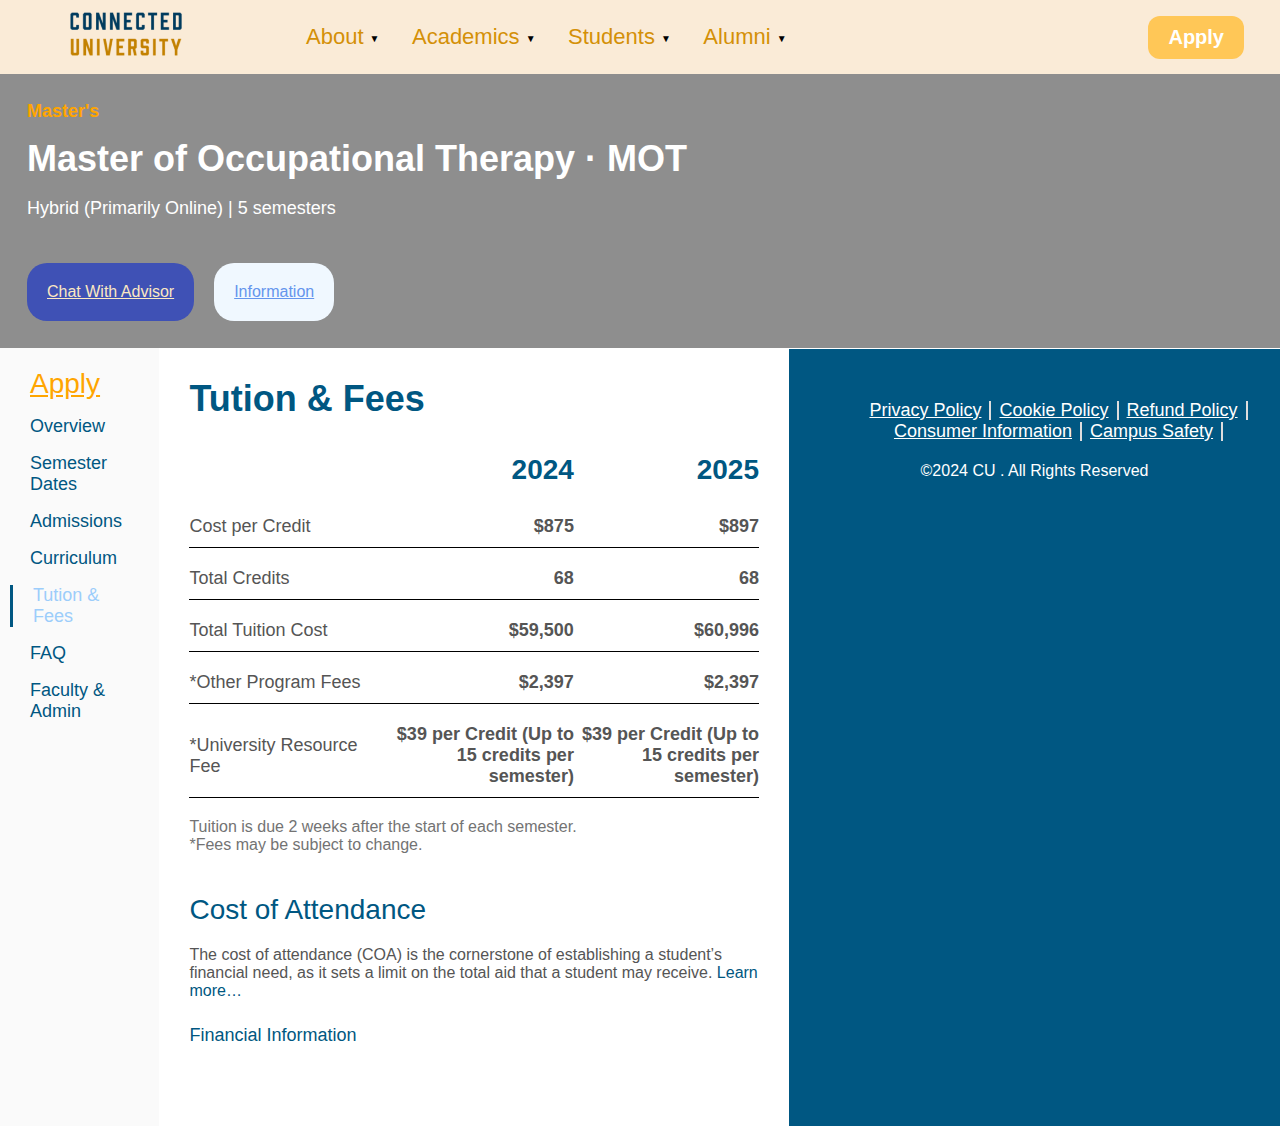
<file: Tution&Fees.html>
<!DOCTYPE html>
<html lang="en">
<head>
  <title>Master's Degrees | Connected University</title>
  <link rel="icon" type="image/x-icon" href="./one.ico">
    <meta charset="UTF-8">
    <meta name="viewport" content="width=device-width, initial-scale=1.0">
    <title>Degree</title>
    <link rel="stylesheet" href="./vasureq.css">
    <link href="https://fonts.googleapis.com/css?family=Oswald:200,400,700" rel="stylesheet">
      <!--  <script src="./main.js" />-->
    <!-- Start of Async Drift Code -->
<script>
    "use strict";
    
    !function() {
      var t = window.driftt = window.drift = window.driftt || [];
      if (!t.init) {
        if (t.invoked) return void (window.console && console.error && console.error("Drift snippet included twice."));
        t.invoked = !0, t.methods = [ "identify", "config", "track", "reset", "debug", "show", "ping", "page", "hide", "off", "on" ], 
        t.factory = function(e) {
          return function() {
            var n = Array.prototype.slice.call(arguments);
            return n.unshift(e), t.push(n), t;
          };
        }, t.methods.forEach(function(e) {
          t[e] = t.factory(e);
        }), t.load = function(t) {
          var e = 3e5, n = Math.ceil(new Date() / e) * e, o = document.createElement("script");
          o.type = "text/javascript", o.async = !0, o.crossorigin = "anonymous", o.src = "https://js.driftt.com/include/" + n + "/" + t + ".js";
          var i = document.getElementsByTagName("script")[0];
          i.parentNode.insertBefore(o, i);
        };
      }
    }();
    drift.SNIPPET_VERSION = '0.3.1';
    drift.load('bz7xh28d8u7g');
    drift.on('ready', function() {drift.api.startInteraction({ interactionId: 391950 })});
 
    </script>
    <!-- End of Async Drift Code -->
</head>
<body>
    <div class="mainbody"  id="loadmainpage">
        <div class="navbar">
            <div class="nav-wrapper">
            <div class="navbar-1">
              <a href="./index.html">
                <img src="./logo.png" class="logo" />
              </a></div>
            <nav class="navbar-2">
                <ul class="navbar-list">
                    <li class="navbar-list-item" data-target="nav-links-about">
                        About
                    </li>
                    <li class="navbar-list-item" data-target="nav-links-academics">
                        Academics
                    </li>
                    <li class="navbar-list-item" data-target="nav-links-students">
                        Students
                    </li>
                    <li class="navbar-list-item" data-target="nav-links-alumni">
                        Alumni
                    </li>
                </ul>
                <div class="nav-links-about nav-links">
                  <div class="nav-col">
                    <h3 class="nav-col-header">General</h3>
                    <a  href="https://samaikya10996.wixsite.com/mysite/s-projects-side-by-side" class="nav-link">About Connected Uni.</a>
                    <a  href="https://samaikya10996.wixsite.com/mysite/s-projects-side-by-side" class="nav-link">Campus Directory</a>
                    <a  href="https://samaikya10996.wixsite.com/mysite/s-projects-side-by-side" class="nav-link">Leadership</a>
                    <a  href="https://samaikya10996.wixsite.com/mysite/s-projects-side-by-side" class="nav-link">Office of the Presiddent</a>
                    <a  href="https://samaikya10996.wixsite.com/mysite/s-projects-side-by-side" class="nav-link">Founders</a>
                  </div>
                  <div class="nav-col">
                    <h3 class="nav-col-header">Information</h3>
                    <a  href="https://samaikya10996.wixsite.com/mysite/s-projects-side-by-side" class="nav-link">Accreditation</a>
                    <a  href="https://samaikya10996.wixsite.com/mysite/s-projects-side-by-side" class="nav-link">Campus Info & Safety</a>
                    <a  href="https://samaikya10996.wixsite.com/mysite/s-projects-side-by-side" class="nav-link">Consumer Information</a>
                    <a  href="https://samaikya10996.wixsite.com/mysite/s-projects-side-by-side" class="nav-link">Institutional <br>Effectiveness</a>
                    <a  href="https://samaikya10996.wixsite.com/mysite/s-projects-side-by-side" class="nav-link">Strategic Plan</a>

                  </div>

                <div class="nav-col">
                  <h3 class="nav-col-header">News Center</h3>
                  <a  href="https://samaikya10996.wixsite.com/mysite/s-projects-side-by-side" class="nav-link">Blog</a>
                  <a  href="https://samaikya10996.wixsite.com/mysite/s-projects-side-by-side" class="nav-link">News</a>
                  <a  href="https://samaikya10996.wixsite.com/mysite/s-projects-side-by-side" class="nav-link">Summit Magzine</a>
                  
                </div>

                <div class="nav-col">
                  <h3 class="nav-col-header">Research</h3>
                  <a  href="https://samaikya10996.wixsite.com/mysite/s-projects-side-by-side" class="nav-link">Office of Research</a>
                  <a  href="https://samaikya10996.wixsite.com/mysite/s-projects-side-by-side" class="nav-link">Institutional Review Board</a>
                 
                </div>


                </div>

                <div class="nav-links-academics nav-links">
                  <div class="nav-col">
                    <h3 class="nav-col-header">Departments</h3>
                    <a  href="https://samaikya10996.wixsite.com/mysite/s-projects-side-by-side" class="nav-link">Counseling</a>
                    <a  href="https://samaikya10996.wixsite.com/mysite/s-projects-side-by-side" class="nav-link">Health Sciences</a>
                    <a  href="https://samaikya10996.wixsite.com/mysite/s-projects-side-by-side" class="nav-link">Nursing</a>
                    <a  href="./degree.html" class="nav-link">Occupational Therapy</a>
                    <a  href="https://samaikya10996.wixsite.com/mysite/s-projects-side-by-side" class="nav-link">Optometry</a>
                    <a  href="https://samaikya10996.wixsite.com/mysite/s-projects-side-by-side" class="nav-link">Physical Therapy</a>
                    <a  href="https://samaikya10996.wixsite.com/mysite/s-projects-side-by-side" class="nav-link">Physician Assistant</a>
                    <a  href="https://samaikya10996.wixsite.com/mysite/s-projects-side-by-side" class="nav-link">Speech-Language Pathology</a>
                  </div>
                  <div class="nav-col">
                    <h3 class="nav-col-header">Degree Types</h3>
                    <a  href="./degree.html" class="nav-link">Masters Degrees</a>
                    <a  href="./Doctoral.html" class="nav-link">Doctoral Degrees</a>
                    <a  href="./degree.html" class="nav-link">Certificates</a>
                  </div>

                  <div class="nav-col">
                    <h3 class="nav-col-header">Resources</h3>
                    <a  href="./degree.html" class="nav-link">Continuing Education</a>
                    <a  href="./degree.html" class="nav-link">Faculty Directory</a>
                    <a  href="./degree.html" class="nav-link">Financial Aid</a>
                    <a  href="./degree.html" class="nav-link">Tution & Fees</a>
                    <a  href="./degree.html" class="nav-link">Referral Program</a>
                   </div>

                </div>

                <div class="nav-links-students nav-links">
                  <div class="nav-col">
                    <h3 class="nav-col-header">General</h3>
                   <a  href="https://samaikya10996.wixsite.com/mysite/s-projects-side-by-side" class="nav-link">Admissions</a>
                    <a  href="https://samaikya10996.wixsite.com/mysite/s-projects-side-by-side" class="nav-link">Financial Aid</a>
                    <a  href="https://samaikya10996.wixsite.com/mysite/s-projects-side-by-side" class="nav-link">Registrars Office</a>
                    <a  href="https://samaikya10996.wixsite.com/mysite/s-projects-side-by-side" class="nav-link">Student Affairs</a>
                    <a  href="https://samaikya10996.wixsite.com/mysite/s-projects-side-by-side" class="nav-link">RMU Store</a>
                  </div>
                  <div class="nav-col">
                    <h3 class="nav-col-header">Information</h3>
                    <a  href="https://samaikya10996.wixsite.com/mysite/s-projects-side-by-side" class="nav-link">Campus Safety</a>
                    <a  href="https://samaikya10996.wixsite.com/mysite/s-projects-side-by-side" class="nav-link">Faculty Directory</a>
                    <a  href="https://samaikya10996.wixsite.com/mysite/s-projects-side-by-side" class="nav-link">Tution & Fees</a>
                    <a  href="https://samaikya10996.wixsite.com/mysite/s-projects-side-by-side" class="nav-link">University Calender</a>
                  </div>
                </div>

                <div class="nav-links-alumni nav-links">
                  <div class="nav-col">
                    <h3 class="nav-col-header">General</h3>
                    <a  href="https://samaikya10996.wixsite.com/mysite/s-projects-side-by-side" class="nav-link">Alumni Association</a>
                    <a  href="https://samaikya10996.wixsite.com/mysite/s-projects-side-by-side" class="nav-link">Alumni Awards</a>
                  </div>
                  <div class="nav-col">
                    <h3 class="nav-col-header">Volunteer</h3>
                    <a  href="https://samaikya10996.wixsite.com/mysite/s-projects-side-by-side" class="nav-link">Give Back</a>
                    <a  href="https://samaikya10996.wixsite.com/mysite/s-projects-side-by-side" class="nav-link">Graduate <br>Ambassadors</a>
                    <a  href="https://samaikya10996.wixsite.com/mysite/s-projects-side-by-side" class="nav-link">Mentor a Student</a>
                  </div>
                </div>


                <!-- <div class="offer">
                    <a href="https://samaikya10996.wixsite.com/mysite/s-projects-side-by-side" style="text-decoration:none;"> 
                        What We Offer
                    </a></div>
                <div class="blog">
                    <a href="#blog" style="text-decoration:none;"> 
                        Blog
                </a></div>
                <div class="contact">
                    <a href="#contactus" style="text-decoration:none;"> 

                    Contact Us
                </a></div> -->
            </nav>
            
            <a href="https://kjenison-240605-demo.my.site.com/admissions/s/" class="apply-btn">Apply</a>
    
            <!-- <div class="navbar-3">
               
               <button id="signup"> Sign Up</button>
               <a href="./project-loginpage.html" class="signnavbar">Sign Up</a>
            </div> -->
            </div>
    </div>
</div>  


<div class="prog-main">
    <h2 class="prog-callout">Master's</h2>
    <h1 class="prog-header">Master of Occupational Therapy · MOT</h1>
    <p class="prog-text">Hybrid (Primarily Online) | 5 semesters</p>
    <div class="prog-ctas">
        <a href="https://manikantatw.github.io/connectuniversity/degree.html#engage-all-bot-template-2303e348-d5e0c8cf" class="link-btn">Chat With Advisor</a>
        <a href="/" class="link-cta">Information</a>
    </div>
</div>

<div class="prog-details">
    <div class="prog-actions">
        <a href="https://kjenison-240605-demo.my.site.com/admissions/s/" class="link-app">Apply</a>
        <a href="./program.html" class="link">Overview</a>
        <a href="./semesterDates.Html" class="link">Semester Dates</a>
        <a href="./Admissions.html" class="link">Admissions</a>
        <a href="./Cirriculum.html" class="link">Curriculum</a>
        <a href="./Tution&Fees.html" class="link link--active">Tution & Fees</a>
        <a href="./FAQ.html" class="link">FAQ</a>
        <a href="./faculty.html" class="link">Faculty & Admin</a>
    </div>
  <div class="prog-content">
    <div class="prog-intro">
        <h1 class="prog-intro-header">Tution & Fees</h1> 
 <div class="tu-container">
    <table class="tu-table">
        <thead>
            <tr class="tu-trow">
                <th class="tu-th"> </th>
                <th class="tu-th">2024</th>
                <th class="tu-th">2025</th>
            </tr>
        </thead>
        <tbody>
            <tr class="tu-trow">
                <td class="tu-td">Cost per Credit</td>
                <td class="tu-td">$875</td>
                <td class="tu-td">$897</td>
            </tr>
            <tr class="tu-trow">
                <td class="tu-td">Total Credits</td>
                <td class="tu-td">68</td>
                <td class="tu-td">68</td>
            </tr>
            <tr class="tu-trow">
                <td class="tu-td">Total Tuition Cost</td>
                <td class="tu-td">$59,500</td>
                <td class="tu-td">$60,996</td>
            </tr>
            <tr class="tu-trow">
                <td class="tu-td">*Other Program Fees</td>
                <td class="tu-td">$2,397</td>
                <td class="tu-td">$2,397</td>
            </tr>
            <tr class="tu-trow">
                <td class="tu-td">*University Resource Fee</td>
                <td class="tu-td">$39 per Credit (Up to 15 credits per semester)</td>
                <td class="tu-td">$39 per Credit (Up to 15 credits per semester)</td>
            </tr>
        </tbody>
    </table>
    <div class="tu-note">
        Tuition is due 2 weeks after the start of each semester. <br>
        *Fees may be subject to change.
    </div>

    <div class="tu-content">
        <h3 class="tu-content-header">Cost of Attendance
        </h3>
        <p class="tu-content-text">The cost of attendance (COA) is the cornerstone of establishing a student’s financial need, as it sets a limit on the total aid that a student may receive. <a class="tu-text-link" href="#">Learn more…</a>     </p>
        <a class="tu-content-link" href="#">Financial Information</a>
    </div>
</div>
  </div>
</div>
<div class="footer">
    <ul class="footer-links">
      <li class="footer-link-list"><a href="#" class="footer-link">Privacy Policy</a></li>
      <li class="footer-link-list"><a href="#" class="footer-link">Cookie Policy</a></li>
      <li class="footer-link-list"><a href="#" class="footer-link">Refund Policy</a></li>
      <li class="footer-link-list"><a href="#" class="footer-link">Consumer Information</a></li>
      <li class="footer-link-list"><a href="#" class="footer-link">Campus Safety</a></li>
    </ul>

    <span class="footer-copyright">&copy;2024 CU . All Rights Reserved</span>

  </div>
<script>
  function main () {
    let activeList = {};
document.querySelectorAll('.nav-links').forEach(item =>{
    item.addEventListener('mouseleave', hideLinks);
});

document.querySelectorAll('.navbar-list-item').forEach(item =>{
    item.addEventListener('mouseover', showLinks);
});

function hideLinks () {
    if(activeList.ele) {
        activeList.ele.classList.remove(`${activeList.clas}--active`);
    activeList.trigger.classList.remove('navbar-list-item--active');
    }
    
}

function showLinks (event) {
    hideLinks();
    event.currentTarget.classList.add('navbar-list-item--active');
    const targetElemClass = event.currentTarget.dataset.target;
    const targetElem = document.querySelector(`.${targetElemClass}`);
    activeList = {ele:targetElem, clas: targetElemClass, trigger: event.currentTarget}; 
    targetElem.classList.add(`${targetElemClass}--active`);
}
}
setTimeout(() => main(), 100);

</script>

</body>
</html>
</file>
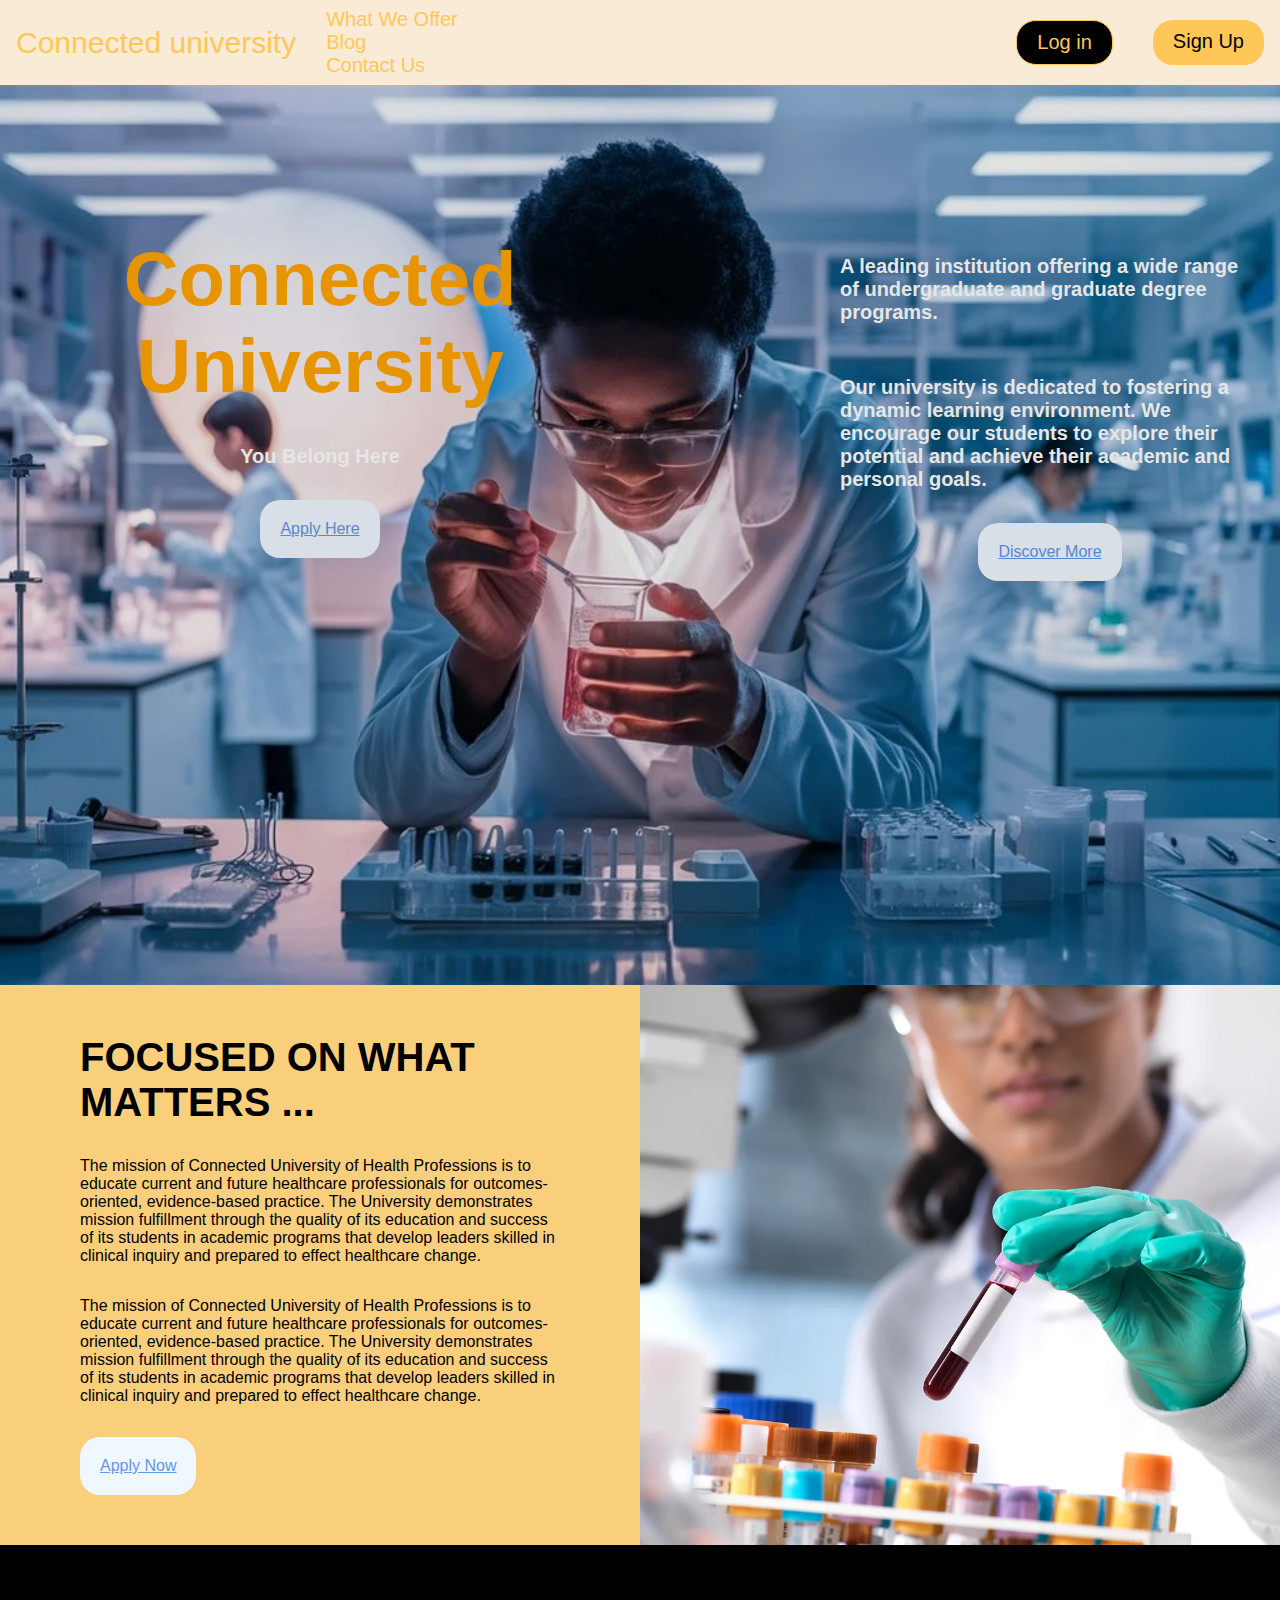
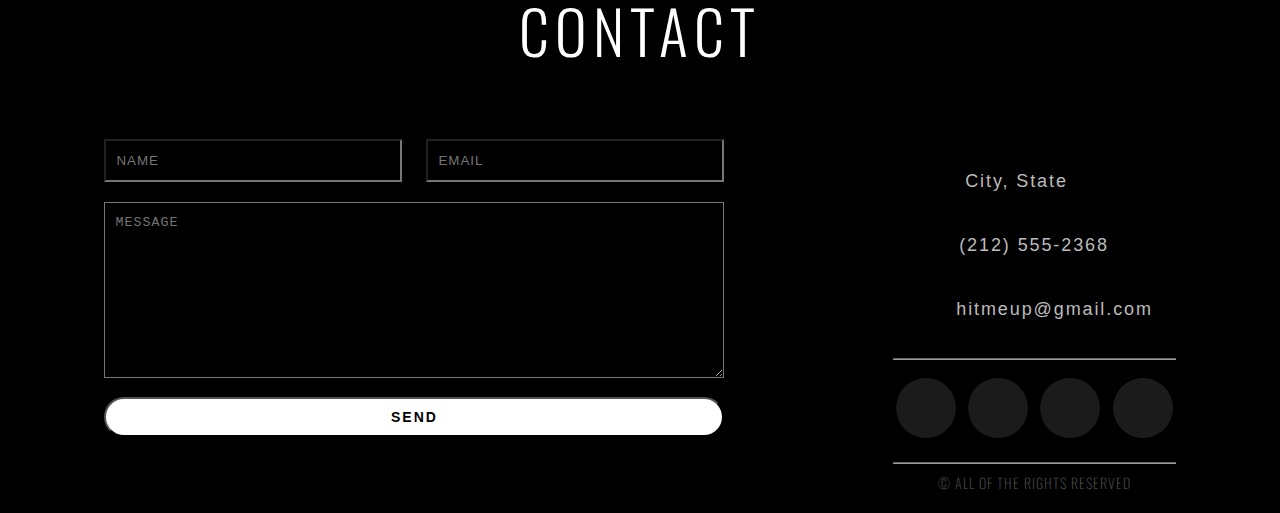
<file: vasureq.html>
<!DOCTYPE html>
<html lang="en">
<head>
    <meta charset="UTF-8">
    <meta name="viewport" content="width=device-width, initial-scale=1.0">
    <title>Document</title>
    <link rel="stylesheet" href="./vasureq.css">
    <link href="https://fonts.googleapis.com/css?family=Oswald:200,400,700" rel="stylesheet">
    <!-- Start of Async Drift Code -->
<script>
    "use strict";
    
    !function() {
      var t = window.driftt = window.drift = window.driftt || [];
      if (!t.init) {
        if (t.invoked) return void (window.console && console.error && console.error("Drift snippet included twice."));
        t.invoked = !0, t.methods = [ "identify", "config", "track", "reset", "debug", "show", "ping", "page", "hide", "off", "on" ], 
        t.factory = function(e) {
          return function() {
            var n = Array.prototype.slice.call(arguments);
            return n.unshift(e), t.push(n), t;
          };
        }, t.methods.forEach(function(e) {
          t[e] = t.factory(e);
        }), t.load = function(t) {
          var e = 3e5, n = Math.ceil(new Date() / e) * e, o = document.createElement("script");
          o.type = "text/javascript", o.async = !0, o.crossorigin = "anonymous", o.src = "https://js.driftt.com/include/" + n + "/" + t + ".js";
          var i = document.getElementsByTagName("script")[0];
          i.parentNode.insertBefore(o, i);
        };
      }
    }();
    drift.SNIPPET_VERSION = '0.3.1';
    drift.load('bz7xh28d8u7g');
    </script>
    <!-- End of Async Drift Code -->
</head>
<body>
    <div class="mainbody"  id="loadmainpage">
        <div class="navbar">
            <div class="nav-wrapper">
            <div class="navbar-1"> <a href="#loadmainpage" style="text-decoration:none;color:rgb(255, 199, 87)">Connected university</a> </div>
            <div class="navbar-2"> 
                <div class="offer">
                    <a href="https://samaikya10996.wixsite.com/mysite/s-projects-side-by-side" style="text-decoration:none;"> 
                        What We Offer
                    </a></div>
                <div class="blog">
                    <a href="#blog" style="text-decoration:none;"> 
                        Blog
                </a></div>
                <div class="contact">
                    <a href="#contactus" style="text-decoration:none;"> 

                    Contact Us
                </a></div>
              </div>
    
            <div class="navbar-3">
               <a href="#signpage" id="login"> Log in</a>
               <!-- <button id="signup"> Sign Up</button> -->
               <a href="./project-loginpage.html" class="signnavbar">Sign Up</a>
            </div>
            </div>
    </div>
    <div class="main-content">
    <div class="bodypart">

 <div class="firstpart">
    <h1 class="firstpart-header">Connected University</h1>
    <p class="hero-section-text">You Belong Here</p>
    <a href="https://kjenison-240605-demo.my.site.com/admissions/s/" class="link-cta">Apply Here</a>
 </div> 
<div class="secondpart">
        <p class="hero-section-text">A leading institution offering a wide range of undergraduate and graduate degree programs.</p>
    
        <p class="hero-section-text">Our university is dedicated to fostering a dynamic learning environment. We encourage our students to explore their potential and achieve their academic and personal goals.</p>
        <a href="/" class="link-cta">Discover More</a>
    </div>

</div>

<div class="about-section">
    <div class="about-first">
        <h2 class="about-header">
            FOCUSED ON WHAT MATTERS ...
        </h2>
        <p class="about-text">
            The mission of Connected University of Health Professions is to educate current and future healthcare professionals for outcomes-oriented, evidence-based practice. The University demonstrates mission fulfillment through the quality of its education and success of its students in academic programs that develop leaders skilled in clinical inquiry and prepared to effect healthcare change.
        </p>
        <p class="about-text">
            The mission of Connected University of Health Professions is to educate current and future healthcare professionals for outcomes-oriented, evidence-based practice. The University demonstrates mission fulfillment through the quality of its education and success of its students in academic programs that develop leaders skilled in clinical inquiry and prepared to effect healthcare change.
        </p>
        <a href="https://kjenison-240605-demo.my.site.com/admissions/s/" class="link-cta">Apply Now</a>
    </div>
    <div class="about-second">

    </div>

</div>

<!--
<div class="signuppage" id="signpage">
<img src="https://cdn.robinhood.com/assets/generated_assets/brand/_next/static/images/intro-background@1x__a7e1489efad180ee10a6e4d50c56d857.png">
<div class="matter">
    <h2 class="login-header">Signin Investors</h2>
    <h4 class="login-header" id="h4tag"></h4>
    <!-- <h1> Join a New Generation <br>of Investors</h1> -->
    <!--
    <form class="loginpage">
        <table>
            <tr>
                <td>
                    <label> Username</label>
                </td>
                <td> 
                    <input type="text" id="username">
                </td>
            </tr>
            <tr> 
                <td>
                    <label> Password</label>
                </td>
                <td>
                    <input type="password" id="password">
                </td>
             </tr>
        </table>
        <div class="signin-ctas">
            <input style="border-radius:30px;"type="submit" value="Login" id="login1" />
            <a href="./project-loginpage.html" class="register-link"> Register</a>
        </div>
       
    </form>
    <!-- <a href="./project-loginpage.html" class="signup-link"> Sign up</a> -->
<!--
</div>
</div>
</div>
</div>
<script>
    
document.getElementById('login1').addEventListener('click', function(event){
    var usrname= document.getElementById('username').value;
    usrname=="samaikya@prudent.com"?alert(usrname+ " You entered right username"):alert(usrname + "You have entered wrong username");
});
let x=0;
switch(x){
    case 0:
    text='Welcome Sam';
    break;
    case 1:
    text="Are you new here?"
    break;
    default:
    text="No user found"
}
document.querySelector('#h4tag').innerHTML= text;

</script>

-->

<section id="contact">
  
    <h1 class="section-header">Contact</h1>
    
    <div class="contact-wrapper">
    
    <!-- Left contact page --> 
      
      <form id="contact-form" class="form-horizontal" role="form">
         
        <div class="form-group">
          <div class="col-sm-12">
            <input type="text" class="form-control" id="name" placeholder="NAME" name="name" value="" required>
          </div>
        </div>
  
        <div class="form-group">
          <div class="col-sm-12">
            <input type="email" class="form-control" id="email" placeholder="EMAIL" name="email" value="" required>
          </div>
        </div>
  
        <textarea class="form-control" rows="10" placeholder="MESSAGE" name="message" required></textarea>
        
        <button class="send-button" id="submit" type="submit" value="SEND">
            SEND
        </button>
        
      </form>
      
    <!-- Left contact page --> 
      
        <div class="direct-contact-container">
  
          <ul class="contact-list">
            <li class="list-item"><i class="fa fa-map-marker fa-2x"><span class="contact-text place">City, State</span></i></li>
            
            <li class="list-item"><i class="fa fa-phone fa-2x"><span class="contact-text phone"><a href="tel:1-212-555-5555" title="Give me a call">(212) 555-2368</a></span></i></li>
            
            <li class="list-item"><i class="fa fa-envelope fa-2x"><span class="contact-text gmail"><a href="mailto:#" title="Send me an email">hitmeup@gmail.com</a></span></i></li>
            
          </ul>
  
          <hr>
          <ul class="social-media-list">
            <li><a href="#" target="_blank" class="contact-icon">
              <i class="fa fa-github" aria-hidden="true"></i></a>
            </li>
            <li><a href="#" target="_blank" class="contact-icon">
              <i class="fa fa-codepen" aria-hidden="true"></i></a>
            </li>
            <li><a href="#" target="_blank" class="contact-icon">
              <i class="fa fa-twitter" aria-hidden="true"></i></a>
            </li>
            <li><a href="#" target="_blank" class="contact-icon">
              <i class="fa fa-instagram" aria-hidden="true"></i></a>
            </li>       
          </ul>
          <hr>
  
          <div class="copyright">&copy; ALL OF THE RIGHTS RESERVED</div>
  
        </div>
      
    </div>
    
  </section>  
    <script>
  document.querySelector('#contact-form').addEventListener('submit', (e) => {
    e.preventDefault();
    e.target.elements.name.value = '';
    e.target.elements.email.value = '';
    e.target.elements.message.value = '';
  });


</script>


</body>
</html>
</file>
<file: vasureq.css>
* {
  box-sizing: border-box;
}
.navbar{
  /* overflow: hidden; */
  /* display: flex;
  justify-content:space-between;
  padding-right: 10px;
  background-color:black;
  color:rgb(255, 199, 87);
  text-align:center;
  font-size: 17px; */
  display: flex;
  /* padding-right: 50px;
  padding-top: -20px; */
  background-color: antiquewhite;
  padding: 8px 16px;
  position: fixed;
  top: 0px;
  width:100%;
  z-index: 2;
  position: relative;
}

.nav-wrapper {
  position: relative;
  color:rgb(212, 144, 7);
  display: flex;
  width: 100%;
  align-items: center;
}

.offer a, .blog a, .contact a {
  color:rgb(255, 199, 87);
  font-size: 20px;
}

.offer a:hover{
  color:aliceblue;
} 
.blog a:hover{
  color:aliceblue;
} 
.contact a:hover{
  color: aliceblue;
}

.logo {
  width: 220px;
}

.logo-1{
  width:30px;
}

.navbar-1
{
  font-size: 30px;
  color: rgb(255, 199, 87);
  
  /* margin-bottom: 20px; */
  /* padding-bottom: 20px; */
}

.navbar-2{
  /* display: flex; */
  /* column-gap: 30px; */
  /* width: 230px; */
  /* font-size: 15px; */
  /* padding-right: 50px; */
  /* padding-left: 30px;
  /* border-left: 1px solid rgb(255, 199, 87); */
  /* height: 100%; */
  /* align-items: center; */
  margin-left: 30px;
}

.navbar-list-item {
  display: inline;
  cursor: pointer;
  margin-right: 28px;
  font-size: 22px;
}

.navbar-list-item::after {
  content: "\25BC";
  font-size: 10px;
  vertical-align: middle;
  color: black;
}

.navbar-list-item--active::after {
  content: "\25B2";
}

.nav-links-about, .nav-links-academics, .nav-links-students, .nav-links-alumni {
display: none;
position: absolute;
top: 100%;
background-color: white;
padding: 30px 100px;
left: 0;
right: 0;
justify-content: center;
z-index: 5;
}

.nav-links-about--active, .nav-links-academics--active, .nav-links-students--active, .nav-links-alumni--active {
display: flex;
}

.nav-col {
display: flex;
flex-direction: column;
gap: 14px;
padding: 0 30px;
border-right: 1px solid orange;
}

.nav-col:last-child {
border-right: none;
}

.nav-col-header {
margin-bottom: 10px;
color:#555;
margin-top: 0;
}

.nav-link {
text-decoration: none;
}

.navbar-3{
  display: flex;
  column-gap: 20px;
  margin-left: auto;
  }
  button{
      padding-left: 20px;
      padding-right: 20px;
      border-radius: 20px;
  }


.apply-btn {
  background-color: rgb(255, 199, 87);
  border-radius: 12px;
  color: white;
  font-size: 20px;
  font-weight: bold;
  margin-left: auto;
  margin-right: 20px;
  padding: 10px 20px;
  text-decoration: none;
}

#login{
  background-color:black;
  color: rgb(255, 199, 87);
  border: 1px solid rgb(255, 199, 87);
  border-radius: 20px;
  padding: 10px 20px;
  text-decoration: none;
  font-size: 20px;
  margin-left: auto;
  margin-right: 20px;
}
.signnavbar{
  color: black;
  padding-top: 10px;
  padding-bottom: 10px;
  font-size: 20px;
  text-decoration: none;
  padding-left: 20px;
      padding-right: 20px;
      border-radius: 20px;
  background-color: rgb(255, 199, 87);
}
body{
  /* background-color: #CCFF00; */
  margin: 0;
  font-family: Arial, Helvetica, sans-serif;

}

.firstpart {
  width: 50%;
  display: flex;
  flex-direction: column;
  align-items: center;
  padding: 150px 20px;
  text-align: center;
}
.firstpart-header {
  font-size: 76px;
  color: orange;
  margin-bottom: 16px;
  margin-top: 0;
}

.hero-section-text {
  color: white;
  font-size: 20px;
  margin-bottom: 32px;
  font-weight: bold;
}

.link-cta {
  background-color: aliceblue;
  border-radius: 20px;
  padding: 20px;
  color:cornflowerblue;
}

#learnmore {
  background-color: #CCFF00;
  border-radius: 20px;

}
.bodypart{
  display: flex;
  height: 100vh;
  background-image: url(./med2.webp);
  background-position: center;
  background-repeat: no-repeat;
  background-size: cover;
  opacity: 0.9;
}
.secondpart{
  width: 50%;
  display: flex;
  flex-direction: column;
  align-items: center;
  padding: 150px 20px 150px 200px;
}
.link-btn {
  background-color: rgb(63, 81, 181);
  color: rgb(251, 232, 194);
  padding: 20px;
  border-radius: 20px;
}
button{
  padding-top: 10px;
  padding-bottom: 10px;
  font-size: 20px;
}

.about-section {
  display: flex;
}

.about-first {
  padding: 50px 80px;
  background-color: rgb(249, 207, 124);
  width: 50%;
}

.about-header {
  font-size: 40px;
  font-weight: bold;
  margin-top: 0;
  margin-bottom: 32px;
}

.about-text {
  margin-bottom: 32px;
}

.about-first .link-cta {
  margin-top: 32px;
  display: block;
  width: fit-content;
}

.about-second {
  background-image: url('./med-about.webp');
  background-position: center;
  background-repeat: no-repeat;
  background-size: cover;
  width: 50%;
}


.signuppage{
  position: relative;
}

.signuppage img {
  position: absolute;
  top: 0;
  right: 0;
  left: 0;
  bottom: 0;
  width: 100%;
}
.matter{
  position: absolute;
  z-index: 1;
  align-items: center;
  justify-content: center;
  display: flex;
  flex-direction: column;
  width: 100%;
  padding-top: 100px;
}


 
.matter h1{
      text-align: center;
      font-size: 50px;
  }
  .matter button{
      background-color: black;
      color: aliceblue;
  }


.signup-link {
  color: white;
  background: black;
  padding: 10px 15px;
  text-decoration: none;
  border-radius: 20px;
}
/* .thirdpart{
  width: 100px;
  height: 100px;
}

.thirdpart img {
  width: 100%;
} */
.loginpage{
  background-color: #ceff6a;
  border-radius: 30px;
  font-size: 20px;
  padding: 20px;
}
.register-link{
  border: 1px solid rgb(3, 16, 16);
  border-radius: 20px;
  background-color: rgb(128, 99, 78);
  text-decoration: none;
  color: wheat;
}
#password:hover{
  background-color: #ceff6a;
}


#username, #password{
background-color: #ceff6a;
border-bottom: black;
border-radius: 20px;
size: 30pxs;
text-align: center;
display: flex;
margin: auto;
align-items: center;
}
.signin-ctas {
  display: flex;
  justify-content: center;
  margin-top: 20px;
  column-gap: 10px;
}

.signin-ctas input, .signin-ctas a {
  font-size: 20px;
  padding: 10px 20px;
}

.loginpage table label {
  font-size: 22px;
}

.login-header {
  font-size: 22px;
  margin: 0 auto 10px;
}


body {
  margin: 0;
  padding: 0;
  background-color: #000;
}

#contact {
  width: 100%;
  height: 100%;
}

.section-header {
  text-align: center;
  margin: 0 auto;
  padding: 40px 0;
  font: 300 60px 'Oswald', sans-serif;
  color: #fff;
  text-transform: uppercase;
  letter-spacing: 6px;
}

.contact-wrapper {
  display: flex;
  flex-direction: row;
  justify-content: space-around;
  margin: 0 auto;
  padding: 20px;
  position: relative;
}

/* Left contact page */
.form-horizontal {
  /*float: left;*/
  font-family: 'Lato';
  font-weight: 400;
  width: 50%;
}

.form-control, 
textarea {
  background-color: #000;
  color: #fff;
  letter-spacing: 1px;
  width: 100%;
}

.form-control {
  padding: 12px 10px;
  margin-top: 5px;
}

.send-button {
  margin-top: 15px;
  background-color: white;
  letter-spacing: 2px;
  width: 100%;
  font-size: 14px;
  font-weight: bold;
  cursor: pointer;
}

.form-submit {
  padding: 12px 40px;
  font-weight: bold;
  display: block;
  margin: 12px auto 0;
}


/* Begin Right Contact Page */
.direct-contact-container {
  max-width: 400px;
}

/* Location, Phone, Email Section */
.contact-list {
  list-style-type: none;
  margin-left: -30px;
  padding-right: 20px;
}

.list-item {
  line-height: 4;
  color: #aaa;
}

.contact-text {
  font: 300 18px 'Lato', sans-serif;
  letter-spacing: 1.9px;
  color: #bbb;
}

.place {
  margin-left: 62px;
}

.phone {
  margin-left: 56px;
}

.gmail {
  margin-left: 53px;
}

.contact-text a {
  color: #bbb;
  text-decoration: none;
  transition-duration: 0.2s;
}

.contact-text a:hover {
  color: #fff;
  text-decoration: none;
}


/* Social Media Icons */
.social-media-list {
  position: relative;
  font-size: 22px;
  text-align: center;
  width: 100%;
  margin: 0 auto;
  padding: 0;
}

.social-media-list li a {
  color: #fff;
}

.social-media-list li {
  position: relative; 
  display: inline-block;
  height: 60px;
  width: 60px;
  margin: 10px 3px;
  line-height: 60px;
  border-radius: 50%;
  color: #fff;
  background-color: rgb(27,27,27);
  cursor: pointer; 
  transition: all .2s ease-in-out;
}

.social-media-list li:after {
  content: '';
  position: absolute;
  top: 0;
  left: 0;
  width: 60px;
  height: 60px;
  line-height: 60px;
  border-radius: 50%;
  opacity: 0;
  box-shadow: 0 0 0 1px #fff;
  transition: all .2s ease-in-out;
}

.social-media-list li:hover {
  background-color: #fff; 
}

.social-media-list li:hover:after {
  opacity: 1;  
  transform: scale(1.12);
  transition-timing-function: cubic-bezier(0.37,0.74,0.15,1.65);
}

.social-media-list li:hover a {
  color: #000;
}

.copyright {
  font: 200 14px 'Oswald', sans-serif;
  color: #555;
  letter-spacing: 1px;
  text-align: center;
}

hr {
  border-color: rgba(255,255,255,.6);
}

.page-layout {
  height: 100vh;
  justify-content: center;
  display: flex;
  position: relative;
}

.page-layout::before {
  content: ' ';
  position: absolute;
  left: 0;
  top: 0;
  background-image: url(./degree-bg.jpg);
  background-position: center;
  background-size: cover;
  opacity: 0.5;
    width: 100%;
    height: 100%;
}

.page-content {
  display: flex;
  flex-direction: column;
  justify-content: center;
  padding: 64px;
  align-items: center;
  text-align: center;
  z-index: 1;
}

.page-header {
  font-size: 56px;
  color: orange;
  font-weight: bold;
}

.page-subheader {
  font-size: 32px;
  color: white;
  font-weight: 600;
  margin-top: 7px;
}

.page-text {
  color: orange;
  margin-top: 10px;
  font-weight: 500;
  font-weight: 18px;
}

.page-ctas {
  margin-top: 22px;
  display: flex;
  gap: 16px;
}

.page-cards-layout {
  display: flex;
  flex-direction: column;
  justify-content: center;
  padding: 64px;
  background-color: white;
  gap: 58px;
}

.page-card {
  box-shadow: 0 0 10px 0 rgba(0,0,0,.5);
  padding: 30px;
  display: flex;
  gap: 20px;
}

.page-card-container {
  display: flex;
  flex-direction: column;
  gap: 16px;
  width: 60%;
}

.page-card-img {
  width: 200px;
}

.page-card-header {
  color: rgb(85, 85, 85);
  font-size: 28px;
  font-weight: 600;
  margin: 0;
}

.page-card-subheader {
  color: rgb(177, 177, 177);
  font-size: 18px;
  margin: 0;
}

.page-card-text {
  color: rgb(85, 85, 85);
  font-size: 18px;
}

.page-card-content {
  margin-top: 10px;
}

.page-card .link-btn {
  text-decoration: none;
  width: fit-content;
}

.page-card-img {
  width: 350px;
  height: 250px;
}



.prog-main {
  background-color: #8e8e8e;
  padding: 27px;
}

.prog-callout {
  color: orange;
  margin-bottom: 16px;
  font-size: 18px;
  margin-top: 0;
}

.prog-header {
  color: white;
  font-weight: 700;
  margin-bottom: 16px;
  font-size: 36px;
  margin-top: 0;
}

.prog-text {
  color: white;
  margin-bottom: 16px;
  font-size: 18px;
  font-weight: 400;
}

.prog-ctas {
  display: flex;
  gap: 20px;
  margin-top: 44px;
}

.prog-details {
  display: flex;
}

.prog-actions {
  width: 20%;
  background-color: rgb(250, 250, 250);
  padding: 20px 10px;
  display: flex;
  flex-direction: column;
}

.link-app {
  color: orange;
  margin-bottom: 16px;
  font-size: 28px;
  padding: 0 20px;
}

.link {
  color: rgb(0, 87, 130);
  margin-bottom: 16px;
  cursor: pointer;
  font-size: 18px;
  text-decoration: none;
  padding: 0 20px;
}

.link:hover, .link--active {
  color: rgb(156, 205, 251);
}

.link--active {
  border-left: 3px solid rgb(0, 87, 130);
}

.link:last-child {
  margin-bottom: 0;
}

.prog-content {
  background-color: white;
  width: 80%;
  padding: 30px;
}

.prog-intro {
  margin-bottom: 50px;
}

.prog-intro-header {
  color: rgb(0, 87, 130);
  font-size: 36px;
  font-weight: 700;
  margin-top: 0;
}

.prog-intro-text {
  font-size: 18px;
  font-weight: 400;
  margin-top: 0;
  color: rgb(85, 85, 85);
}

.prog-cards-title {
  color: rgb(0, 87, 130);
  font-size: 28px;
  font-weight: 700;
  margin-top: 0;
}

.prog-container {
  display: flex;
  gap: 16px;
  margin-bottom: 16px;
}

.prog-container:nth-child(2n) {
  flex-direction: row-reverse;
}

.prog-card {
  border-top: 2px solid rgb(142, 142, 142);
}

.prog-card-header {
  color: rgb(0, 87, 130);
  font-size: 22px;
}

.prog-card-text {
  font-size: 18px;
  color: rgb(85, 85, 85);
}

.prog-card-img {
  max-width: 25%;
  height: fit-content;
}


.prog-faculty-header {
  color: rgb(0, 87, 130);
  font-size: 20px;
  margin: 0;
  font-weight: 400;
  position: absolute;
  background-color: white;
  top: -14px;
  left: 0;
  padding-right: 2px;
}

.prog-faculty-container {
  position: relative;
  border-top: 2px solid black;
  margin-bottom: 50px;
}

/* .prog-faculty-header::after {
  content: ' ';
  border: 2px solid black;
  width: 100%;
} */

.prog-faculty-cards {
  display: flex;
  gap: 10px;
  flex-wrap: wrap;
  padding-top: 20px;
}

.prog-faculty-card {
  margin: 20px;
  width: calc(50% - 50px);
}

.prog-fac-header {
  color: rgb(85, 85, 85);
  font-size: 22px;
  font-weight: 400px;
  margin-top: 0px;
  margin-bottom: 10px;
}

.prog-fac-subheader {
  color: rgb(142, 142, 142);
  font-size: 16px;
  font-weight: 400;
  display: block;
}

.prog-fac-title {
  color: rgb(85, 85, 85);
  font-size: 18px;
  font-weight: 400;
  margin-top: 20px;
}

.fac-link {
  color: rgb(0, 87, 130);
  font-size: 18px;
  margin-top: 30px;
  display: block;
  text-decoration: none;
}

.fac-link:last-child {
  margin-top: 10px;
}

/* Begin Media Queries*/
@media screen and (max-width: 850px) {
  .prog-details {
    flex-direction: column;
  }

  .prog-actions {
    width: 100%;
  }

  .prog-content {
    width: 100%;
  }

  .nav-wrapper {
    flex-direction: column;
  }
  .contact-wrapper {
    display: flex;
    flex-direction: column;
  }

  .navbar-list {
    display: flex;
    flex-direction: column;
  }

  .nav-links {
    position: relative;
    top: auto;
    padding: 20px;
  }

  .apply-btn {
    margin: auto;
  }

  .direct-contact-container, .form-horizontal {
    margin: 0 auto;
  }  
  
  .direct-contact-container {
    margin-top: 60px;
    max-width: 300px;
  }    
  .social-media-list li {
    height: 60px;
    width: 60px;
    line-height: 60px;
  }
  .social-media-list li:after {
    width: 60px;
    height: 60px;
    line-height: 60px;
  }

  .page-content {
    padding: 30px;
  }

  .page-cards-layout {
    padding: 20px;
  }

  .page-card {
    padding: 16px;
    flex-direction: column;
  }

  .page-card-container {
    width: 100%;
  }

  .page-card-img {
    width: 100%;
    height: auto;
  }
}

.tu-table {
  border-collapse: collapse;
}

.tu-trow {
  border-bottom: 1px solid black;
}

thead .tu-trow {
  border-bottom: none;
}

.tu-th {
  text-align: right;
  padding: 10px 0;
  color: rgb(0, 87, 130);
  font-size: 28px;
  font-weight: 700;
}

.tu-td {
  text-align: right;
  padding: 20px 0 10px;
  font-weight: 600;
  font-size: 18px;
  color: rgb(85, 85, 85);
}

.tu-td:first-child {
  text-align: left;
  font-weight: 400;
  font-size: 18px;
  width: 35%;
}

.tu-note {
  color: rgb(115, 115, 115);
  font-size: 16px;
  font-weight: 400;
  margin-top: 20px;
}

.tu-content {
  margin-top: 40px;
}

.tu-content-header {
  color: rgb(0, 87, 130);
  font-size: 28px;
  margin-top: 0;
  font-weight: 400;
  margin-bottom: 20px;
}

.tu-content-text {
  color: rgb(85, 85, 85);
  font-weight: 18px;
  font-weight: 400;
}

.tu-text-link {
  color: rgb(0, 87, 129);
  display: inline;
  text-decoration: none;
  font-weight: 18px;
  font-weight: 400;
}

.tu-content-link {
  color: rgb(0, 87, 129);
  text-decoration: none;
  font-size: 18px;
  font-weight: 400;
  margin-top: 25px;
  display: block;
}

.tu-content-link:hover {
  color: lightblue;
}

.form-group {
  width: calc(50% - 12px);
  display: inline-block;
  margin-right: 20px;
  margin-bottom: 15px;
}



.form-group:nth-child(2n) {
  margin-right: 0;
}

.form-group--full {
  width: 100%;
  margin-right: 0;
}

.form-group label {
  color: white;
  padding-bottom: 10px;
}

.footer {
  padding: 35px 20px;
  border-top: 1px solid white;
  background-color: rgb(0, 87, 130);
}

.footer-links {
  display: flex;
  flex-wrap: wrap;
  justify-content: center;
}

.footer-link-list {
  margin: 0 8px;
  list-style: none;
}

.footer-link {
  color: white;
  font-size: 18px;
  font-weight: 400;
  cursor: pointer;
}

.footer-link-list::after {
  content: ' ';
  border: 1px solid #ddd;
  right: -8px;
  position: relative;
}

.footer-copyright {
  margin-top: 20px;
  color: white;
  display: block;
  text-align: center;
}

@media screen and (max-width: 569px) {

  .direct-contact-container, .form-wrapper {
    float: none;
    margin: 0 auto;
  }  
  .form-control, textarea {
    
    margin: 0 auto;
  }
 
  
  .name, .email, textarea {
    width: 280px;
  } 
  
  .direct-contact-container {
    margin-top: 60px;
    max-width: 280px;
  }  
  .social-media-list {
    left: 0;
  }
  .social-media-list li {
    height: 55px;
    width: 55px;
    line-height: 55px;
    font-size: 2rem;
  }
  .social-media-list li:after {
    width: 55px;
    height: 55px;
    line-height: 55px;
  }
  
}

@media screen and (max-width: 410px) {
  .send-button {
    width: 99%;
  }
}

/* ------------------TABLE------------------------------*/

.responsive-table {
  li {
    border-radius: 3px;
    padding: 25px 30px;
    display: flex;
    justify-content: space-between;
    margin-bottom: 25px;
  }
  .table-header {
    background-color: #95A5A6;
    font-size: 14px;
    text-transform: uppercase;
    letter-spacing: 0.03em;
  }
  .table-row {
    background-color: #ffffff;
    box-shadow: 0px 0px 9px 0px rgba(0,0,0,0.1);
  }
  
  .col-2 {
    flex-basis: 40%;
  }
  .col-3 {
    flex-basis: 25%;
  }

  @media all and (max-width: 767px) {
    .table-header {
      display: none;
    }
    .table-row{
      
    }
    li {
      display: block;
    }
    .col {
      
      flex-basis: 100%;
      
    }
    .col {
      display: flex;
      padding: 10px 0;
      &:before {
        color: #6C7A89;
        padding-right: 10px;
        content: attr(data-label);
        flex-basis: 50%;
        text-align: right;
      }
    }
  }

  .element-widget
  {
    widgets-spacing: 1rem 1rem;
    swiper-theme-color: #000;
    swiper-navigation-size: 44px;
    swiper-pagination-bullet-size: 6px;
    swiper-pagination-bullet-horizontal-gap: 6px;
  }
</file>
